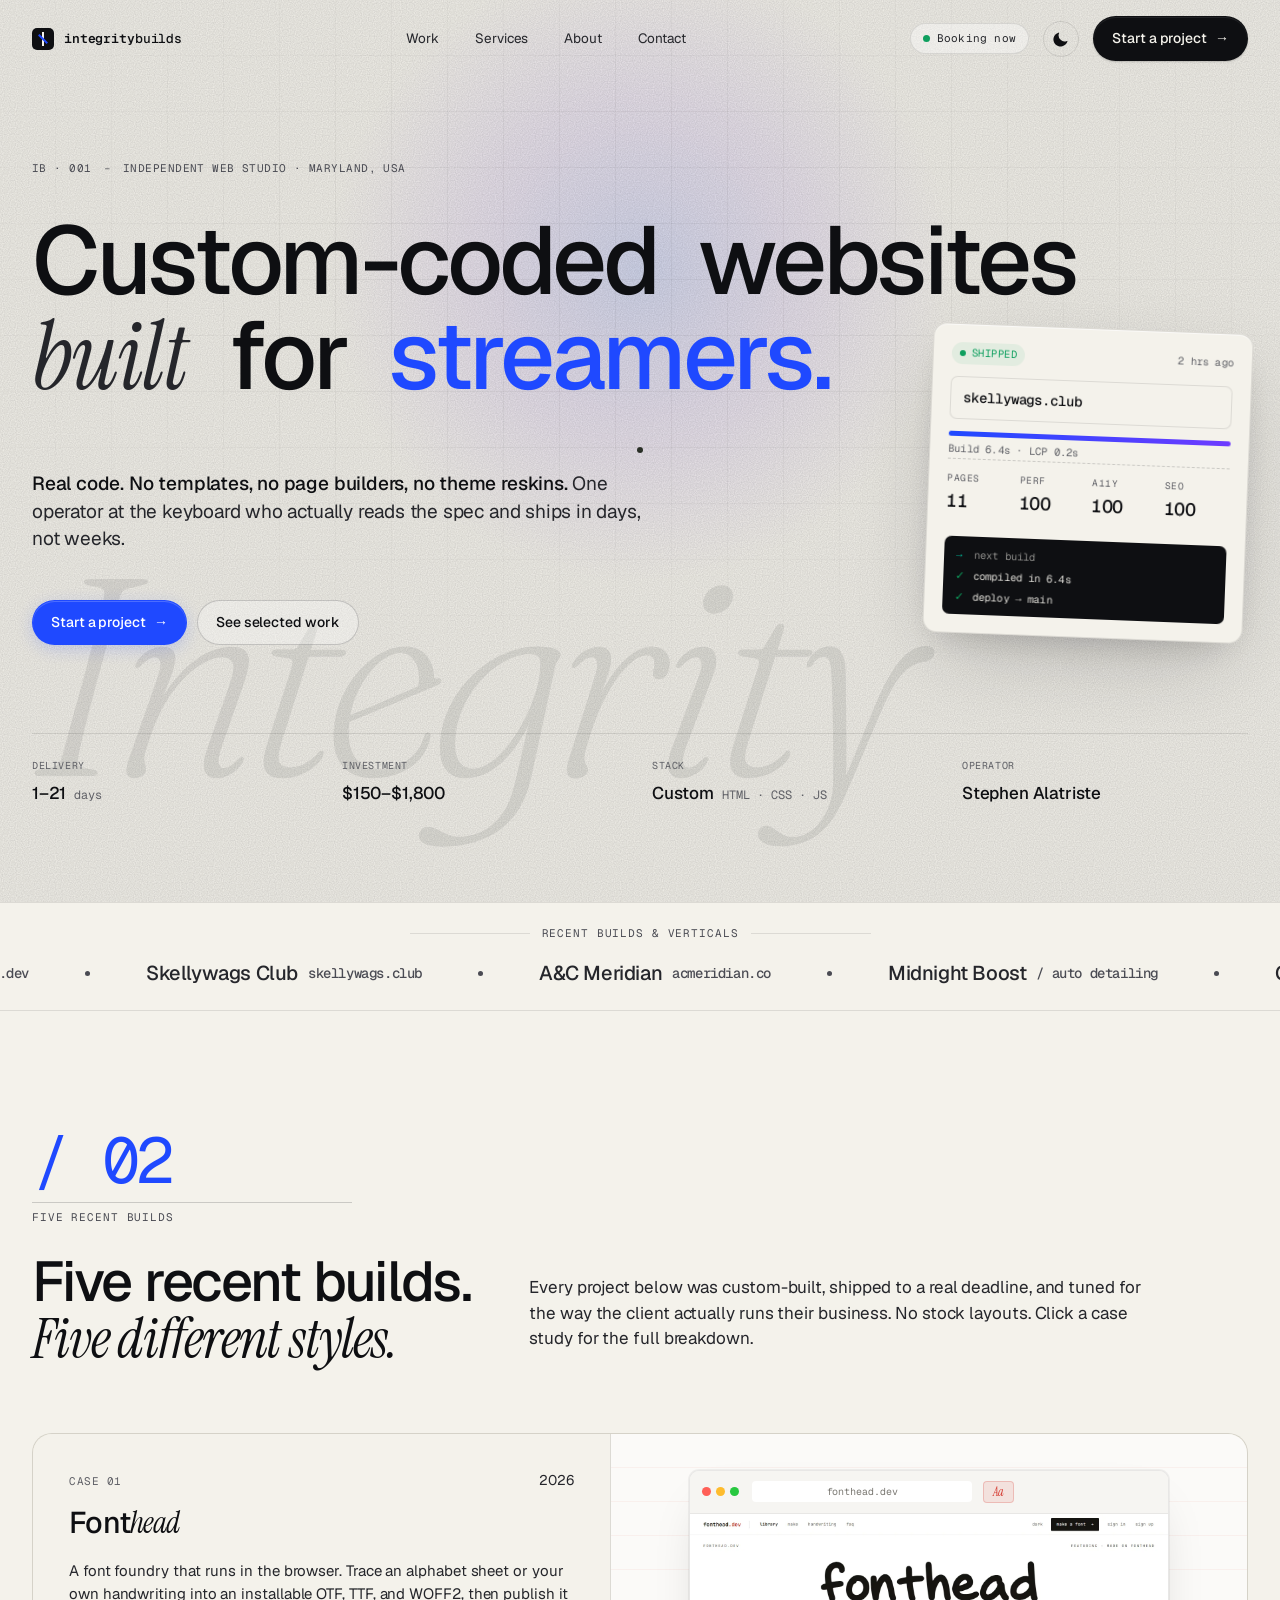
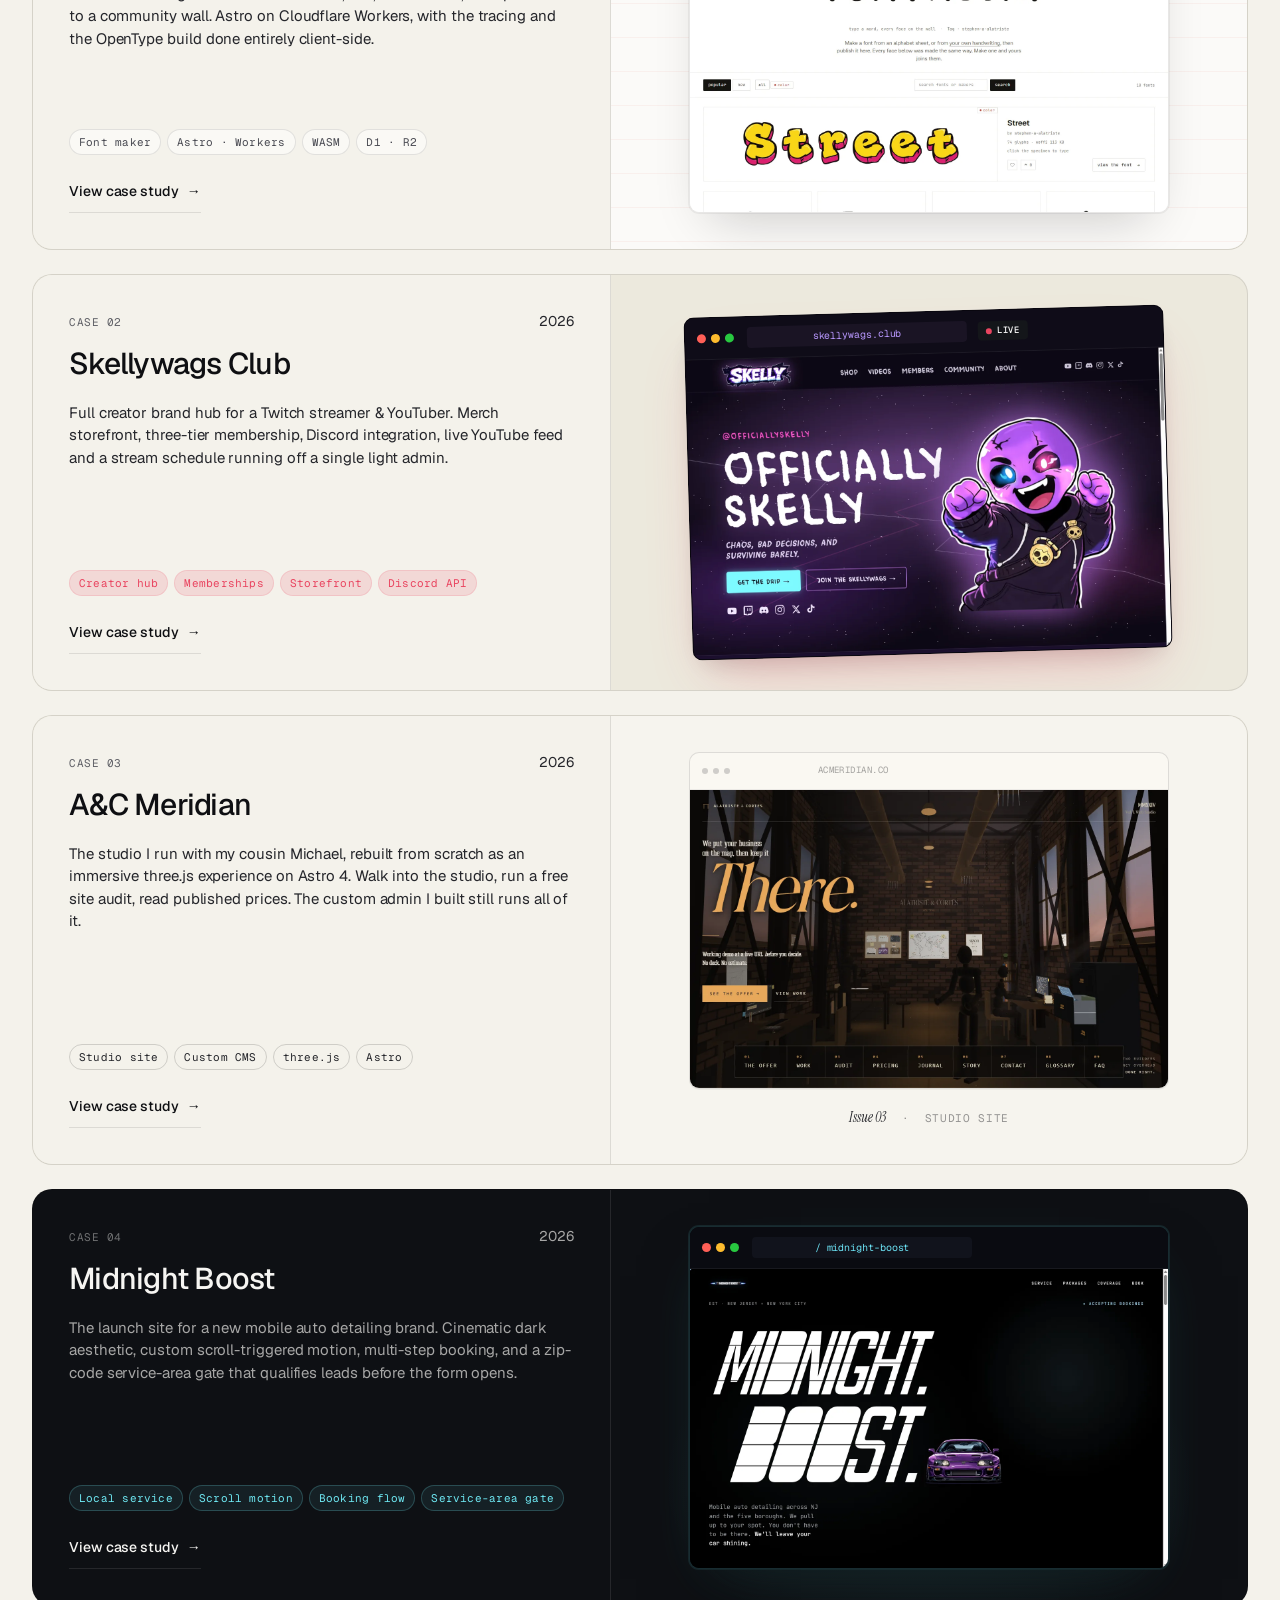
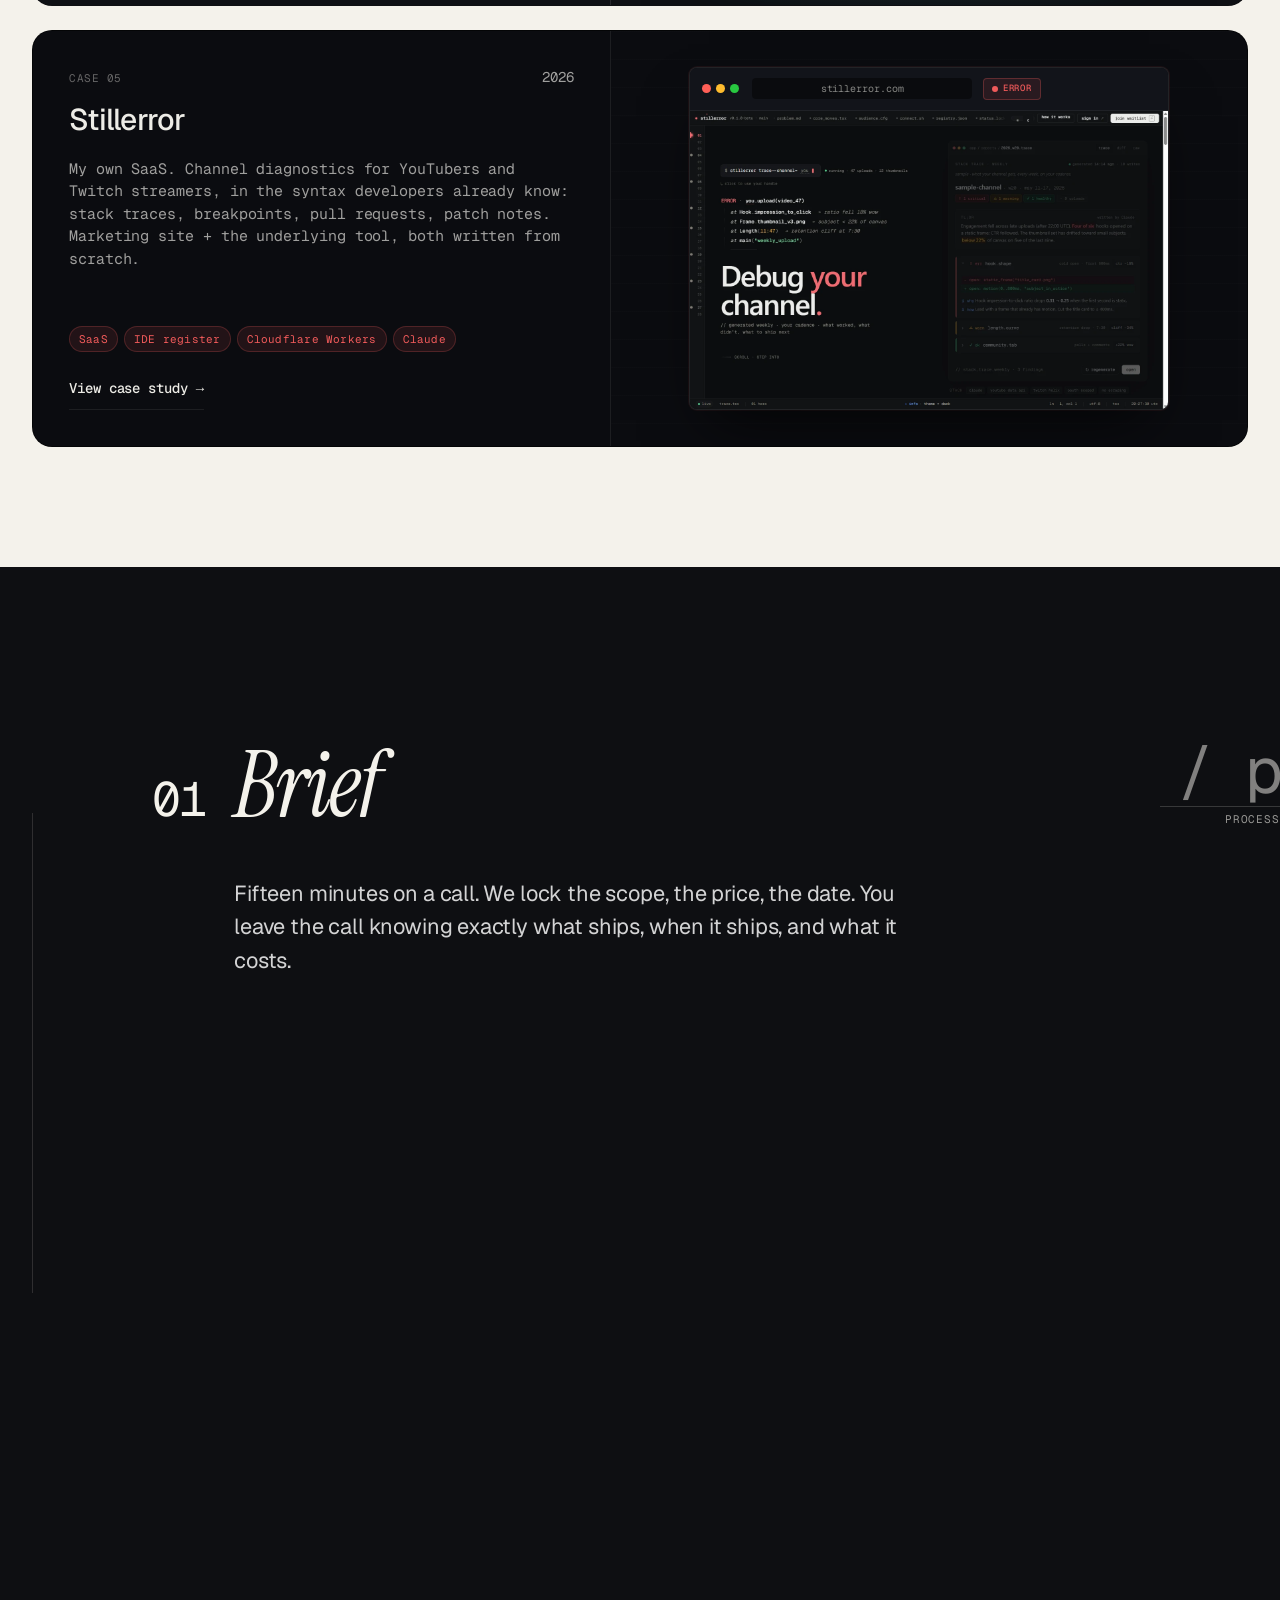
<file: index.html>
<!doctype html>
<html lang="en">
<head>
  <meta charset="utf-8" />
  <meta name="viewport" content="width=device-width, initial-scale=1" />
  <script src="theme-init.js"></script>
  <link rel="icon" href="favicon.svg" type="image/svg+xml" />
  <link rel="icon" href="favicon.ico" sizes="any" />
  <link rel="apple-touch-icon" href="favicon-64.png" />
  <meta name="description" content="Stephen Alatriste. Maryland. Custom-coded websites for content creators and small businesses. No templates. Live in days, not weeks." />
  <link rel="canonical" href="https://integritybuilds.dev/" />
  <meta property="og:type" content="website" />
  <meta property="og:url" content="https://integritybuilds.dev/" />
  <meta property="og:title" content="IntegrityBuilds. Custom-coded websites for creators & small business" />
  <meta property="og:description" content="Stephen Alatriste. Maryland. Custom-coded websites for content creators and small businesses. No templates. Live in days, not weeks." />
  <meta property="og:image" content="https://integritybuilds.dev/images/og/index.jpg" />
  <meta property="og:image:width" content="1200" />
  <meta property="og:image:height" content="630" />
  <meta name="twitter:card" content="summary_large_image" />
  <meta name="twitter:title" content="IntegrityBuilds. Custom-coded websites for creators & small business" />
  <meta name="twitter:description" content="Stephen Alatriste. Maryland. Custom-coded websites for content creators and small businesses. No templates. Live in days, not weeks." />
  <meta name="twitter:image" content="https://integritybuilds.dev/images/og/index.jpg" />
  <title>IntegrityBuilds. Custom-coded websites for creators &amp; small business</title>
  <link rel="preload" as="font" type="font/woff2" crossorigin href="vendor/fonts/geist-latin.woff2" />
  <link rel="stylesheet" href="styles.css?v=__BUILD__" />
  <script src="vendor/lenis-1.1.13.min.js" defer></script>
  <script type="application/ld+json">
  {
    "@context": "https://schema.org",
    "@graph": [
      {
        "@type": "Person",
        "@id": "https://integritybuilds.dev/#stephen",
        "name": "Stephen Alatriste",
        "jobTitle": "Founder, IntegrityBuilds",
        "url": "https://integritybuilds.dev/",
        "email": "stephenalatriste@integritybuilds.dev",
        "address": { "@type": "PostalAddress", "addressRegion": "MD", "addressCountry": "US" },
        "knowsAbout": ["Web development", "HTML", "CSS", "JavaScript", "Custom websites", "Creator economy", "Local business websites"],
        "sameAs": [
          "https://www.fiverr.com/integritybuilds",
          "https://www.upwork.com/freelancers/stephena125"
        ]
      },
      {
        "@type": ["ProfessionalService", "Organization"],
        "@id": "https://integritybuilds.dev/#studio",
        "name": "IntegrityBuilds",
        "url": "https://integritybuilds.dev/",
        "logo": "https://integritybuilds.dev/favicon-64.png",
        "image": "https://integritybuilds.dev/images/og/index.jpg",
        "founder": { "@id": "https://integritybuilds.dev/#stephen" },
        "areaServed": "Worldwide",
        "priceRange": "$150-$1,800",
        "description": "Custom-coded websites for content creators and small businesses. No templates, no page builders.",
        "contactPoint": {
          "@type": "ContactPoint",
          "contactType": "customer service",
          "email": "stephenalatriste@integritybuilds.dev",
          "availableLanguage": ["en"]
        },
        "sameAs": [
          "https://www.fiverr.com/integritybuilds",
          "https://www.upwork.com/freelancers/stephena125"
        ],
        "hasOfferCatalog": {
          "@type": "OfferCatalog",
          "name": "Website services",
          "itemListElement": [
            { "@type": "Offer", "itemOffered": { "@type": "Service", "name": "Landing Page", "serviceType": "Landing page design and development", "provider": { "@id": "https://integritybuilds.dev/#studio" } }, "priceSpecification": { "@type": "PriceSpecification", "minPrice": 150, "maxPrice": 400, "priceCurrency": "USD" } },
            { "@type": "Offer", "itemOffered": { "@type": "Service", "name": "Small Business Site", "serviceType": "Small business website design and development", "provider": { "@id": "https://integritybuilds.dev/#studio" } }, "priceSpecification": { "@type": "PriceSpecification", "minPrice": 400, "maxPrice": 900, "priceCurrency": "USD" } },
            { "@type": "Offer", "itemOffered": { "@type": "Service", "name": "Creator Brand Hub", "serviceType": "Creator brand hub design and development", "provider": { "@id": "https://integritybuilds.dev/#studio" } }, "priceSpecification": { "@type": "PriceSpecification", "minPrice": 900, "maxPrice": 1800, "priceCurrency": "USD" } }
          ]
        }
      }
    ]
  }
  </script>
</head>
<body>

  <a href="#work" class="skip-to-content">Skip to content</a>
  <!-- ================== NAV ================== -->
  <nav class="nav">
    <div class="wrap nav-inner">
      <a class="brand" href="index.html" aria-label="IntegrityBuilds home">
        <span class="brand-mark" aria-hidden="true"></span>
        <span class="brand-name"><b>integrity</b>builds</span>
      </a>
      <div class="nav-links">
        <a href="#work">Work</a>
        <a href="#services">Services</a>
        <a href="#about">About</a>
        <a href="#contact">Contact</a>
      </div>
      <div class="nav-right">
        <span class="status-pill"><span class="status-dot"></span> Booking now</span>
        <button type="button" class="theme-toggle" data-theme-toggle aria-label="Toggle dark mode" title="Toggle dark mode">
          <svg class="theme-icon theme-icon-sun" viewBox="0 0 24 24" width="18" height="18" aria-hidden="true">
            <circle cx="12" cy="12" r="4" fill="currentColor" />
            <g stroke="currentColor" stroke-width="1.6" stroke-linecap="round">
              <line x1="12" y1="2" x2="12" y2="5" />
              <line x1="12" y1="19" x2="12" y2="22" />
              <line x1="2" y1="12" x2="5" y2="12" />
              <line x1="19" y1="12" x2="22" y2="12" />
              <line x1="4.5" y1="4.5" x2="6.6" y2="6.6" />
              <line x1="17.4" y1="17.4" x2="19.5" y2="19.5" />
              <line x1="4.5" y1="19.5" x2="6.6" y2="17.4" />
              <line x1="17.4" y1="6.6" x2="19.5" y2="4.5" />
            </g>
          </svg>
          <svg class="theme-icon theme-icon-moon" viewBox="0 0 24 24" width="18" height="18" aria-hidden="true">
            <path d="M20 14.5A8 8 0 0 1 9.5 4a0.5 0.5 0 0 0-0.8-0.5A9.5 9.5 0 1 0 20.5 15.3a0.5 0.5 0 0 0-0.5-0.8z" fill="currentColor" />
          </svg>
        </button>
        <a href="#contact" class="btn btn-primary">Start a project <span class="arrow">→</span></a>
      </div>
    </div>
  </nav>

  <main>

  <!-- ================== HERO ================== -->
  <header class="hero">
    <div class="hero-grid" aria-hidden="true"></div>
    <div class="hero-aurora" aria-hidden="true"></div>
    <div class="hero-noise" aria-hidden="true"></div>
    <div class="hero-mark" aria-hidden="true">Integrity</div>

    <div class="wrap hero-inner">
      <div class="hero-top-row">
        <span class="mono">IB · 001</span>
        <span class="mono" style="color:var(--mute)">–</span>
        <span class="mono">Independent web studio · Maryland, USA</span>
      </div>

      <h1 class="hero-h1 kinetic-reveal">
        <span class="kw lede-stress">Custom-coded</span>
        <span class="kw">websites</span>
        <span class="kw"><span class="serif-italic">built</span></span>
        <span class="kw">for</span>
        <span class="kw word-cycle" aria-live="polite">
          <span class="cycle-track">
            <span class="cw">creators.</span>
            <span class="cw">streamers.</span>
            <span class="cw">trades.</span>
            <span class="cw">retailers.</span>
            <span class="cw">founders.</span>
            <span class="cw">shops.</span>
          </span>
        </span>
      </h1>

      <!-- floating product card - Stripe-style hero composition -->
      <aside class="ship-card" aria-hidden="true">
        <div class="ship-card-head">
          <span class="ship-live"><span class="ship-dot"></span> Shipped</span>
          <span class="ship-time">2 hrs ago</span>
        </div>
        <div class="ship-card-url">skellywags.club</div>
        <div class="ship-bar">
          <div class="ship-bar-fill"></div>
          <span class="ship-bar-label">Build 6.4s · LCP 0.2s</span>
        </div>
        <div class="ship-card-foot">
          <div class="ship-stat"><span class="ship-stat-k">Pages</span><span class="ship-stat-v">11</span></div>
          <div class="ship-stat"><span class="ship-stat-k">Perf</span><span class="ship-stat-v">100</span></div>
          <div class="ship-stat"><span class="ship-stat-k">A11y</span><span class="ship-stat-v">100</span></div>
          <div class="ship-stat"><span class="ship-stat-k">SEO</span><span class="ship-stat-v">100</span></div>
        </div>
        <div class="ship-card-log">
          <span class="log-line"><span class="log-tag">→</span> next build</span>
          <span class="log-line ok"><span class="log-tag">✓</span> compiled in 6.4s</span>
          <span class="log-line ok"><span class="log-tag">✓</span> deploy → main</span>
        </div>
      </aside>

      <div class="hero-sub-row">
        <p class="hero-sub">
          <b>Real code. No templates, no page builders, no theme reskins.</b>
          One operator at the keyboard who actually reads the spec and ships in days, not weeks.
        </p>
        <div class="hero-ctas">
          <a class="btn btn-accent" href="#contact">Start a project <span class="arrow">→</span></a>
          <a class="btn btn-ghost" href="#work">See selected work</a>
        </div>
      </div>

      <div class="hero-meta">
        <div class="hero-meta-cell">
          <span class="mono-tiny">Delivery</span>
          <div class="v">1–21 <small>days</small></div>
        </div>
        <div class="hero-meta-cell">
          <span class="mono-tiny">Investment</span>
          <div class="v">$150–$1,800</div>
        </div>
        <div class="hero-meta-cell">
          <span class="mono-tiny">Stack</span>
          <div class="v">Custom <small>HTML · CSS · JS</small></div>
        </div>
        <div class="hero-meta-cell">
          <span class="mono-tiny">Operator</span>
          <div class="v">Stephen Alatriste</div>
        </div>
      </div>
    </div>
  </header>

  <!-- ================== MARQUEE / TRUST ================== -->
  <section class="marquee-section">
    <div class="wrap">
      <div class="label">Recent builds &amp; verticals</div>
    </div>
    <div class="marquee">
      <span class="marquee-item">Fonthead <span class="domain">fonthead.dev</span></span>
      <span class="marquee-item"><span class="dot"></span></span>
      <span class="marquee-item">Skellywags Club <span class="domain">skellywags.club</span></span>
      <span class="marquee-item"><span class="dot"></span></span>
      <span class="marquee-item">A&amp;C Meridian <span class="domain">acmeridian.co</span></span>
      <span class="marquee-item"><span class="dot"></span></span>
      <span class="marquee-item">Midnight Boost <span class="domain">/ auto detailing</span></span>
      <span class="marquee-item"><span class="dot"></span></span>
      <span class="marquee-item">Creator brand hubs</span>
      <span class="marquee-item"><span class="dot"></span></span>
      <span class="marquee-item">SaaS landing pages</span>
      <span class="marquee-item"><span class="dot"></span></span>
      <span class="marquee-item">Local service businesses</span>
      <span class="marquee-item"><span class="dot"></span></span>
      <!-- duplicate for seamless loop -->
      <span class="marquee-item">Fonthead <span class="domain">fonthead.dev</span></span>
      <span class="marquee-item"><span class="dot"></span></span>
      <span class="marquee-item">Skellywags Club <span class="domain">skellywags.club</span></span>
      <span class="marquee-item"><span class="dot"></span></span>
      <span class="marquee-item">A&amp;C Meridian <span class="domain">acmeridian.co</span></span>
      <span class="marquee-item"><span class="dot"></span></span>
      <span class="marquee-item">Midnight Boost <span class="domain">/ auto detailing</span></span>
      <span class="marquee-item"><span class="dot"></span></span>
      <span class="marquee-item">Creator brand hubs</span>
      <span class="marquee-item"><span class="dot"></span></span>
      <span class="marquee-item">SaaS landing pages</span>
      <span class="marquee-item"><span class="dot"></span></span>
      <span class="marquee-item">Local service businesses</span>
      <span class="marquee-item"><span class="dot"></span></span>
    </div>
  </section>

  <!-- ================== SELECTED WORK ================== -->
  <section class="section" id="work">
    <div class="wrap">
      <div class="section-head reveal">
        <div>
          <div class="section-eyebrow">
            <span class="num">/ 02</span>
            <span class="lbl">Five recent builds</span>
          </div>
          <h2>Five recent builds. <span class="serif-italic">Five different styles.</span></h2>
        </div>
        <p class="section-desc">
          Every project below was custom-built, shipped to a real deadline, and tuned for the way the
          client actually runs their business. No stock layouts. Click a case study for the full breakdown.
        </p>
      </div>

      <div class="work-grid">
        <!-- Fonthead -->
        <a href="work/fonthead.html" class="work-card work-card-fonthead reveal">
          <div class="work-card-meta">
            <div class="work-card-row">
              <span class="k">Case 01</span>
              <span class="v">2026</span>
            </div>
            <h3 class="work-card-title">Font<span class="serif-italic">head</span></h3>
            <p class="work-card-summary">
              A font foundry that runs in the browser. Trace an alphabet sheet or your own
              handwriting into an installable OTF, TTF, and WOFF2, then publish it to a
              community wall. Astro on Cloudflare Workers, with the tracing and the OpenType
              build done entirely client-side.
            </p>
            <div class="work-tags">
              <span class="work-tag">Font maker</span>
              <span class="work-tag">Astro · Workers</span>
              <span class="work-tag">WASM</span>
              <span class="work-tag">D1 · R2</span>
            </div>
            <span class="work-card-link">View case study <span class="arrow">→</span></span>
          </div>
          <div class="work-card-preview">
            <div class="preview-window preview-fonthead has-image">
              <div class="preview-chrome">
                <span class="dot"></span><span class="dot"></span><span class="dot"></span>
                <span class="url">fonthead.dev</span>
                <span class="chrome-pill chrome-pill-spec">Aa</span>
              </div>
              <div class="preview-body">
                <img src="images/work/fonthead.webp" alt="Fonthead community font library home page" loading="eager" decoding="async" fetchpriority="high" width="1440" height="900" />
              </div>
            </div>
          </div>
        </a>

        <!-- Skellywags -->
        <a href="work/skellywags.html" class="work-card work-card-skelly reveal">
          <div class="work-card-meta">
            <div class="work-card-row">
              <span class="k">Case 02</span>
              <span class="v">2026</span>
            </div>
            <h3 class="work-card-title">Skellywags Club</h3>
            <p class="work-card-summary">
              Full creator brand hub for a Twitch streamer &amp; YouTuber. Merch storefront,
              three-tier membership, Discord integration, live YouTube feed and a stream
              schedule running off a single light admin.
            </p>
            <div class="work-tags">
              <span class="work-tag">Creator hub</span>
              <span class="work-tag">Memberships</span>
              <span class="work-tag">Storefront</span>
              <span class="work-tag">Discord API</span>
            </div>
            <span class="work-card-link">View case study <span class="arrow">→</span></span>
          </div>
          <div class="work-card-preview">
            <div class="preview-window preview-skelly has-image">
              <div class="preview-chrome">
                <span class="dot"></span><span class="dot"></span><span class="dot"></span>
                <span class="url">skellywags.club</span>
                <span class="chrome-pill chrome-pill-live"><span class="chrome-pill-dot"></span>LIVE</span>
              </div>
              <div class="preview-body">
                <img src="images/work/skellywags.webp" alt="Skellywags Club home page" loading="lazy" decoding="async" width="1440" height="900" />
              </div>
            </div>
          </div>
        </a>

        <!-- A&C Meridian -->
        <a href="work/acmeridian.html" class="work-card work-card-meridian reveal">
          <div class="work-card-meta">
            <div class="work-card-row">
              <span class="k">Case 03</span>
              <span class="v">2026</span>
            </div>
            <h3 class="work-card-title">A&amp;C Meridian</h3>
            <p class="work-card-summary">
              The studio I run with my cousin Michael, rebuilt from scratch as an immersive
              three.js experience on Astro 4. Walk into the studio, run a free site audit, read
              published prices. The custom admin I built still runs all of it.
            </p>
            <div class="work-tags">
              <span class="work-tag">Studio site</span>
              <span class="work-tag">Custom CMS</span>
              <span class="work-tag">three.js</span>
              <span class="work-tag">Astro</span>
            </div>
            <span class="work-card-link">View case study <span class="arrow">→</span></span>
          </div>
          <div class="work-card-preview">
            <div class="preview-window preview-meridian has-image">
              <div class="preview-chrome">
                <span class="dot"></span><span class="dot"></span><span class="dot"></span>
                <span class="url">acmeridian.co</span>
              </div>
              <div class="preview-body">
                <img src="images/work/acmeridian.webp" alt="A&amp;C Meridian home page" loading="lazy" decoding="async" width="1440" height="900" />
              </div>
            </div>
            <p class="preview-caption"><span class="serif-italic">Issue 03</span> &nbsp;·&nbsp; Studio site</p>
          </div>
        </a>

        <!-- Midnight Boost -->
        <a href="work/midnight-boost.html" class="work-card work-card-midnight reveal">
          <div class="work-card-meta">
            <div class="work-card-row">
              <span class="k">Case 04</span>
              <span class="v">2026</span>
            </div>
            <h3 class="work-card-title">Midnight Boost</h3>
            <p class="work-card-summary">
              The launch site for a new mobile auto detailing brand. Cinematic dark
              aesthetic, custom scroll-triggered motion, multi-step booking, and a
              zip-code service-area gate that qualifies leads before the form opens.
            </p>
            <div class="work-tags">
              <span class="work-tag">Local service</span>
              <span class="work-tag">Scroll motion</span>
              <span class="work-tag">Booking flow</span>
              <span class="work-tag">Service-area gate</span>
            </div>
            <span class="work-card-link">View case study <span class="arrow">→</span></span>
          </div>
          <div class="work-card-preview">
            <div class="preview-window preview-midnight has-image">
              <div class="preview-chrome">
                <span class="dot"></span><span class="dot"></span><span class="dot"></span>
                <span class="url">/ midnight-boost</span>
              </div>
              <div class="preview-body">
                <img src="images/work/midnight-boost.webp" alt="Midnight Boost mobile auto detailing home page" loading="lazy" decoding="async" width="1440" height="900" />
              </div>
            </div>
          </div>
        </a>

        <!-- Stillerror -->
        <a href="work/stillerror.html" class="work-card work-card-stillerror reveal">
          <div class="work-card-meta">
            <div class="work-card-row">
              <span class="k">Case 05</span>
              <span class="v">2026</span>
            </div>
            <h3 class="work-card-title">Stillerror</h3>
            <p class="work-card-summary">
              My own SaaS. Channel diagnostics for YouTubers and Twitch streamers, in the
              syntax developers already know: stack traces, breakpoints, pull requests,
              patch notes. Marketing site + the underlying tool, both written from scratch.
            </p>
            <div class="work-tags">
              <span class="work-tag">SaaS</span>
              <span class="work-tag">IDE register</span>
              <span class="work-tag">Cloudflare Workers</span>
              <span class="work-tag">Claude</span>
            </div>
            <span class="work-card-link">View case study <span class="arrow">→</span></span>
          </div>
          <div class="work-card-preview">
            <div class="preview-window preview-stillerror has-image">
              <div class="preview-chrome">
                <span class="dot"></span><span class="dot"></span><span class="dot"></span>
                <span class="url">stillerror.com</span>
                <span class="chrome-pill chrome-pill-error"><span class="chrome-pill-dot"></span>ERROR</span>
              </div>
              <div class="preview-body">
                <img src="images/work/stillerror.webp" alt="Stillerror marketing site home page" loading="lazy" decoding="async" width="1440" height="900" />
              </div>
            </div>
          </div>
        </a>
      </div>
    </div>
  </section>

  <!-- ================== PROCESS (scroll-pinned interstitial) ================== -->
  <section class="process" id="process" aria-label="How a project moves from brief to ship">
    <div class="process-pin">
      <div class="wrap process-stage">
        <div class="process-rail" aria-hidden="true">
          <div class="process-rail-thumb"></div>
        </div>
        <div class="process-eyebrow">
          <span class="process-eyebrow-num">/ p</span>
          <span class="process-eyebrow-lbl">Process</span>
        </div>
        <ol class="process-steps">
          <li class="process-step" data-step="1">
            <span class="process-step-num">01</span>
            <h3 class="process-step-label">Brief</h3>
            <p class="process-step-text">Fifteen minutes on a call. We lock the scope, the price, the date. You leave the call knowing exactly what ships, when it ships, and what it costs.</p>
          </li>
          <li class="process-step" data-step="2">
            <span class="process-step-num">02</span>
            <h3 class="process-step-label">Build</h3>
            <p class="process-step-text">One operator at the keyboard. Every line of HTML, CSS, and JavaScript read and written by hand. No delegation, no template reskin, no pattern-matched output.</p>
          </li>
          <li class="process-step" data-step="3">
            <span class="process-step-num">03</span>
            <h3 class="process-step-label">Ship</h3>
            <p class="process-step-text">Days, not weeks. On your domain, in your hosting account, with the source code handed off. You own everything. I'm here when you need me, gone when you don't.</p>
          </li>
        </ol>
      </div>
    </div>
  </section>

  <!-- ================== SERVICES & PRICING ================== -->
  <section class="section" id="services" style="padding-top: 40px;">
    <div class="wrap">
      <div class="section-head reveal">
        <div>
          <div class="section-eyebrow">
            <span class="num">/ 03</span>
            <span class="lbl">Services &amp; pricing</span>
          </div>
          <h2>Three tiers. Fixed scope. Predictable delivery.</h2>
        </div>
        <p class="section-desc">
          Pick the tier closest to your project and we'll lock the scope on a 15-minute call.
          Pricing is flat once we agree. No hourly creep, no surprise invoices. Payment is split 50/50:
          half on kickoff, half on launch.
        </p>
      </div>

      <div class="services-grid">
        <!-- Landing -->
        <div class="service-card reveal">
          <div class="service-head">
            <span class="mono-tiny">Tier I</span>
            <div class="service-name">Landing Page</div>
            <div class="service-sub">One-page conversion site for a single product, launch, or campaign.</div>
          </div>
          <div class="price-row">
            <div class="price-amount">$150</div>
            <div class="price-range">– $400</div>
          </div>
          <div class="service-divider"></div>
          <ul class="service-feat">
            <li>Single-page custom build, mobile-first</li>
            <li>Hero, features, social proof, CTA</li>
            <li>Email capture wired to your tool</li>
            <li>Analytics &amp; basic SEO meta</li>
            <li>2 revision rounds included</li>
          </ul>
          <div class="service-foot">
            <span class="service-deliver">↳ 5-day delivery</span>
            <a href="#contact" class="btn btn-ghost">Brief me <span class="arrow">→</span></a>
          </div>
        </div>

        <!-- Small business - featured -->
        <div class="service-card featured reveal" style="--reveal-delay: 80ms">
          <span class="featured-badge">Most booked</span>
          <div class="service-head">
            <span class="mono-tiny">Tier II</span>
            <div class="service-name">Small Business Site</div>
            <div class="service-sub">Multi-page site for service businesses, retailers, contractors.</div>
          </div>
          <div class="price-row">
            <div class="price-amount">$400</div>
            <div class="price-range">– $900</div>
          </div>
          <div class="service-divider"></div>
          <ul class="service-feat">
            <li>3–6 pages, custom design + code</li>
            <li>Contact / booking / quote forms</li>
            <li>Local SEO setup + Google Business sync</li>
            <li>Editable copy blocks (no CMS overhead)</li>
            <li>3 revision rounds included</li>
          </ul>
          <div class="service-foot">
            <span class="service-deliver">↳ 7–14 day delivery</span>
            <a href="#contact" class="btn btn-primary" style="background:var(--paper); color:var(--ink);">Brief me <span class="arrow">→</span></a>
          </div>
        </div>

        <!-- Creator brand hub -->
        <div class="service-card reveal" style="--reveal-delay: 160ms">
          <div class="service-head">
            <span class="mono-tiny">Tier III</span>
            <div class="service-name">Creator Brand Hub</div>
            <div class="service-sub">Full creator ecosystem: merch, members, integrations.</div>
          </div>
          <div class="price-row">
            <div class="price-amount">$900</div>
            <div class="price-range">– $1,800</div>
          </div>
          <div class="service-divider"></div>
          <ul class="service-feat">
            <li>Multi-page custom site with brand system</li>
            <li>Merch storefront + checkout</li>
            <li>Membership tiers + gated content</li>
            <li>Platform integrations (YouTube, Discord, Twitch)</li>
            <li>Unlimited revisions during build window</li>
          </ul>
          <div class="service-foot">
            <span class="service-deliver">↳ 14–21 day delivery</span>
            <a href="#contact" class="btn btn-ghost">Brief me <span class="arrow">→</span></a>
          </div>
        </div>
      </div>
    </div>
  </section>

  <!-- ================== ABOUT ================== -->
  <section class="section" id="about" style="padding-top: 40px;">
    <div class="wrap">
      <div class="section-head reveal">
        <div>
          <div class="section-eyebrow">
            <span class="num">/ 04</span>
            <span class="lbl">About the operator</span>
          </div>
          <h2>One person. Eight years on the web. Zero outsourcing.</h2>
        </div>
        <p class="section-desc">
          When you hire IntegrityBuilds you're not hiring an agency that subcontracts to someone
          in another time zone. You're hiring me, directly. The same person reads your brief, writes
          the code, and answers your messages.
        </p>
      </div>

      <div class="about">
        <div class="about-prose reveal">
          <p>
            I'm Stephen. Based in Maryland, USAF veteran, former intelligence analyst.
            Building websites started as a kid's hobby. <em>I started with templates and
            outgrew them.</em>
          </p>
          <p>
            The intel work taught me to read a brief carefully, ask the right questions, and
            deliver something that actually answers them. Eight years of building on my own taught
            me the rest: how to make a site load fast, how to balance how it looks with how it
            works, and how to handle the unglamorous parts like security, SEO, and deploys without
            breaking anything.
          </p>
          <p>
            <strong>IntegrityBuilds is the studio version of that.</strong> Every site is custom-coded
            for the client. No themes, no page builders, no template reskins. If it ships under my
            name, I wrote it.
          </p>
        </div>

        <aside class="about-card reveal" style="--reveal-delay: 100ms">
          <div class="about-card-head">
            <div class="about-avatar">SA</div>
            <div>
              <div class="about-card-name">Stephen Alatriste</div>
              <div class="about-card-role">Founder · IntegrityBuilds</div>
            </div>
          </div>
          <div class="about-card-rows">
            <div class="about-card-row">
              <span class="k">Based</span>
              <span class="v">Maryland, USA</span>
            </div>
            <div class="about-card-row">
              <span class="k">Experience</span>
              <span class="v accent">8 years on the web</span>
            </div>
            <div class="about-card-row">
              <span class="k">Background</span>
              <span class="v">USAF veteran · intel analyst</span>
            </div>
            <div class="about-card-row">
              <span class="k">Stack</span>
              <span class="v">HTML, CSS, JavaScript</span>
            </div>
            <div class="about-card-row">
              <span class="k">Booking</span>
              <span class="v">Direct &amp; via Fiverr</span>
            </div>
            <div class="about-card-row">
              <span class="k">Status</span>
              <span class="v"><span class="signal">● Booking <span data-current-month>May</span></span></span>
            </div>
          </div>
        </aside>
      </div>
    </div>
  </section>

  <!-- ================== CTA ================== -->
  <section class="cta-section" id="contact">
    <div class="wrap">
      <div class="cta-card reveal">
        <span class="mono">/ 05 · Let's build it</span>
        <h2>Idea? <span class="serif-italic">Let's build it.</span></h2>

        <form class="intake-form" id="intake-form" novalidate>
          <div class="intake-row">
            <label class="intake-field">
              <span class="intake-label">Your name</span>
              <input type="text" name="name" required autocomplete="name" placeholder="First and last" />
            </label>
            <label class="intake-field">
              <span class="intake-label">Email</span>
              <input type="email" name="email" required autocomplete="email" placeholder="you@yourdomain.com" />
            </label>
          </div>

          <label class="intake-field">
            <span class="intake-label">Project type</span>
            <select name="project_type">
              <option value="">Pick the closest match (optional)</option>
              <option value="landing">Tier I · Landing page</option>
              <option value="small-business">Tier II · Small business site</option>
              <option value="creator-hub">Tier III · Creator brand hub</option>
              <option value="other">Something else</option>
            </select>
          </label>

          <label class="intake-field">
            <span class="intake-label">Tell me about the project</span>
            <textarea name="project_brief" required rows="5" placeholder="What is it, who's it for, when do you need it live, anything that would help me read the brief."></textarea>
          </label>

          <div class="intake-row">
            <label class="intake-field">
              <span class="intake-label">First preferred time</span>
              <input type="datetime-local" name="slot_1" required />
            </label>
            <label class="intake-field">
              <span class="intake-label">Second preferred time <small>(optional)</small></span>
              <input type="datetime-local" name="slot_2" />
            </label>
          </div>

          <input type="hidden" name="timezone" id="intake-timezone" />
          <input type="hidden" name="referrer" id="intake-referrer" />

          <!-- Honeypot. Hidden from real users (off-screen + aria-hidden +
               tabindex=-1 + autocomplete off). Bots fill every input they
               find; the server silently drops any submission where this
               field has a value. Replaces Turnstile to keep the console
               clean for visitors who open devtools. -->
          <div class="intake-honeypot" aria-hidden="true">
            <label>
              Website
              <input type="text" name="website" tabindex="-1" autocomplete="off" />
            </label>
          </div>

          <div class="intake-footer">
            <p class="intake-note">
              Submit and I'll reply within 24 hours with a calendar invite for whichever
              slot still works on my end. Direct, one operator, no SaaS scheduling middleman.
            </p>
            <button type="submit" class="btn btn-accent intake-submit">
              <span class="intake-submit-label">Send brief</span>
              <span class="arrow">→</span>
            </button>
          </div>
        </form>

        <div class="intake-success" id="intake-success" hidden>
          <span class="mono">/ Received</span>
          <h3>Got it. <span class="serif-italic">I'll reply within 24 hours.</span></h3>
          <p>
            Your brief landed in my inbox. I'll write back from <b>stephenalatriste@integritybuilds.dev</b>
            with confirmation of one of your preferred times. If you don't see anything within a
            day, check spam, then email me directly.
          </p>
        </div>

        <div class="intake-fallback">
          <span class="l">Or reach out direct</span>
          <a href="mailto:stephenalatriste@integritybuilds.dev">stephenalatriste@integritybuilds.dev</a>
          <span class="l">Or via Fiverr</span>
          <a href="https://www.fiverr.com/integritybuilds" target="_blank" rel="noopener">fiverr.com/integritybuilds</a>
        </div>
      </div>
    </div>
  </section>

  <!-- ================== FOOTER ================== -->
  </main>
  <footer class="footer">
    <div class="wrap">
      <div class="footer-grid">
        <div class="footer-col footer-brand-row">
          <a class="brand" href="index.html" aria-label="IntegrityBuilds home" style="margin-bottom: 8px;">
            <span class="brand-mark" aria-hidden="true"></span>
            <span class="brand-name"><b>integrity</b>builds</span>
          </a>
          <p>Custom-coded websites for content creators and small businesses. Built one at a time, in Maryland.</p>
        </div>
        <div class="footer-col">
          <h3>Studio</h3>
          <a href="#work">Selected work</a>
          <a href="#services">Services</a>
          <a href="#about">About</a>
        </div>
        <div class="footer-col">
          <h3>Case studies</h3>
          <a href="work/fonthead.html">Fonthead</a>
          <a href="work/skellywags.html">Skellywags Club</a>
          <a href="work/acmeridian.html">A&amp;C Meridian</a>
          <a href="work/midnight-boost.html">Midnight Boost</a>
          <a href="work/stillerror.html">Stillerror</a>
        </div>
        <div class="footer-col">
          <h3>Contact</h3>
          <a href="mailto:stephenalatriste@integritybuilds.dev">stephenalatriste@integritybuilds.dev</a>
          <a href="https://www.fiverr.com/integritybuilds" target="_blank" rel="noopener">Fiverr profile ↗</a>
          <a href="/privacy">Privacy</a>
          <span style="color:var(--mute)">Maryland, USA</span>
        </div>
      </div>
      <div class="footer-bottom">
        <span class="mono-tiny">© <span data-year>2026</span> IntegrityBuilds · Stephen Alatriste · All rights reserved</span>
        <span class="mono-tiny">v 1.0 · custom · no templates</span>
      </div>
    </div>
  </footer>

  <script src="main.js?v=__BUILD__"></script>
</body>
</html>
</file>
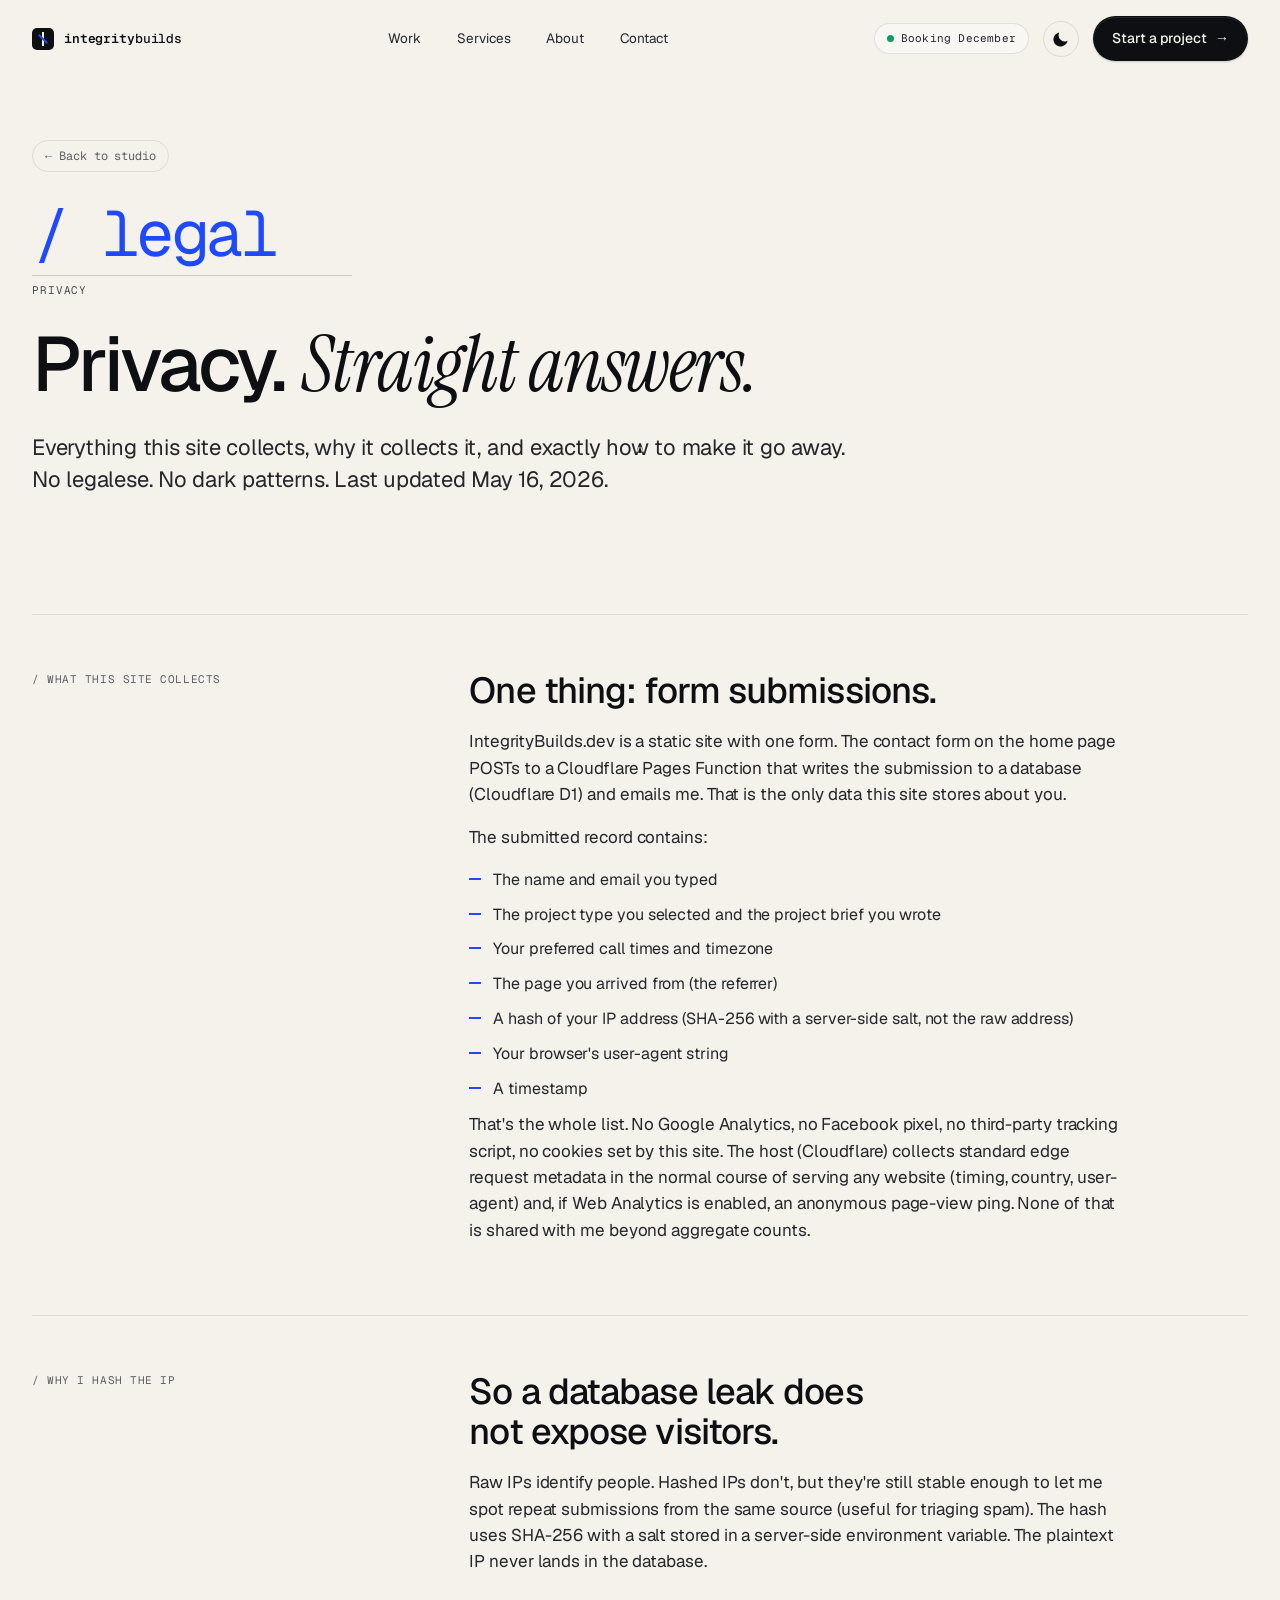
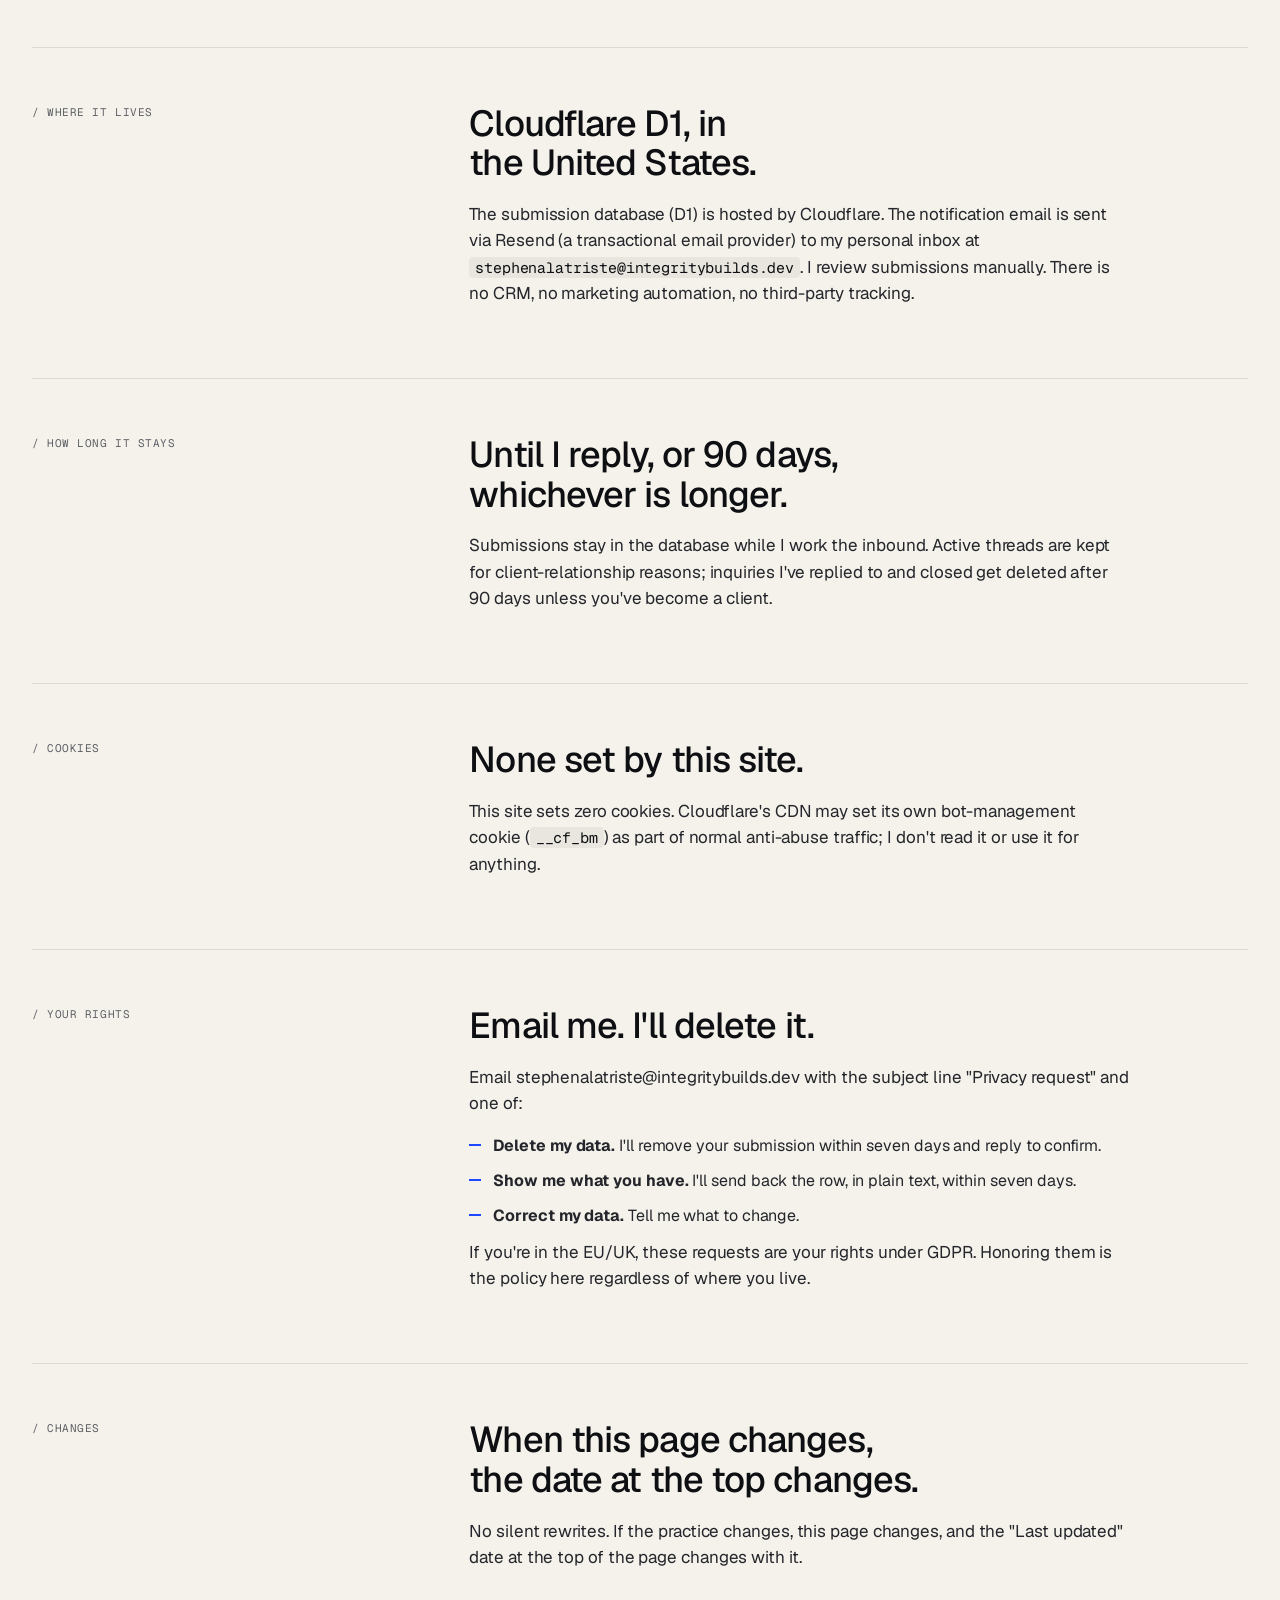
<file: privacy.html>
<!doctype html>
<html lang="en">
<head>
  <meta charset="utf-8" />
  <meta name="viewport" content="width=device-width, initial-scale=1" />
  <script src="theme-init.js"></script>
  <link rel="icon" href="/favicon.svg" type="image/svg+xml" />
  <link rel="icon" href="/favicon.ico" sizes="any" />
  <link rel="apple-touch-icon" href="/favicon-64.png" />
  <title>Privacy · IntegrityBuilds</title>
  <meta name="description" content="What IntegrityBuilds.dev collects when you submit the intake form, why, and how to ask for it to be deleted." />
  <meta name="robots" content="index, follow" />
  <link rel="canonical" href="https://integritybuilds.dev/privacy" />
  <link rel="preload" as="font" type="font/woff2" crossorigin href="/vendor/fonts/geist-latin.woff2" />
  <link rel="stylesheet" href="/styles.css?v=__BUILD__" />
</head>
<body>

  <a href="#privacy-body" class="skip-to-content">Skip to content</a>

  <nav class="nav">
    <div class="wrap nav-inner">
      <a class="brand" href="/" aria-label="IntegrityBuilds home">
        <span class="brand-mark" aria-hidden="true"></span>
        <span class="brand-name"><b>integrity</b>builds</span>
      </a>
      <div class="nav-links">
        <a href="/#work">Work</a>
        <a href="/#services">Services</a>
        <a href="/#about">About</a>
        <a href="/#contact">Contact</a>
      </div>
      <div class="nav-right">
        <span class="status-pill"><span class="status-dot"></span> Booking <span data-current-month>May</span></span>
        <button type="button" class="theme-toggle" data-theme-toggle aria-label="Toggle dark mode" title="Toggle dark mode">
          <svg class="theme-icon theme-icon-sun" viewBox="0 0 24 24" width="18" height="18" aria-hidden="true">
            <circle cx="12" cy="12" r="4" fill="currentColor" />
            <g stroke="currentColor" stroke-width="1.6" stroke-linecap="round">
              <line x1="12" y1="2" x2="12" y2="5" />
              <line x1="12" y1="19" x2="12" y2="22" />
              <line x1="2" y1="12" x2="5" y2="12" />
              <line x1="19" y1="12" x2="22" y2="12" />
              <line x1="4.5" y1="4.5" x2="6.6" y2="6.6" />
              <line x1="17.4" y1="17.4" x2="19.5" y2="19.5" />
              <line x1="4.5" y1="19.5" x2="6.6" y2="17.4" />
              <line x1="17.4" y1="6.6" x2="19.5" y2="4.5" />
            </g>
          </svg>
          <svg class="theme-icon theme-icon-moon" viewBox="0 0 24 24" width="18" height="18" aria-hidden="true">
            <path d="M20 14.5A8 8 0 0 1 9.5 4a0.5 0.5 0 0 0-0.8-0.5A9.5 9.5 0 1 0 20.5 15.3a0.5 0.5 0 0 0-0.5-0.8z" fill="currentColor" />
          </svg>
        </button>
        <a href="/#contact" class="btn btn-primary">Start a project <span class="arrow">→</span></a>
      </div>
    </div>
  </nav>

  <main>

  <header class="cs-hero">
    <div class="wrap">
      <a href="/" class="cs-back">← Back to studio</a>

      <div class="section-eyebrow reveal">
        <span class="num">/ legal</span>
        <span class="lbl">Privacy</span>
      </div>

      <h1 class="cs-h1 reveal" style="--reveal-delay: 60ms">
        Privacy. <span class="serif-italic">Straight answers.</span>
      </h1>
      <p class="cs-lede reveal" style="--reveal-delay: 120ms">
        Everything this site collects, why it collects it, and exactly how to make it go away.
        No legalese. No dark patterns. Last updated <span data-privacy-updated>May 16, 2026</span>.
      </p>
    </div>
  </header>

  <section class="cs-body" id="privacy-body">
    <div class="wrap">

      <div class="cs-block reveal">
        <span class="cs-block-label">/ What this site collects</span>
        <div>
          <h3>One thing: form submissions.</h3>
          <p>
            IntegrityBuilds.dev is a static site with one form. The contact form on the home page
            POSTs to a Cloudflare Pages Function that writes the submission to a database (Cloudflare D1)
            and emails me. That is the only data this site stores about you.
          </p>
          <p>The submitted record contains:</p>
          <ul>
            <li>The name and email you typed</li>
            <li>The project type you selected and the project brief you wrote</li>
            <li>Your preferred call times and timezone</li>
            <li>The page you arrived from (the referrer)</li>
            <li>A hash of your IP address (SHA-256 with a server-side salt, not the raw address)</li>
            <li>Your browser's user-agent string</li>
            <li>A timestamp</li>
          </ul>
          <p>
            That's the whole list. No Google Analytics, no Facebook pixel, no third-party
            tracking script, no cookies set by this site. The host (Cloudflare) collects standard
            edge request metadata in the normal course of serving any website (timing, country,
            user-agent) and, if Web Analytics is enabled, an anonymous page-view ping. None of
            that is shared with me beyond aggregate counts.
          </p>
        </div>
      </div>

      <div class="cs-block reveal">
        <span class="cs-block-label">/ Why I hash the IP</span>
        <div>
          <h3>So a database leak does not expose visitors.</h3>
          <p>
            Raw IPs identify people. Hashed IPs don't, but they're still stable enough to let me
            spot repeat submissions from the same source (useful for triaging spam). The hash uses
            SHA-256 with a salt stored in a server-side environment variable. The plaintext IP
            never lands in the database.
          </p>
        </div>
      </div>

      <div class="cs-block reveal">
        <span class="cs-block-label">/ Where it lives</span>
        <div>
          <h3>Cloudflare D1, in the United States.</h3>
          <p>
            The submission database (D1) is hosted by Cloudflare. The notification email is sent
            via Resend (a transactional email provider) to my personal inbox at
            <code>stephenalatriste@integritybuilds.dev</code>. I review submissions manually. There is no
            CRM, no marketing automation, no third-party tracking.
          </p>
        </div>
      </div>

      <div class="cs-block reveal">
        <span class="cs-block-label">/ How long it stays</span>
        <div>
          <h3>Until I reply, or 90 days, whichever is longer.</h3>
          <p>
            Submissions stay in the database while I work the inbound. Active threads are kept for
            client-relationship reasons; inquiries I've replied to and closed get deleted after 90
            days unless you've become a client.
          </p>
        </div>
      </div>

      <div class="cs-block reveal">
        <span class="cs-block-label">/ Cookies</span>
        <div>
          <h3>None set by this site.</h3>
          <p>
            This site sets zero cookies. Cloudflare's CDN may set its own bot-management cookie
            (<code>__cf_bm</code>) as part of normal anti-abuse traffic; I don't read it or use it
            for anything.
          </p>
        </div>
      </div>

      <div class="cs-block reveal">
        <span class="cs-block-label">/ Your rights</span>
        <div>
          <h3>Email me. I'll delete it.</h3>
          <p>
            Email <a href="mailto:stephenalatriste@integritybuilds.dev?subject=Privacy%20request">stephenalatriste@integritybuilds.dev</a>
            with the subject line "Privacy request" and one of:
          </p>
          <ul>
            <li><b>Delete my data.</b> I'll remove your submission within seven days and reply to confirm.</li>
            <li><b>Show me what you have.</b> I'll send back the row, in plain text, within seven days.</li>
            <li><b>Correct my data.</b> Tell me what to change.</li>
          </ul>
          <p>
            If you're in the EU/UK, these requests are your rights under GDPR. Honoring them is
            the policy here regardless of where you live.
          </p>
        </div>
      </div>

      <div class="cs-block reveal">
        <span class="cs-block-label">/ Changes</span>
        <div>
          <h3>When this page changes, the date at the top changes.</h3>
          <p>
            No silent rewrites. If the practice changes, this page changes, and the
            "Last updated" date at the top of the page changes with it.
          </p>
        </div>
      </div>

    </div>
  </section>

  </main>
  <footer class="footer">
    <div class="wrap">
      <div class="footer-grid">
        <div class="footer-col footer-brand-row">
          <a class="brand" href="/" style="margin-bottom: 8px;">
            <span class="brand-mark" aria-hidden="true"></span>
            <span class="brand-name"><b>integrity</b>builds</span>
          </a>
          <p>Custom-coded websites for content creators and small businesses. Built one at a time, in Maryland.</p>
        </div>
        <div class="footer-col">
          <h3>Studio</h3>
          <a href="/#work">Selected work</a>
          <a href="/#services">Services</a>
          <a href="/#about">About</a>
        </div>
        <div class="footer-col">
          <h3>Case studies</h3>
          <a href="/work/skellywags.html">Skellywags Club</a>
          <a href="/work/acmeridian.html">A&amp;C Meridian</a>
          <a href="/work/midnight-boost.html">Midnight Boost</a>
          <a href="/work/stillerror.html">Stillerror</a>
        </div>
        <div class="footer-col">
          <h3>Contact</h3>
          <a href="mailto:stephenalatriste@integritybuilds.dev">stephenalatriste@integritybuilds.dev</a>
          <a href="https://www.fiverr.com/integritybuilds" target="_blank" rel="noopener">Fiverr profile ↗</a>
          <a href="/privacy">Privacy</a>
          <span style="color:var(--mute)">Maryland, USA</span>
        </div>
      </div>
      <div class="footer-bottom">
        <span class="mono-tiny">© <span data-year>2026</span> IntegrityBuilds · Stephen Alatriste · All rights reserved</span>
        <span class="mono-tiny">v 1.0 · custom · no templates</span>
      </div>
    </div>
  </footer>

  <script src="/main.js?v=__BUILD__"></script>
</body>
</html>
</file>
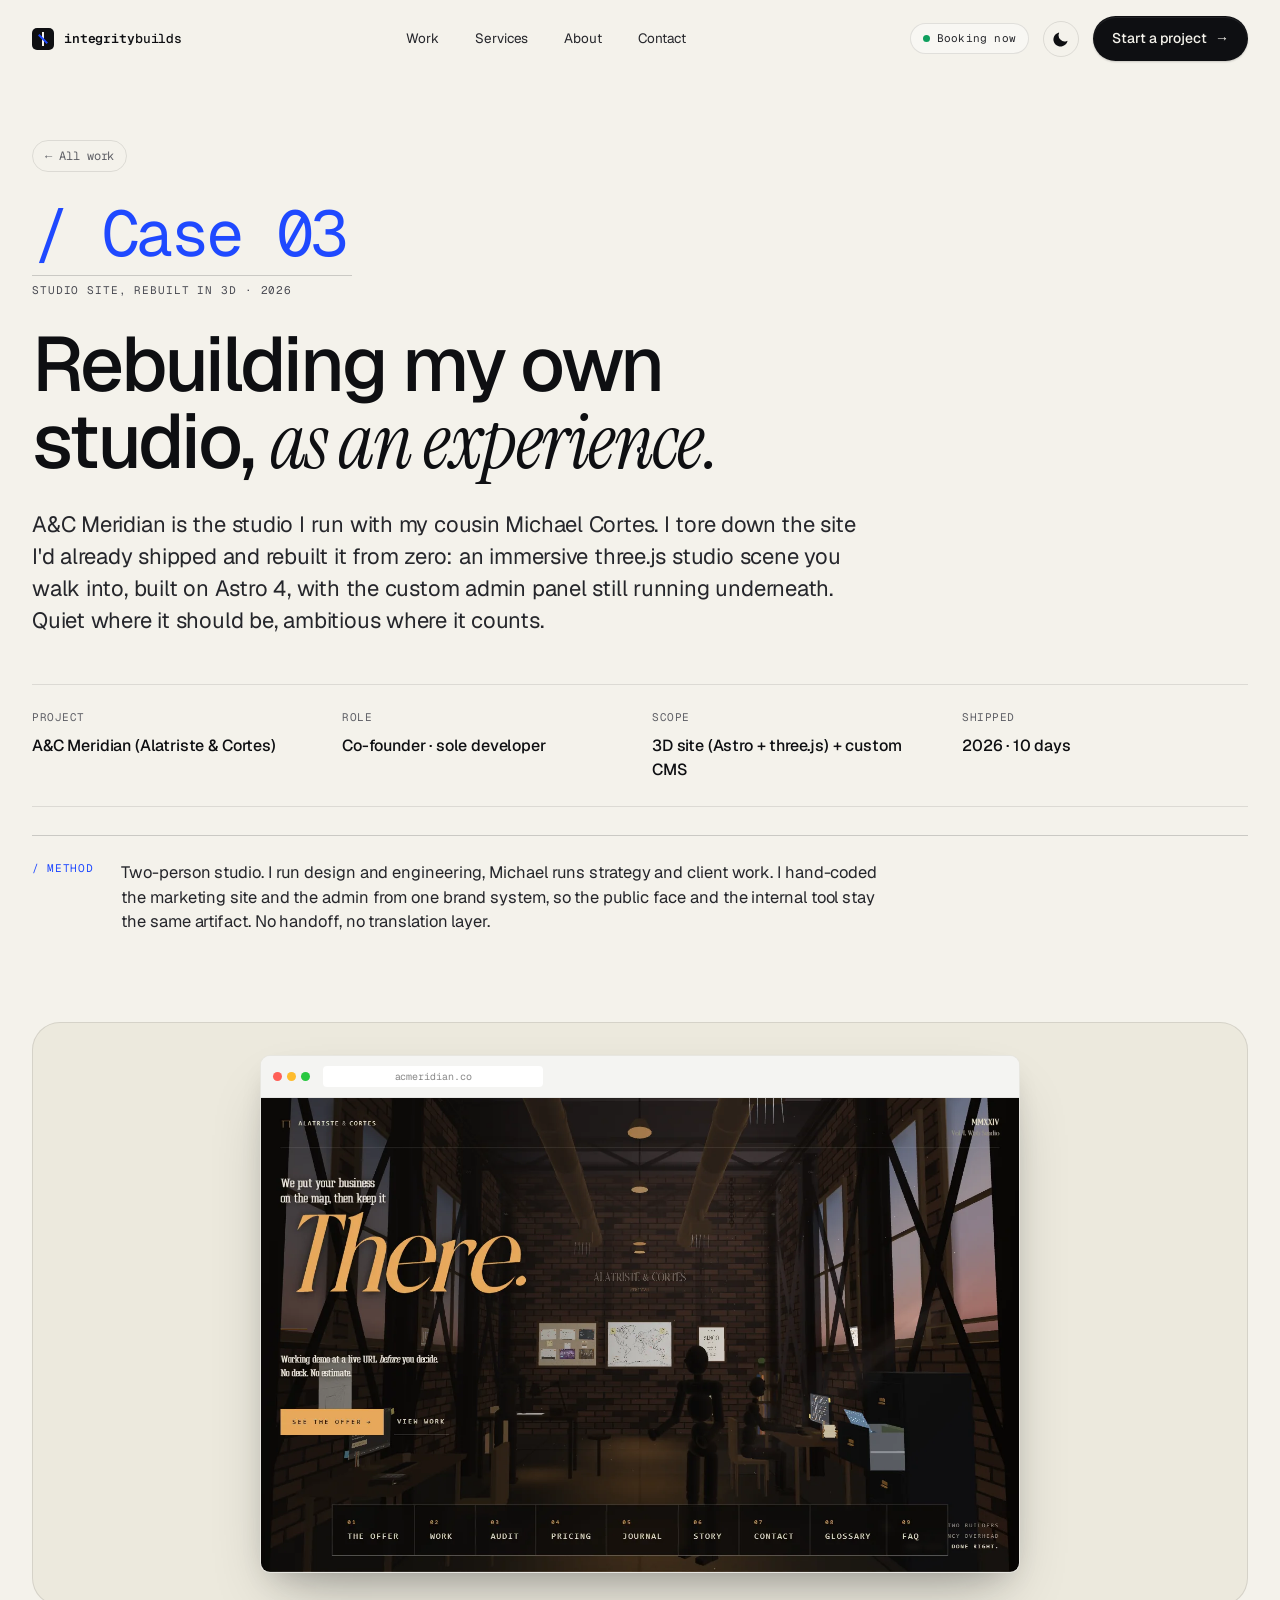
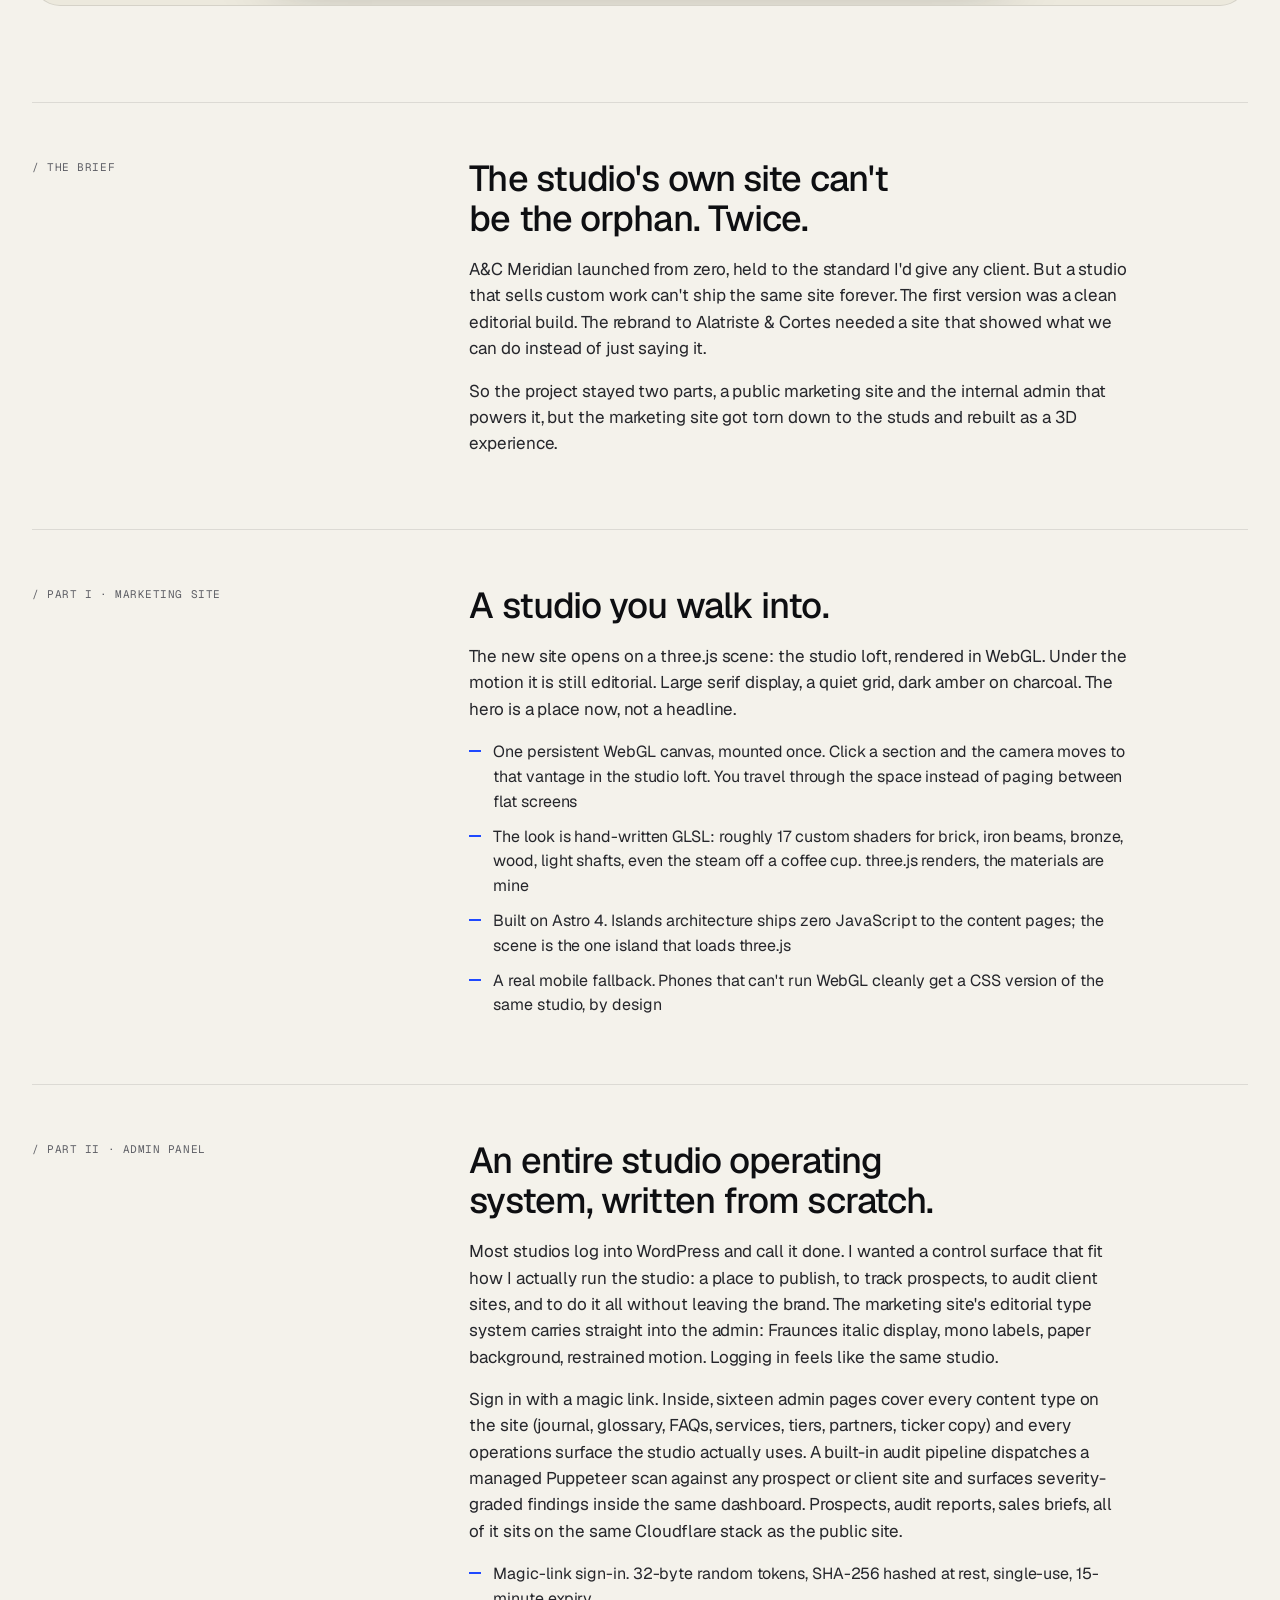
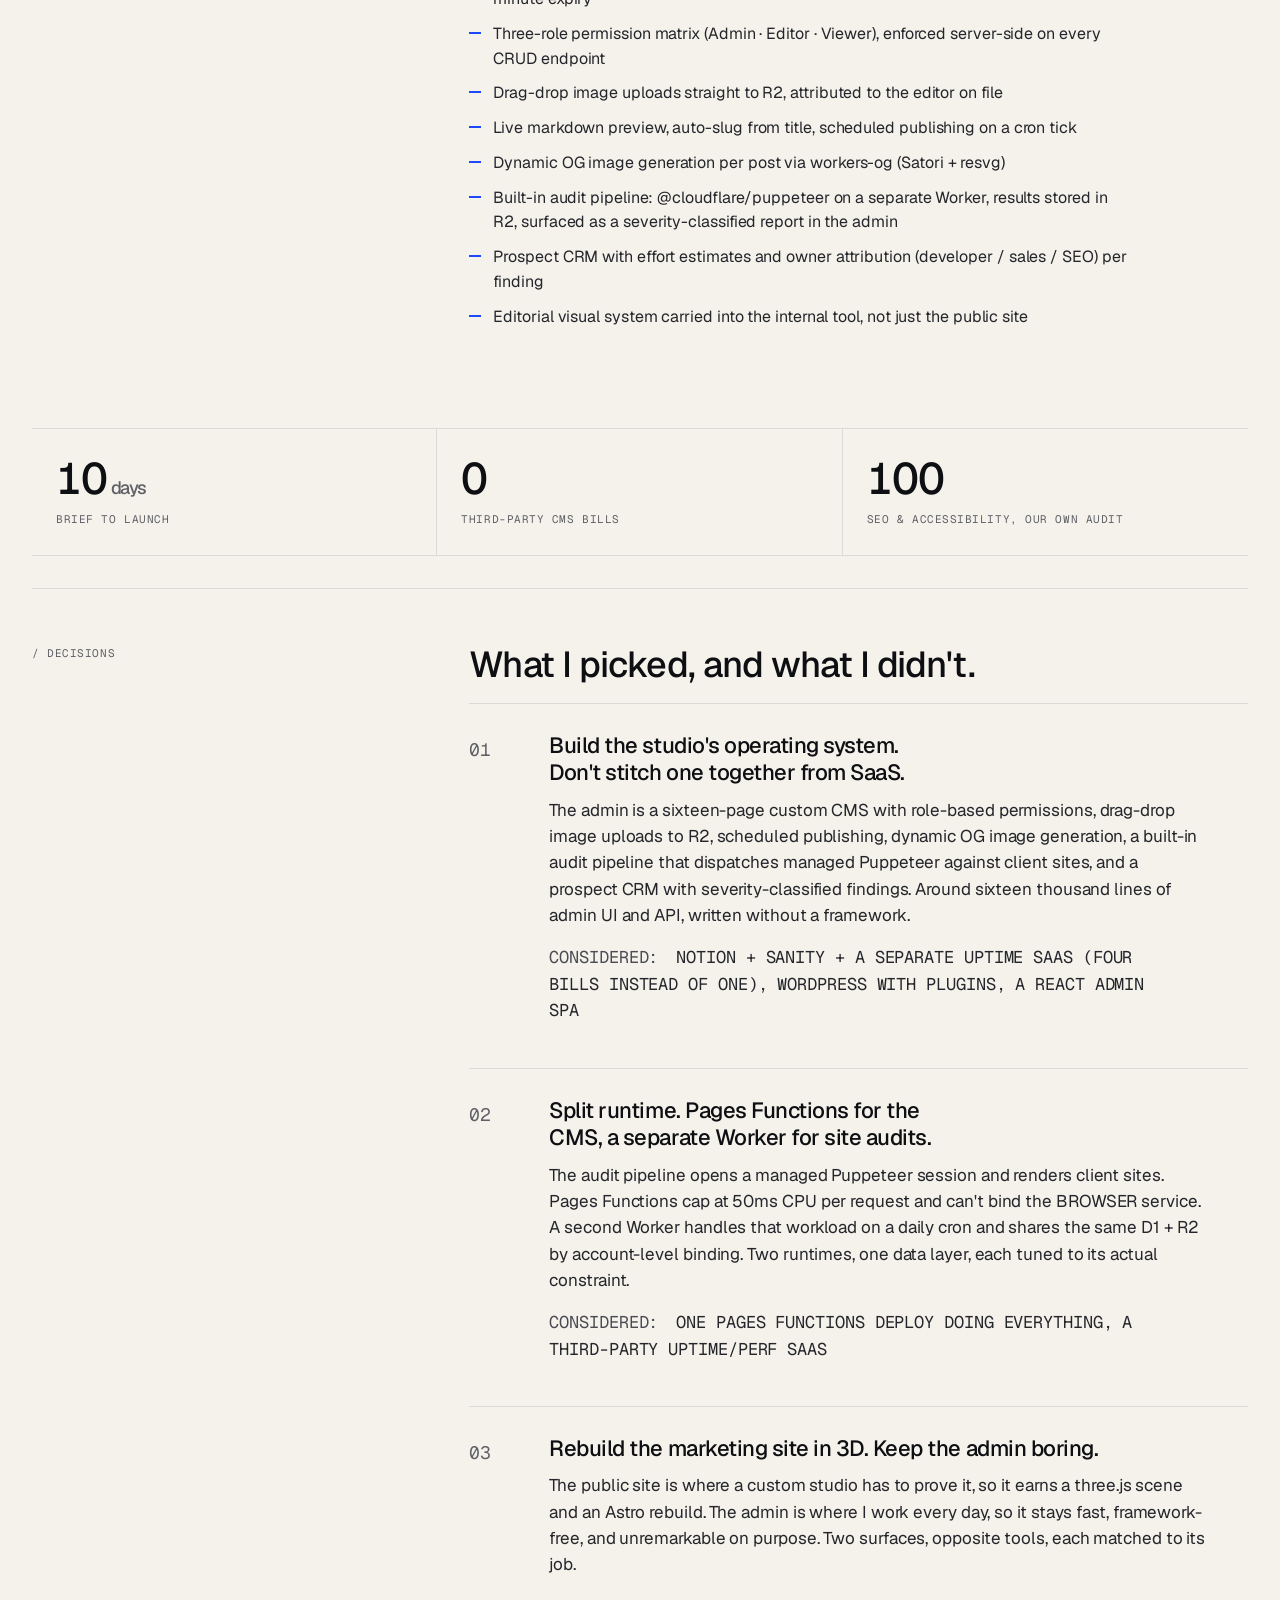
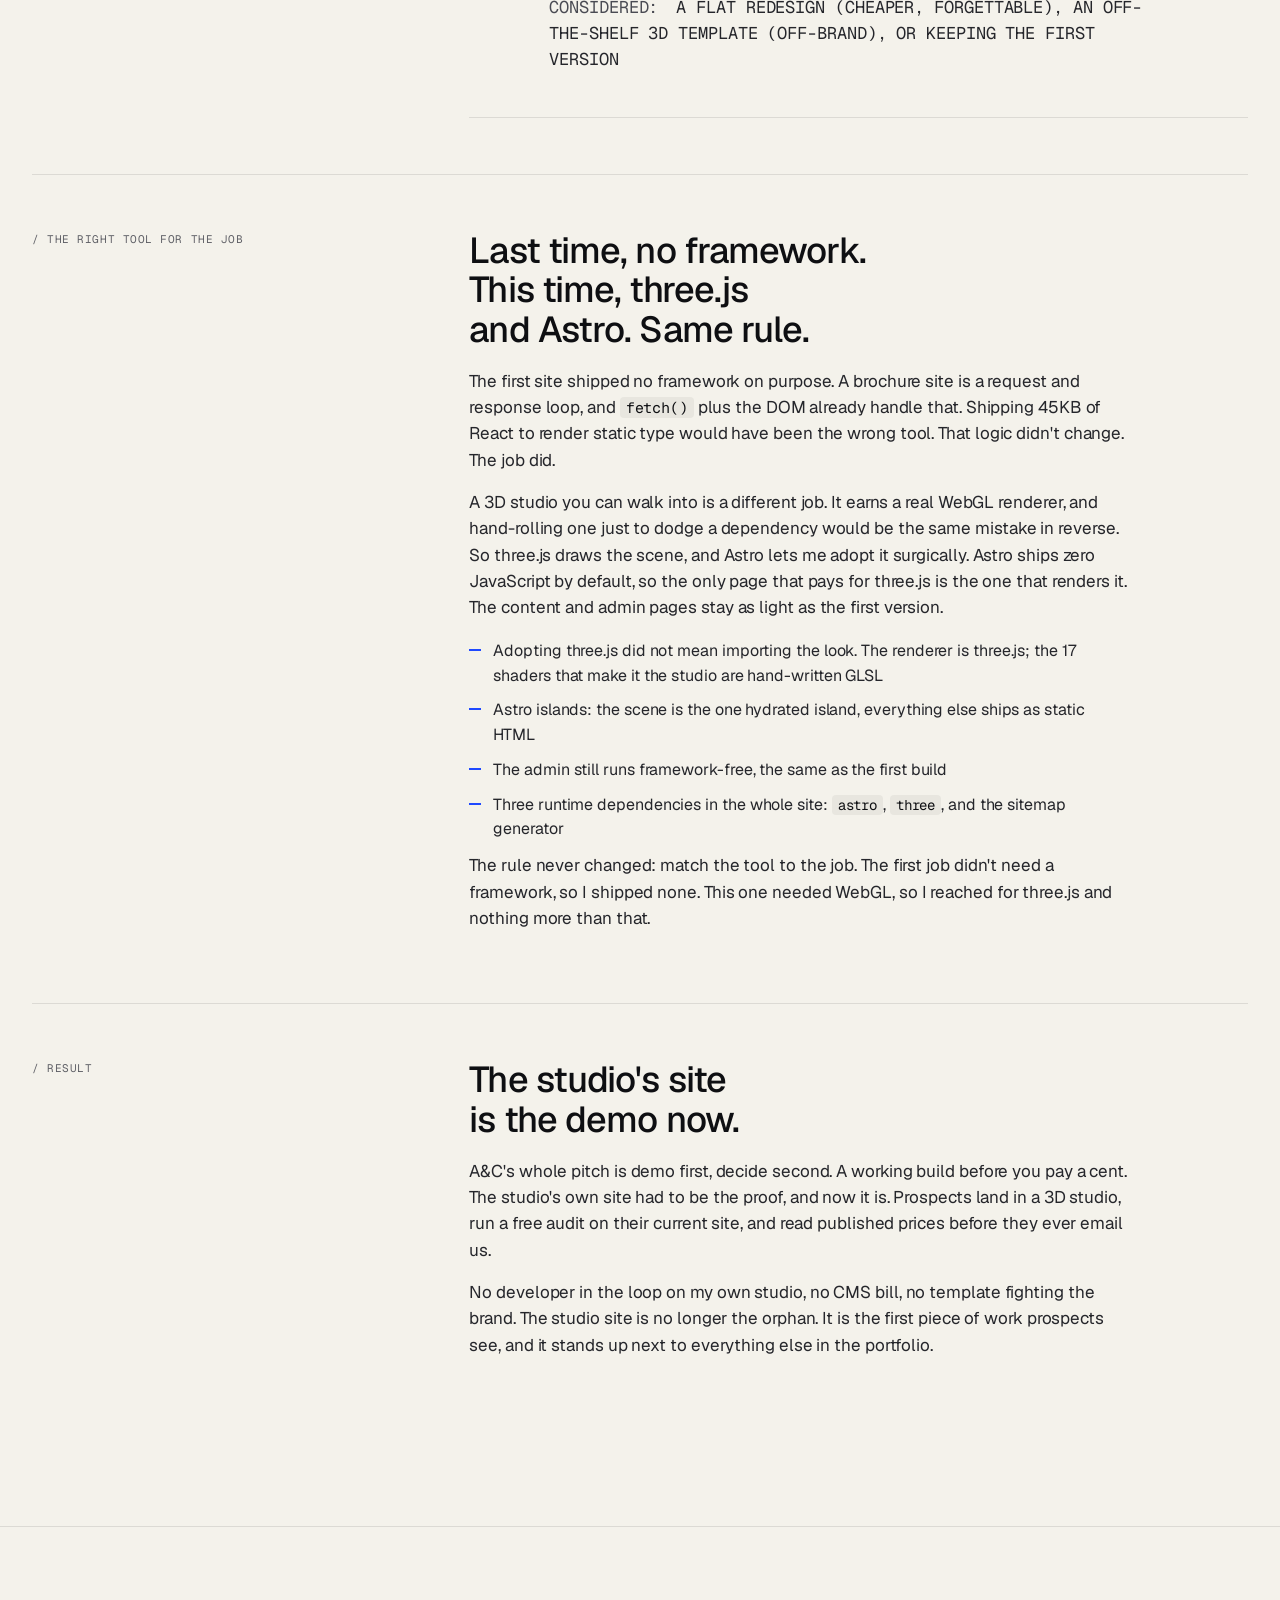
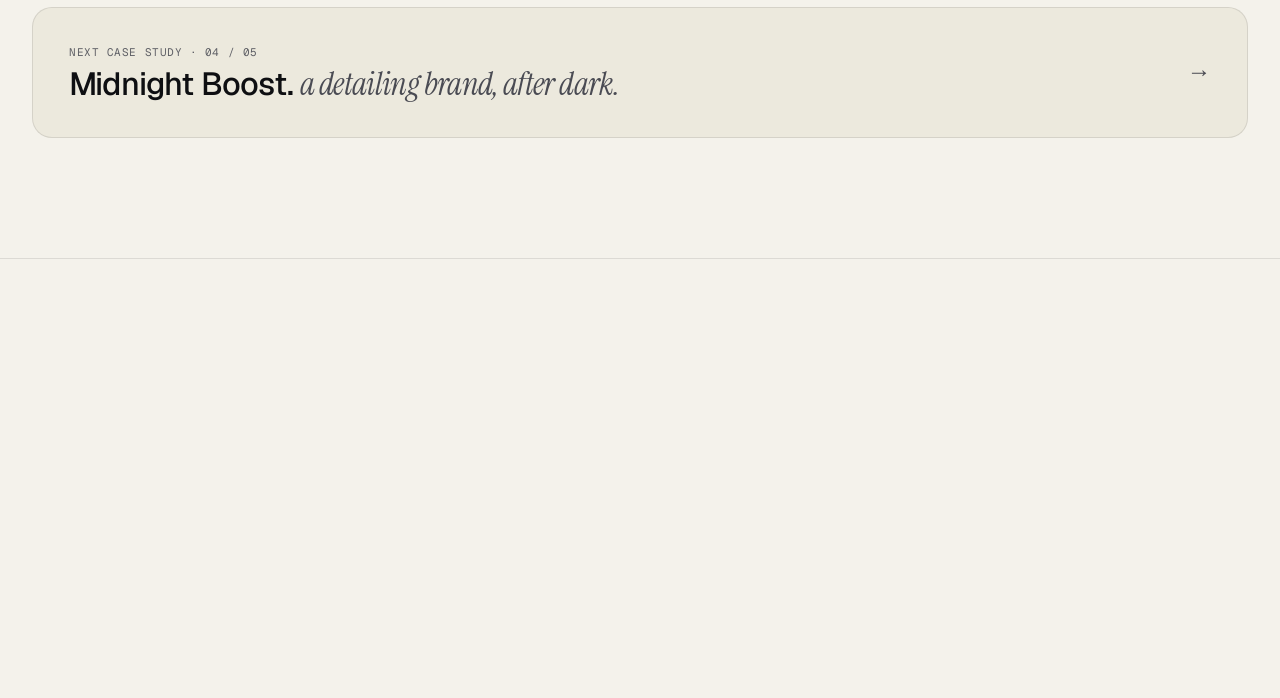
<file: work/acmeridian.html>
<!doctype html>
<html lang="en">
<head>
  <meta charset="utf-8" />
  <meta name="viewport" content="width=device-width, initial-scale=1" />
  <script src="../theme-init.js"></script>
  <link rel="icon" href="../favicon.svg" type="image/svg+xml" />
  <link rel="icon" href="../favicon.ico" sizes="any" />
  <link rel="apple-touch-icon" href="../favicon-64.png" />
  <title>A&amp;C Meridian · Case Study · IntegrityBuilds</title>
  <meta name="description" content="A full rebuild of my own studio's site. An immersive three.js scene on Astro 4, plus the custom admin panel that still runs it. I matched the tool to the job: no framework where none was needed, WebGL where it earned its keep." />
  <link rel="canonical" href="https://integritybuilds.dev/work/acmeridian" />
  <meta property="og:type" content="website" />
  <meta property="og:url" content="https://integritybuilds.dev/work/acmeridian" />
  <meta property="og:title" content="A&C Meridian · Case Study · IntegrityBuilds" />
  <meta property="og:description" content="A full rebuild of my own studio's site. An immersive three.js scene on Astro 4, plus the custom admin panel that still runs it. I matched the tool to the job: no framework where none was needed, WebGL where it earned its keep." />
  <meta property="og:image" content="https://integritybuilds.dev/images/og/acmeridian.jpg" />
  <meta property="og:image:width" content="1200" />
  <meta property="og:image:height" content="630" />
  <meta name="twitter:card" content="summary_large_image" />
  <meta name="twitter:title" content="A&C Meridian · Case Study · IntegrityBuilds" />
  <meta name="twitter:description" content="A full rebuild of my own studio's site. An immersive three.js scene on Astro 4, plus the custom admin panel that still runs it. I matched the tool to the job: no framework where none was needed, WebGL where it earned its keep." />
  <meta name="twitter:image" content="https://integritybuilds.dev/images/og/acmeridian.jpg" />
  <link rel="preload" as="font" type="font/woff2" crossorigin href="../vendor/fonts/geist-latin.woff2" />
  <link rel="stylesheet" href="../styles.css?v=__BUILD__" />
  <script src="../vendor/lenis-1.1.13.min.js" defer></script>
  <script type="application/ld+json">
  {
    "@context": "https://schema.org",
    "@graph": [
      {
        "@type": "BreadcrumbList",
        "itemListElement": [
          { "@type": "ListItem", "position": 1, "name": "Home", "item": "https://integritybuilds.dev/" },
          { "@type": "ListItem", "position": 2, "name": "Work", "item": "https://integritybuilds.dev/#work" },
          { "@type": "ListItem", "position": 3, "name": "A&C Meridian", "item": "https://integritybuilds.dev/work/acmeridian" }
        ]
      },
      {
        "@type": "CreativeWork",
        "name": "A&C Meridian case study",
        "headline": "Rebuilding my own studio, as an experience",
        "url": "https://integritybuilds.dev/work/acmeridian",
        "image": "https://integritybuilds.dev/images/og/acmeridian.jpg",
        "about": "A web studio's own site, rebuilt as an immersive three.js experience on Astro with a custom admin panel running underneath.",
        "creator": { "@type": "Person", "name": "Stephen Alatriste", "url": "https://integritybuilds.dev/" },
        "isPartOf": { "@type": "WebSite", "name": "IntegrityBuilds", "url": "https://integritybuilds.dev/" }
      }
    ]
  }
  </script>
</head>
<body>

  <a href="#cs-body" class="skip-to-content">Skip to content</a>
  <nav class="nav">
    <div class="wrap nav-inner">
      <a class="brand" href="../index.html" aria-label="IntegrityBuilds home">
        <span class="brand-mark" aria-hidden="true"></span>
        <span class="brand-name"><b>integrity</b>builds</span>
      </a>
      <div class="nav-links">
        <a href="../index.html#work">Work</a>
        <a href="../index.html#services">Services</a>
        <a href="../index.html#about">About</a>
        <a href="../index.html#contact">Contact</a>
      </div>
      <div class="nav-right">
        <span class="status-pill"><span class="status-dot"></span> Booking now</span>
        <button type="button" class="theme-toggle" data-theme-toggle aria-label="Toggle dark mode" title="Toggle dark mode">
          <svg class="theme-icon theme-icon-sun" viewBox="0 0 24 24" width="18" height="18" aria-hidden="true">
            <circle cx="12" cy="12" r="4" fill="currentColor" />
            <g stroke="currentColor" stroke-width="1.6" stroke-linecap="round">
              <line x1="12" y1="2" x2="12" y2="5" />
              <line x1="12" y1="19" x2="12" y2="22" />
              <line x1="2" y1="12" x2="5" y2="12" />
              <line x1="19" y1="12" x2="22" y2="12" />
              <line x1="4.5" y1="4.5" x2="6.6" y2="6.6" />
              <line x1="17.4" y1="17.4" x2="19.5" y2="19.5" />
              <line x1="4.5" y1="19.5" x2="6.6" y2="17.4" />
              <line x1="17.4" y1="6.6" x2="19.5" y2="4.5" />
            </g>
          </svg>
          <svg class="theme-icon theme-icon-moon" viewBox="0 0 24 24" width="18" height="18" aria-hidden="true">
            <path d="M20 14.5A8 8 0 0 1 9.5 4a0.5 0.5 0 0 0-0.8-0.5A9.5 9.5 0 1 0 20.5 15.3a0.5 0.5 0 0 0-0.5-0.8z" fill="currentColor" />
          </svg>
        </button>
        <a href="../index.html#contact" class="btn btn-primary">Start a project <span class="arrow">→</span></a>
      </div>
    </div>
  </nav>

  <main>

  <header class="cs-hero">
    <div class="wrap">
      <a href="../index.html#work" class="cs-back">← All work</a>

      <div class="section-eyebrow reveal">
        <span class="num">/ Case 03</span>
        <span class="lbl">Studio site, rebuilt in 3D · 2026</span>
      </div>

      <h1 class="cs-h1 reveal" style="--reveal-delay: 60ms">
        Rebuilding my own studio, <span class="serif-italic">as an experience.</span>
      </h1>
      <p class="cs-lede reveal" style="--reveal-delay: 120ms">
        A&amp;C Meridian is the studio I run with my cousin Michael Cortes. I tore down the site
        I'd already shipped and rebuilt it from zero: an immersive three.js studio scene you walk
        into, built on Astro 4, with the custom admin panel still running underneath. Quiet where
        it should be, ambitious where it counts.
      </p>

      <div class="cs-meta-row reveal" style="--reveal-delay: 180ms">
        <div class="cs-meta-cell"><span class="k">Project</span><span class="v">A&amp;C Meridian (Alatriste &amp; Cortes)</span></div>
        <div class="cs-meta-cell"><span class="k">Role</span><span class="v">Co-founder · sole developer</span></div>
        <div class="cs-meta-cell"><span class="k">Scope</span><span class="v">3D site (Astro + three.js) + custom CMS</span></div>
        <div class="cs-meta-cell"><span class="k">Shipped</span><span class="v">2026 · 10 days</span></div>
      </div>

      <aside class="cs-method-callout reveal" style="--reveal-delay: 240ms">
        <span class="cs-method-label">/ Method</span>
        <p>
          Two-person studio. I run design and engineering, Michael runs strategy and client
          work. I hand-coded the marketing site and the admin from one brand system, so the
          public face and the internal tool stay the same artifact. No handoff, no translation layer.
        </p>
      </aside>
    </div>
  </header>

  <section class="cs-preview-section">
    <div class="wrap">
      <div class="cs-preview-frame reveal">
        <div class="preview-window preview-meridian has-image" style="max-width: 760px;">
          <div class="preview-chrome">
            <span class="dot"></span><span class="dot"></span><span class="dot"></span>
            <span class="url">acmeridian.co</span>
          </div>
          <div class="preview-body">
            <img src="../images/work/acmeridian.webp" alt="A&amp;C Meridian home page" loading="lazy" decoding="async" width="1440" height="900" />
          </div>
        </div>
      </div>
    </div>
  </section>

  <section class="cs-body" id="cs-body">
    <div class="wrap">
      <h2 class="sr-only">Project breakdown</h2>

      <div class="cs-block reveal">
        <span class="cs-block-label">/ The brief</span>
        <div>
          <h3>The studio's own site can't be the orphan. Twice.</h3>
          <p>
            A&amp;C Meridian launched from zero, held to the standard I'd give any client. But a
            studio that sells custom work can't ship the same site forever. The first version was
            a clean editorial build. The rebrand to Alatriste &amp; Cortes needed a site that
            showed what we can do instead of just saying it.
          </p>
          <p>
            So the project stayed two parts, a public marketing site and the internal admin that
            powers it, but the marketing site got torn down to the studs and rebuilt as a 3D
            experience.
          </p>
        </div>
      </div>

      <div class="cs-block reveal">
        <span class="cs-block-label">/ Part I · Marketing site</span>
        <div>
          <h3>A studio you walk into.</h3>
          <p>
            The new site opens on a three.js scene: the studio loft, rendered in WebGL. Under the
            motion it is still editorial. Large serif display, a quiet grid, dark amber on charcoal.
            The hero is a place now, not a headline.
          </p>
          <ul>
            <li>One persistent WebGL canvas, mounted once. Click a section and the camera moves to that vantage in the studio loft. You travel through the space instead of paging between flat screens</li>
            <li>The look is hand-written GLSL: roughly 17 custom shaders for brick, iron beams, bronze, wood, light shafts, even the steam off a coffee cup. three.js renders, the materials are mine</li>
            <li>Built on Astro 4. Islands architecture ships zero JavaScript to the content pages; the scene is the one island that loads three.js</li>
            <li>A real mobile fallback. Phones that can't run WebGL cleanly get a CSS version of the same studio, by design</li>
          </ul>
        </div>
      </div>

      <div class="cs-block reveal">
        <span class="cs-block-label">/ Part II · Admin panel</span>
        <div>
          <h3>An entire studio operating system, written from scratch.</h3>
          <p>
            Most studios log into WordPress and call it done. I wanted a control surface that fit
            how I actually run the studio: a place to publish, to track prospects, to audit client
            sites, and to do it all without leaving the brand. The marketing site's editorial type
            system carries straight into the admin: Fraunces italic display, mono labels, paper
            background, restrained motion. Logging in feels like the same studio.
          </p>
          <p>
            Sign in with a magic link. Inside, sixteen admin pages cover every content type on the
            site (journal, glossary, FAQs, services, tiers, partners, ticker copy) and every
            operations surface the studio actually uses. A built-in audit pipeline dispatches a
            managed Puppeteer scan against any prospect or client site and surfaces severity-graded
            findings inside the same dashboard. Prospects, audit reports, sales briefs, all of it
            sits on the same Cloudflare stack as the public site.
          </p>
          <ul>
            <li>Magic-link sign-in. 32-byte random tokens, SHA-256 hashed at rest, single-use, 15-minute expiry</li>
            <li>Three-role permission matrix (Admin · Editor · Viewer), enforced server-side on every CRUD endpoint</li>
            <li>Drag-drop image uploads straight to R2, attributed to the editor on file</li>
            <li>Live markdown preview, auto-slug from title, scheduled publishing on a cron tick</li>
            <li>Dynamic OG image generation per post via workers-og (Satori + resvg)</li>
            <li>Built-in audit pipeline: @cloudflare/puppeteer on a separate Worker, results stored in R2, surfaced as a severity-classified report in the admin</li>
            <li>Prospect CRM with effort estimates and owner attribution (developer / sales / SEO) per finding</li>
            <li>Editorial visual system carried into the internal tool, not just the public site</li>
          </ul>
        </div>
      </div>

      <div class="cs-stat-row reveal">
        <div class="cs-stat"><div class="v">10<small style="font-size:18px; color:var(--mute); margin-left:4px;">days</small></div><span class="k">Brief to launch</span></div>
        <div class="cs-stat"><div class="v">0</div><span class="k">Third-party CMS bills</span></div>
        <div class="cs-stat"><div class="v">100</div><span class="k">SEO &amp; accessibility, our own audit</span></div>
      </div>

      <div class="cs-block reveal">
        <span class="cs-block-label">/ Decisions</span>
        <div>
          <h3>What I picked, and what I didn't.</h3>
          <ol class="cs-decision-list">
            <li class="cs-decision">
              <span class="cs-decision-num">01</span>
              <div>
                <h4 class="cs-decision-pick">Build the studio's operating system. Don't stitch one together from SaaS.</h4>
                <p class="cs-decision-why">The admin is a sixteen-page custom CMS with role-based permissions, drag-drop image uploads to R2, scheduled publishing, dynamic OG image generation, a built-in audit pipeline that dispatches managed Puppeteer against client sites, and a prospect CRM with severity-classified findings. Around sixteen thousand lines of admin UI and API, written without a framework.</p>
                <p class="cs-decision-rejected"><span class="k">Considered:</span> Notion + Sanity + a separate uptime SaaS (four bills instead of one), WordPress with plugins, a React admin SPA</p>
              </div>
            </li>
            <li class="cs-decision">
              <span class="cs-decision-num">02</span>
              <div>
                <h4 class="cs-decision-pick">Split runtime. Pages Functions for the CMS, a separate Worker for site audits.</h4>
                <p class="cs-decision-why">The audit pipeline opens a managed Puppeteer session and renders client sites. Pages Functions cap at 50ms CPU per request and can't bind the BROWSER service. A second Worker handles that workload on a daily cron and shares the same D1 + R2 by account-level binding. Two runtimes, one data layer, each tuned to its actual constraint.</p>
                <p class="cs-decision-rejected"><span class="k">Considered:</span> One Pages Functions deploy doing everything, a third-party uptime/perf SaaS</p>
              </div>
            </li>
            <li class="cs-decision">
              <span class="cs-decision-num">03</span>
              <div>
                <h4 class="cs-decision-pick">Rebuild the marketing site in 3D. Keep the admin boring.</h4>
                <p class="cs-decision-why">The public site is where a custom studio has to prove it, so it earns a three.js scene and an Astro rebuild. The admin is where I work every day, so it stays fast, framework-free, and unremarkable on purpose. Two surfaces, opposite tools, each matched to its job.</p>
                <p class="cs-decision-rejected"><span class="k">Considered:</span> a flat redesign (cheaper, forgettable), an off-the-shelf 3D template (off-brand), or keeping the first version</p>
              </div>
            </li>
          </ol>
        </div>
      </div>

      <div class="cs-block reveal">
        <span class="cs-block-label">/ The right tool for the job</span>
        <div>
          <h3>Last time, no framework. This time, three.js and Astro. Same rule.</h3>
          <p>
            The first site shipped no framework on purpose. A brochure site is a request and
            response loop, and <code>fetch()</code> plus the DOM already handle that. Shipping
            45KB of React to render static type would have been the wrong tool. That logic
            didn't change. The job did.
          </p>
          <p>
            A 3D studio you can walk into is a different job. It earns a real WebGL renderer,
            and hand-rolling one just to dodge a dependency would be the same mistake in reverse.
            So three.js draws the scene, and Astro lets me adopt it surgically. Astro ships zero
            JavaScript by default, so the only page that pays for three.js is the one that renders
            it. The content and admin pages stay as light as the first version.
          </p>
          <ul>
            <li>Adopting three.js did not mean importing the look. The renderer is three.js; the 17 shaders that make it the studio are hand-written GLSL</li>
            <li>Astro islands: the scene is the one hydrated island, everything else ships as static HTML</li>
            <li>The admin still runs framework-free, the same as the first build</li>
            <li>Three runtime dependencies in the whole site: <code>astro</code>, <code>three</code>, and the sitemap generator</li>
          </ul>
          <p>
            The rule never changed: match the tool to the job. The first job didn't need a
            framework, so I shipped none. This one needed WebGL, so I reached for three.js and
            nothing more than that.
          </p>
        </div>
      </div>

      <div class="cs-block reveal">
        <span class="cs-block-label">/ Result</span>
        <div>
          <h3>The studio's site is the demo now.</h3>
          <p>
            A&amp;C's whole pitch is demo first, decide second. A working build before you pay a
            cent. The studio's own site had to be the proof, and now it is. Prospects land in a 3D
            studio, run a free audit on their current site, and read published prices before they
            ever email us.
          </p>
          <p>
            No developer in the loop on my own studio, no CMS bill, no template fighting the brand.
            The studio site is no longer the orphan. It is the first piece of work prospects see,
            and it stands up next to everything else in the portfolio.
          </p>
        </div>
      </div>

    </div>
  </section>

  <section class="cs-next">
    <div class="wrap">
      <a href="midnight-boost.html" class="cs-next-card">
        <div>
          <span class="l">Next case study · 04 / 05</span>
          <h3>Midnight Boost. <span class="serif-italic" style="color:var(--ink-3)">a detailing brand, after dark.</span></h3>
        </div>
        <span class="arrow">→</span>
      </a>
    </div>
  </section>

  </main>
  <footer class="footer">
    <div class="wrap">
      <div class="footer-grid">
        <div class="footer-col footer-brand-row">
          <a class="brand" href="../index.html" style="margin-bottom: 8px;">
            <span class="brand-mark" aria-hidden="true"></span>
            <span class="brand-name"><b>integrity</b>builds</span>
          </a>
          <p>Custom-coded websites for content creators and small businesses. Built one at a time, in Maryland.</p>
        </div>
        <div class="footer-col">
          <h3>Studio</h3>
          <a href="../index.html#work">Selected work</a>
          <a href="../index.html#services">Services</a>
          <a href="../index.html#about">About</a>
        </div>
        <div class="footer-col">
          <h3>Case studies</h3>
          <a href="fonthead.html">Fonthead</a>
          <a href="skellywags.html">Skellywags Club</a>
          <a href="acmeridian.html">A&amp;C Meridian</a>
          <a href="midnight-boost.html">Midnight Boost</a>
          <a href="stillerror.html">Stillerror</a>
        </div>
        <div class="footer-col">
          <h3>Contact</h3>
          <a href="mailto:stephenalatriste@integritybuilds.dev">stephenalatriste@integritybuilds.dev</a>
          <a href="https://www.fiverr.com/integritybuilds" target="_blank" rel="noopener">Fiverr profile ↗</a>
          <span style="color:var(--mute)">Maryland, USA</span>
        </div>
      </div>
      <div class="footer-bottom">
        <span class="mono-tiny">© <span data-year>2026</span> IntegrityBuilds · Stephen Alatriste · All rights reserved</span>
        <span class="mono-tiny">v 1.0 · custom · no templates</span>
      </div>
    </div>
  </footer>

  <script src="../main.js?v=__BUILD__"></script>
</body>
</html>
</file>
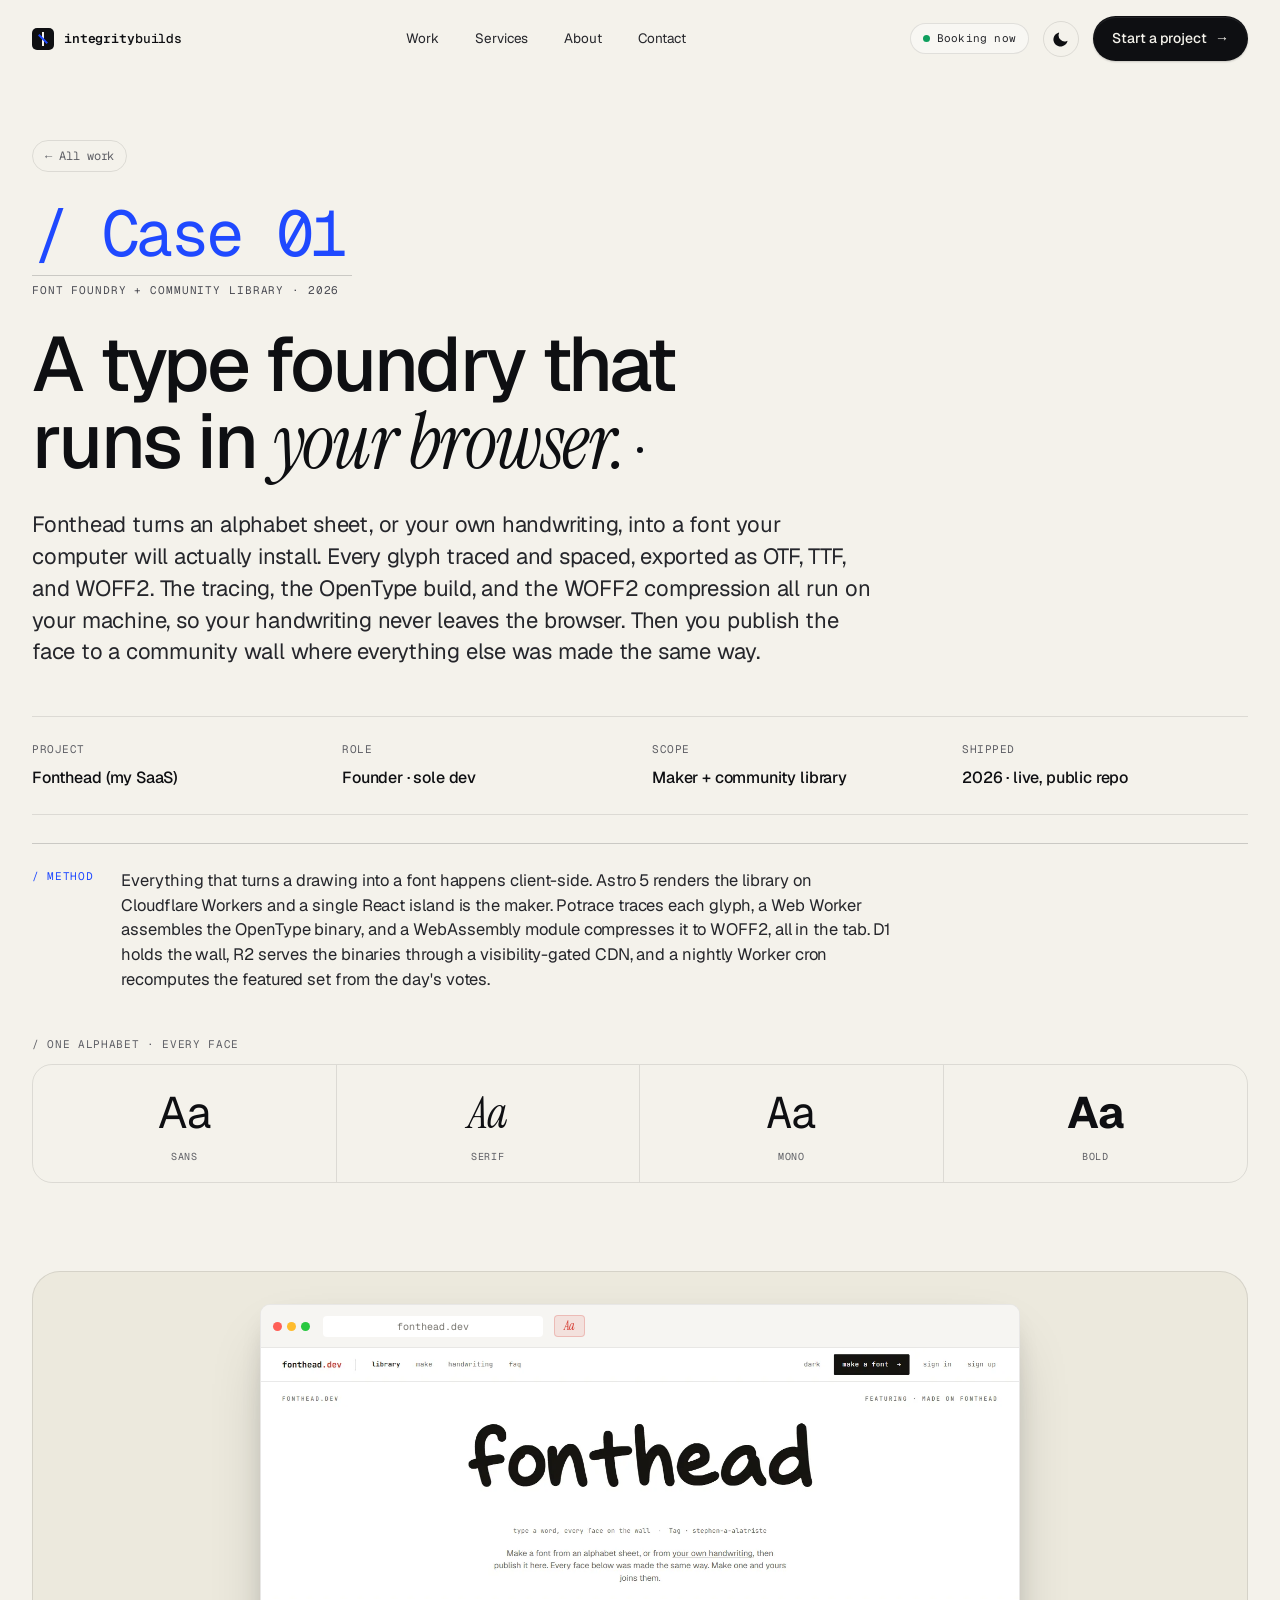
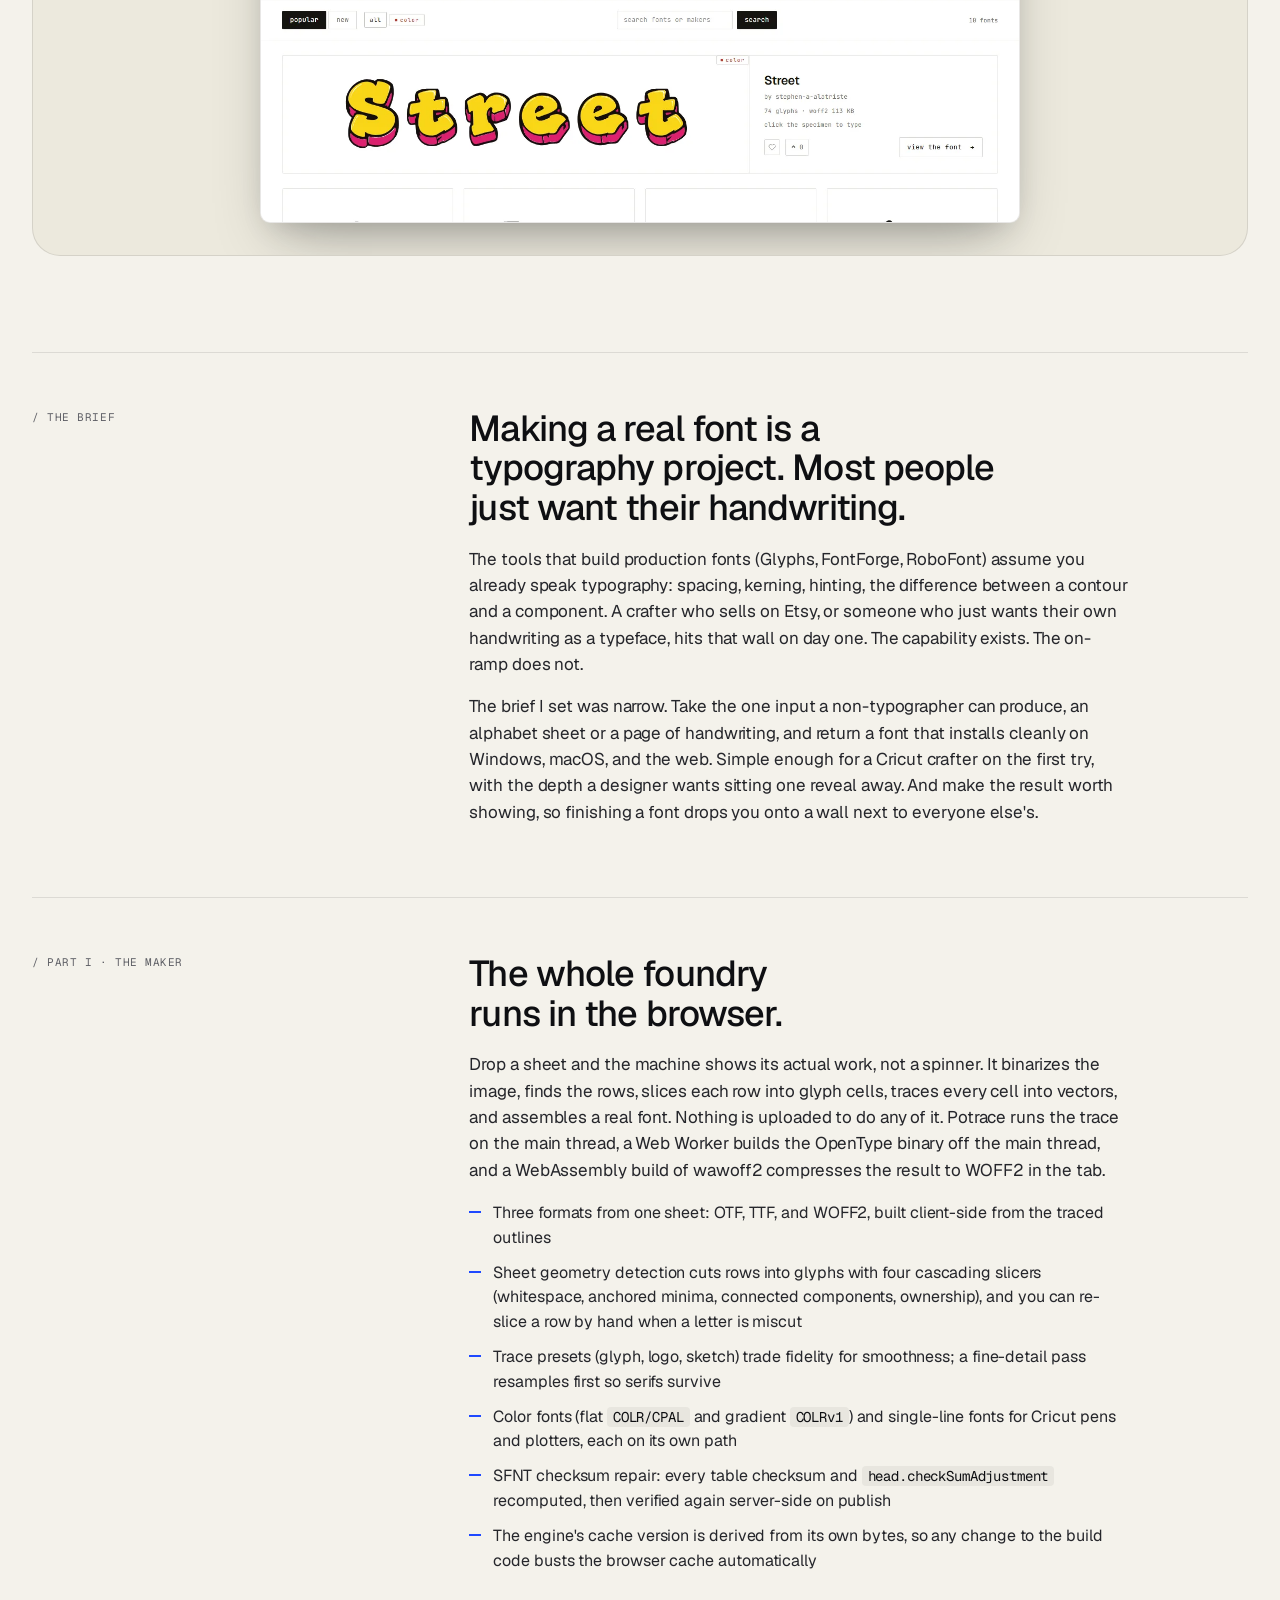
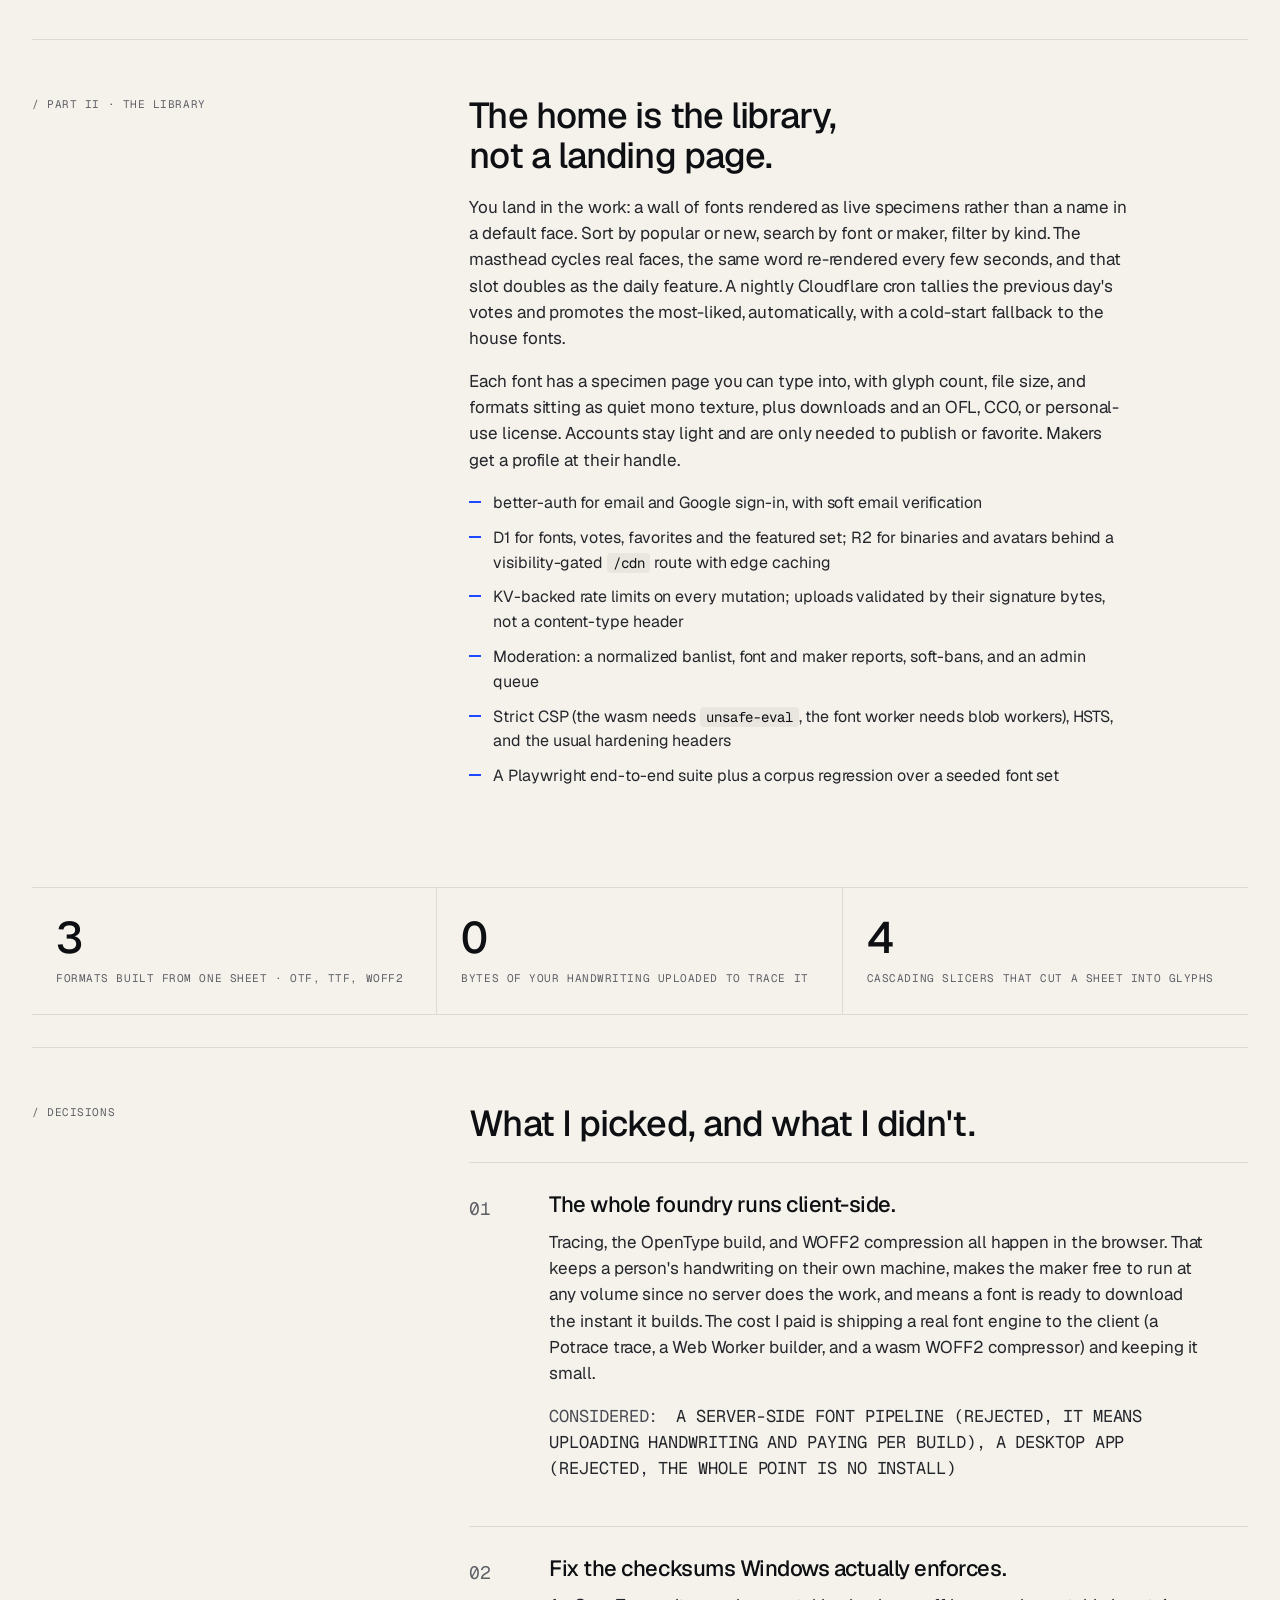
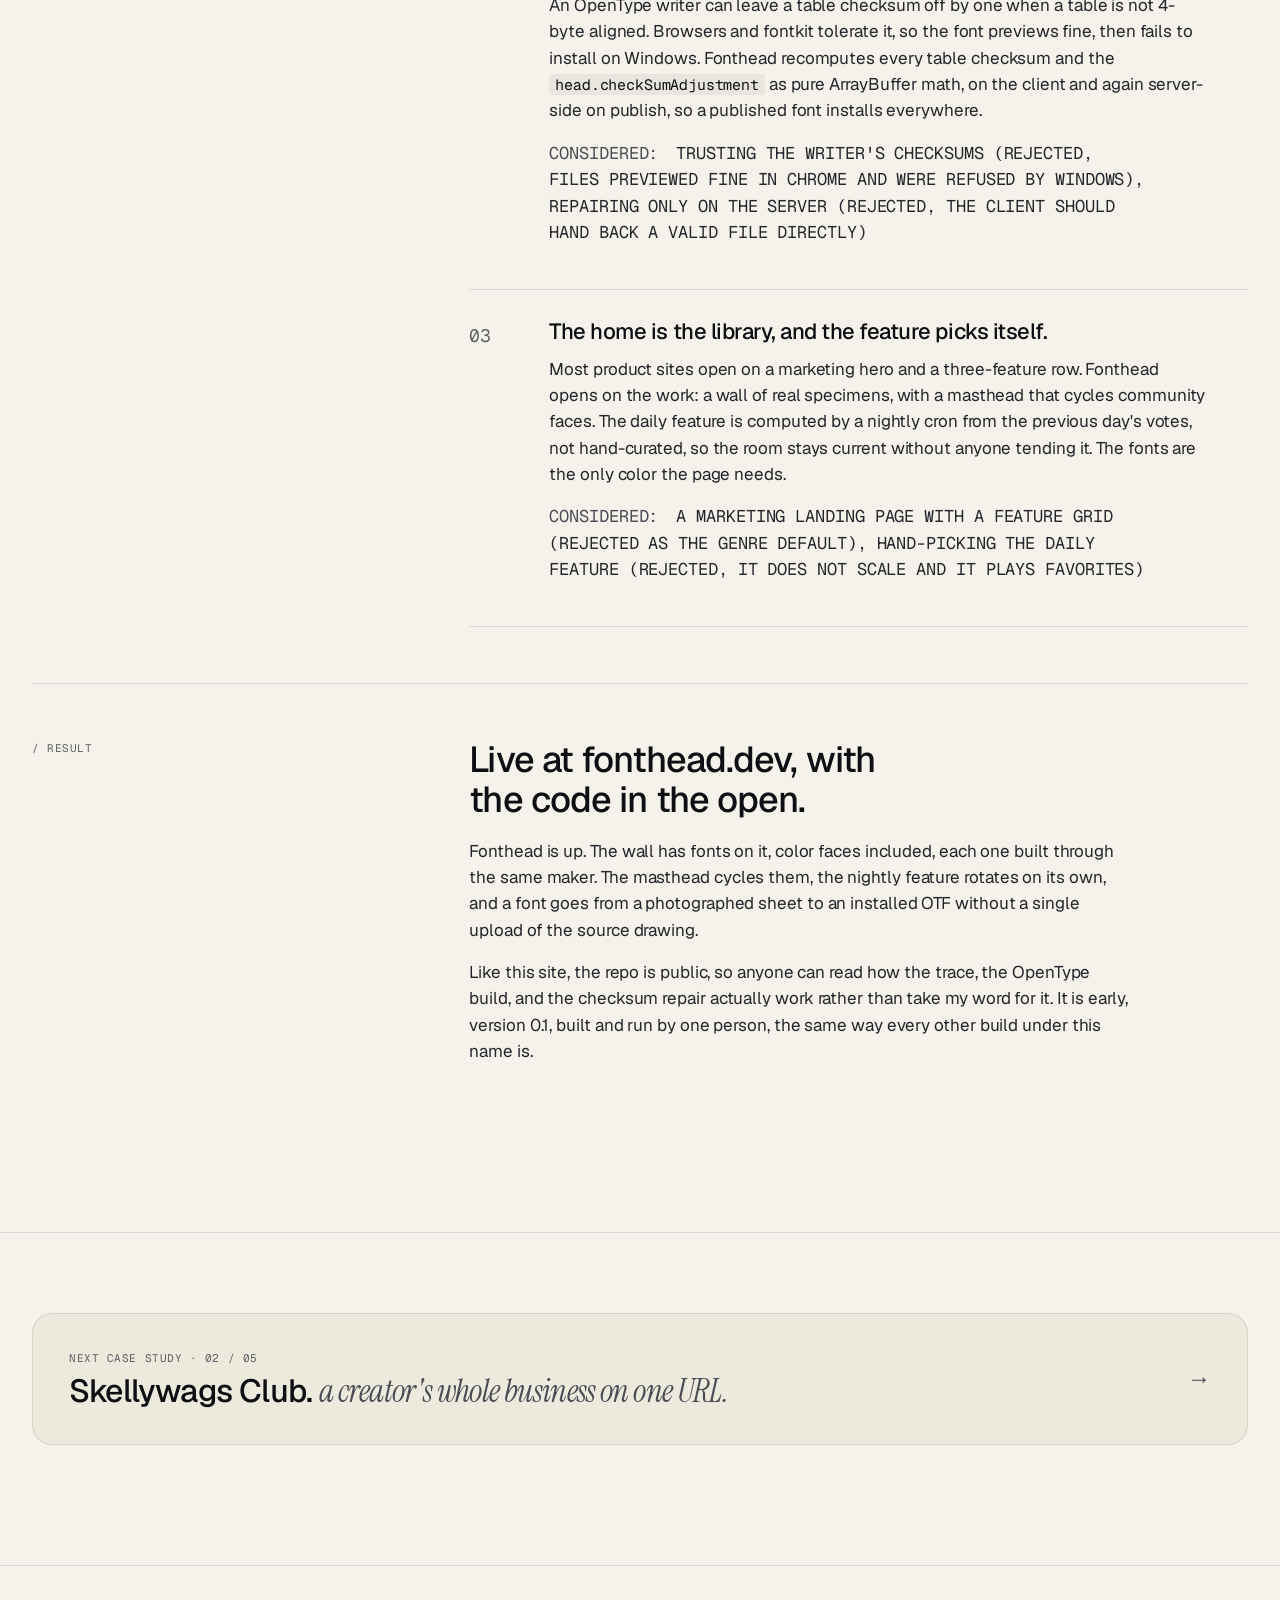
<file: work/fonthead.html>
<!doctype html>
<html lang="en">
<head>
  <meta charset="utf-8" />
  <meta name="viewport" content="width=device-width, initial-scale=1" />
  <script src="../theme-init.js"></script>
  <link rel="icon" href="../favicon.svg" type="image/svg+xml" />
  <link rel="icon" href="../favicon.ico" sizes="any" />
  <link rel="apple-touch-icon" href="../favicon-64.png" />
  <title>Fonthead · Case Study · IntegrityBuilds</title>
  <meta name="description" content="An in-browser font foundry: trace an alphabet sheet or your handwriting into an installable OTF, TTF, and WOFF2, then publish it to a community wall. Astro 5 on Cloudflare Workers, a React maker island, D1 + R2 + KV, with client-side tracing and SFNT checksum repair." />
  <link rel="canonical" href="https://integritybuilds.dev/work/fonthead" />
  <meta property="og:type" content="website" />
  <meta property="og:url" content="https://integritybuilds.dev/work/fonthead" />
  <meta property="og:title" content="Fonthead · Case Study · IntegrityBuilds" />
  <meta property="og:description" content="An in-browser font foundry: trace an alphabet sheet or your handwriting into an installable OTF, TTF, and WOFF2, then publish it to a community wall. Astro 5 on Cloudflare Workers, client-side tracing, SFNT checksum repair." />
  <meta property="og:image" content="https://integritybuilds.dev/images/og/fonthead.jpg" />
  <meta property="og:image:width" content="1200" />
  <meta property="og:image:height" content="630" />
  <meta name="twitter:card" content="summary_large_image" />
  <meta name="twitter:title" content="Fonthead · Case Study · IntegrityBuilds" />
  <meta name="twitter:description" content="An in-browser font foundry: trace an alphabet sheet or your handwriting into an installable OTF, TTF, and WOFF2, then publish it to a community wall. Astro 5 on Cloudflare Workers, client-side tracing, SFNT checksum repair." />
  <meta name="twitter:image" content="https://integritybuilds.dev/images/og/fonthead.jpg" />
  <link rel="preload" as="font" type="font/woff2" crossorigin href="../vendor/fonts/geist-latin.woff2" />
  <link rel="stylesheet" href="../styles.css?v=__BUILD__" />
  <script src="../vendor/lenis-1.1.13.min.js" defer></script>
  <script type="application/ld+json">
  {
    "@context": "https://schema.org",
    "@graph": [
      {
        "@type": "BreadcrumbList",
        "itemListElement": [
          { "@type": "ListItem", "position": 1, "name": "Home", "item": "https://integritybuilds.dev/" },
          { "@type": "ListItem", "position": 2, "name": "Work", "item": "https://integritybuilds.dev/#work" },
          { "@type": "ListItem", "position": 3, "name": "Fonthead", "item": "https://integritybuilds.dev/work/fonthead" }
        ]
      },
      {
        "@type": "CreativeWork",
        "name": "Fonthead case study",
        "headline": "A type foundry that runs in your browser",
        "url": "https://integritybuilds.dev/work/fonthead",
        "image": "https://integritybuilds.dev/images/og/fonthead.jpg",
        "about": "An in-browser font foundry that traces an alphabet sheet or handwriting into an installable OTF, TTF, and WOFF2, then publishes it to a community library.",
        "creator": { "@type": "Person", "name": "Stephen Alatriste", "url": "https://integritybuilds.dev/" },
        "isPartOf": { "@type": "WebSite", "name": "IntegrityBuilds", "url": "https://integritybuilds.dev/" }
      }
    ]
  }
  </script>
</head>
<body>

  <a href="#cs-body" class="skip-to-content">Skip to content</a>
  <nav class="nav">
    <div class="wrap nav-inner">
      <a class="brand" href="../index.html" aria-label="IntegrityBuilds home">
        <span class="brand-mark" aria-hidden="true"></span>
        <span class="brand-name"><b>integrity</b>builds</span>
      </a>
      <div class="nav-links">
        <a href="../index.html#work">Work</a>
        <a href="../index.html#services">Services</a>
        <a href="../index.html#about">About</a>
        <a href="../index.html#contact">Contact</a>
      </div>
      <div class="nav-right">
        <span class="status-pill"><span class="status-dot"></span> Booking now</span>
        <button type="button" class="theme-toggle" data-theme-toggle aria-label="Toggle dark mode" title="Toggle dark mode">
          <svg class="theme-icon theme-icon-sun" viewBox="0 0 24 24" width="18" height="18" aria-hidden="true">
            <circle cx="12" cy="12" r="4" fill="currentColor" />
            <g stroke="currentColor" stroke-width="1.6" stroke-linecap="round">
              <line x1="12" y1="2" x2="12" y2="5" />
              <line x1="12" y1="19" x2="12" y2="22" />
              <line x1="2" y1="12" x2="5" y2="12" />
              <line x1="19" y1="12" x2="22" y2="12" />
              <line x1="4.5" y1="4.5" x2="6.6" y2="6.6" />
              <line x1="17.4" y1="17.4" x2="19.5" y2="19.5" />
              <line x1="4.5" y1="19.5" x2="6.6" y2="17.4" />
              <line x1="17.4" y1="6.6" x2="19.5" y2="4.5" />
            </g>
          </svg>
          <svg class="theme-icon theme-icon-moon" viewBox="0 0 24 24" width="18" height="18" aria-hidden="true">
            <path d="M20 14.5A8 8 0 0 1 9.5 4a0.5 0.5 0 0 0-0.8-0.5A9.5 9.5 0 1 0 20.5 15.3a0.5 0.5 0 0 0-0.5-0.8z" fill="currentColor" />
          </svg>
        </button>
        <a href="../index.html#contact" class="btn btn-primary">Start a project <span class="arrow">→</span></a>
      </div>
    </div>
  </nav>

  <main>

  <header class="cs-hero">
    <div class="wrap">
      <a href="../index.html#work" class="cs-back">← All work</a>

      <div class="section-eyebrow reveal">
        <span class="num">/ Case 01</span>
        <span class="lbl">Font foundry + community library · 2026</span>
      </div>

      <h1 class="cs-h1 reveal" style="--reveal-delay: 60ms">
        A type foundry that runs in <span class="serif-italic">your browser.</span>
      </h1>
      <p class="cs-lede reveal" style="--reveal-delay: 120ms">
        Fonthead turns an alphabet sheet, or your own handwriting, into a font your
        computer will actually install. Every glyph traced and spaced, exported as OTF,
        TTF, and WOFF2. The tracing, the OpenType build, and the WOFF2 compression all run
        on your machine, so your handwriting never leaves the browser. Then you publish the
        face to a community wall where everything else was made the same way.
      </p>

      <div class="cs-meta-row reveal" style="--reveal-delay: 180ms">
        <div class="cs-meta-cell"><span class="k">Project</span><span class="v">Fonthead (my SaaS)</span></div>
        <div class="cs-meta-cell"><span class="k">Role</span><span class="v">Founder · sole dev</span></div>
        <div class="cs-meta-cell"><span class="k">Scope</span><span class="v">Maker + community library</span></div>
        <div class="cs-meta-cell"><span class="k">Shipped</span><span class="v">2026 · live, public repo</span></div>
      </div>

      <aside class="cs-method-callout reveal" style="--reveal-delay: 240ms">
        <span class="cs-method-label">/ Method</span>
        <p>
          Everything that turns a drawing into a font happens client-side. Astro 5 renders
          the library on Cloudflare Workers and a single React island is the maker. Potrace
          traces each glyph, a Web Worker assembles the OpenType binary, and a WebAssembly
          module compresses it to WOFF2, all in the tab. D1 holds the wall, R2 serves the
          binaries through a visibility-gated CDN, and a nightly Worker cron recomputes the
          featured set from the day's votes.
        </p>
      </aside>

      <p class="cs-specimen-cap reveal" style="--reveal-delay: 300ms">/ one alphabet · every face</p>
      <div class="cs-specimen reveal" style="--reveal-delay: 320ms" aria-hidden="true">
        <div class="cs-specimen-cell"><span class="cs-specimen-glyph">Aa</span><span class="lbl">sans</span></div>
        <div class="cs-specimen-cell"><span class="cs-specimen-glyph serif-italic">Aa</span><span class="lbl">serif</span></div>
        <div class="cs-specimen-cell"><span class="cs-specimen-glyph" style="font-family:var(--font-mono);">Aa</span><span class="lbl">mono</span></div>
        <div class="cs-specimen-cell"><span class="cs-specimen-glyph" style="font-weight:700;">Aa</span><span class="lbl">bold</span></div>
      </div>
    </div>
  </header>

  <section class="cs-preview-section">
    <div class="wrap">
      <div class="cs-preview-frame reveal">
        <div class="preview-window preview-fonthead has-image" style="max-width: 760px;">
          <div class="preview-chrome">
            <span class="dot"></span><span class="dot"></span><span class="dot"></span>
            <span class="url">fonthead.dev</span>
            <span class="chrome-pill chrome-pill-spec">Aa</span>
          </div>
          <div class="preview-body">
            <img src="../images/work/fonthead.webp" alt="Fonthead community font library home page, a wall of community-made font specimens" loading="lazy" decoding="async" width="1440" height="900" />
          </div>
        </div>
      </div>
    </div>
  </section>

  <section class="cs-body" id="cs-body">
    <div class="wrap">
      <h2 class="sr-only">Project breakdown</h2>

      <div class="cs-block reveal">
        <span class="cs-block-label">/ The brief</span>
        <div>
          <h3>Making a real font is a typography project. Most people just want their handwriting.</h3>
          <p>
            The tools that build production fonts (Glyphs, FontForge, RoboFont) assume you
            already speak typography: spacing, kerning, hinting, the difference between a
            contour and a component. A crafter who sells on Etsy, or someone who just wants
            their own handwriting as a typeface, hits that wall on day one. The capability
            exists. The on-ramp does not.
          </p>
          <p>
            The brief I set was narrow. Take the one input a non-typographer can produce, an
            alphabet sheet or a page of handwriting, and return a font that installs cleanly
            on Windows, macOS, and the web. Simple enough for a Cricut crafter on the first
            try, with the depth a designer wants sitting one reveal away. And make the result
            worth showing, so finishing a font drops you onto a wall next to everyone else's.
          </p>
        </div>
      </div>

      <div class="cs-block reveal">
        <span class="cs-block-label">/ Part I · The maker</span>
        <div>
          <h3>The whole foundry runs in the browser.</h3>
          <p>
            Drop a sheet and the machine shows its actual work, not a spinner. It binarizes
            the image, finds the rows, slices each row into glyph cells, traces every cell
            into vectors, and assembles a real font. Nothing is uploaded to do any of it.
            Potrace runs the trace on the main thread, a Web Worker builds the OpenType binary
            off the main thread, and a WebAssembly build of wawoff2 compresses the result to
            WOFF2 in the tab.
          </p>
          <ul>
            <li>Three formats from one sheet: OTF, TTF, and WOFF2, built client-side from the traced outlines</li>
            <li>Sheet geometry detection cuts rows into glyphs with four cascading slicers (whitespace, anchored minima, connected components, ownership), and you can re-slice a row by hand when a letter is miscut</li>
            <li>Trace presets (glyph, logo, sketch) trade fidelity for smoothness; a fine-detail pass resamples first so serifs survive</li>
            <li>Color fonts (flat <code>COLR/CPAL</code> and gradient <code>COLRv1</code>) and single-line fonts for Cricut pens and plotters, each on its own path</li>
            <li>SFNT checksum repair: every table checksum and <code>head.checkSumAdjustment</code> recomputed, then verified again server-side on publish</li>
            <li>The engine's cache version is derived from its own bytes, so any change to the build code busts the browser cache automatically</li>
          </ul>
        </div>
      </div>

      <div class="cs-block reveal">
        <span class="cs-block-label">/ Part II · The library</span>
        <div>
          <h3>The home is the library, not a landing page.</h3>
          <p>
            You land in the work: a wall of fonts rendered as live specimens rather than a
            name in a default face. Sort by popular or new, search by font or maker, filter
            by kind. The masthead cycles real faces, the same word re-rendered every few
            seconds, and that slot doubles as the daily feature. A nightly Cloudflare cron
            tallies the previous day's votes and promotes the most-liked, automatically, with
            a cold-start fallback to the house fonts.
          </p>
          <p>
            Each font has a specimen page you can type into, with glyph count, file size, and
            formats sitting as quiet mono texture, plus downloads and an OFL, CC0, or
            personal-use license. Accounts stay light and are only needed to publish or
            favorite. Makers get a profile at their handle.
          </p>
          <ul>
            <li>better-auth for email and Google sign-in, with soft email verification</li>
            <li>D1 for fonts, votes, favorites and the featured set; R2 for binaries and avatars behind a visibility-gated <code>/cdn</code> route with edge caching</li>
            <li>KV-backed rate limits on every mutation; uploads validated by their signature bytes, not a content-type header</li>
            <li>Moderation: a normalized banlist, font and maker reports, soft-bans, and an admin queue</li>
            <li>Strict CSP (the wasm needs <code>unsafe-eval</code>, the font worker needs blob workers), HSTS, and the usual hardening headers</li>
            <li>A Playwright end-to-end suite plus a corpus regression over a seeded font set</li>
          </ul>
        </div>
      </div>

      <div class="cs-stat-row reveal">
        <div class="cs-stat"><div class="v">3</div><span class="k">Formats built from one sheet · OTF, TTF, WOFF2</span></div>
        <div class="cs-stat"><div class="v">0</div><span class="k">Bytes of your handwriting uploaded to trace it</span></div>
        <div class="cs-stat"><div class="v">4</div><span class="k">Cascading slicers that cut a sheet into glyphs</span></div>
      </div>

      <div class="cs-block reveal">
        <span class="cs-block-label">/ Decisions</span>
        <div>
          <h3>What I picked, and what I didn't.</h3>
          <ol class="cs-decision-list">
            <li class="cs-decision">
              <span class="cs-decision-num">01</span>
              <div>
                <h4 class="cs-decision-pick">The whole foundry runs client-side.</h4>
                <p class="cs-decision-why">Tracing, the OpenType build, and WOFF2 compression all happen in the browser. That keeps a person's handwriting on their own machine, makes the maker free to run at any volume since no server does the work, and means a font is ready to download the instant it builds. The cost I paid is shipping a real font engine to the client (a Potrace trace, a Web Worker builder, and a wasm WOFF2 compressor) and keeping it small.</p>
                <p class="cs-decision-rejected"><span class="k">Considered:</span> a server-side font pipeline (rejected, it means uploading handwriting and paying per build), a desktop app (rejected, the whole point is no install)</p>
              </div>
            </li>
            <li class="cs-decision">
              <span class="cs-decision-num">02</span>
              <div>
                <h4 class="cs-decision-pick">Fix the checksums Windows actually enforces.</h4>
                <p class="cs-decision-why">An OpenType writer can leave a table checksum off by one when a table is not 4-byte aligned. Browsers and fontkit tolerate it, so the font previews fine, then fails to install on Windows. Fonthead recomputes every table checksum and the <code>head.checkSumAdjustment</code> as pure ArrayBuffer math, on the client and again server-side on publish, so a published font installs everywhere.</p>
                <p class="cs-decision-rejected"><span class="k">Considered:</span> trusting the writer's checksums (rejected, files previewed fine in Chrome and were refused by Windows), repairing only on the server (rejected, the client should hand back a valid file directly)</p>
              </div>
            </li>
            <li class="cs-decision">
              <span class="cs-decision-num">03</span>
              <div>
                <h4 class="cs-decision-pick">The home is the library, and the feature picks itself.</h4>
                <p class="cs-decision-why">Most product sites open on a marketing hero and a three-feature row. Fonthead opens on the work: a wall of real specimens, with a masthead that cycles community faces. The daily feature is computed by a nightly cron from the previous day's votes, not hand-curated, so the room stays current without anyone tending it. The fonts are the only color the page needs.</p>
                <p class="cs-decision-rejected"><span class="k">Considered:</span> a marketing landing page with a feature grid (rejected as the genre default), hand-picking the daily feature (rejected, it does not scale and it plays favorites)</p>
              </div>
            </li>
          </ol>
        </div>
      </div>

      <div class="cs-block reveal">
        <span class="cs-block-label">/ Result</span>
        <div>
          <h3>Live at fonthead.dev, with the code in the open.</h3>
          <p>
            Fonthead is up. The wall has fonts on it, color faces included, each one built
            through the same maker. The masthead cycles them, the nightly feature rotates on
            its own, and a font goes from a photographed sheet to an installed OTF without a
            single upload of the source drawing.
          </p>
          <p>
            Like this site, the repo is public, so anyone can read how the trace, the
            OpenType build, and the checksum repair actually work rather than take my word
            for it. It is early, version 0.1, built and run by one person, the same way every
            other build under this name is.
          </p>
        </div>
      </div>

    </div>
  </section>

  <section class="cs-next">
    <div class="wrap">
      <a href="skellywags.html" class="cs-next-card">
        <div>
          <span class="l">Next case study · 02 / 05</span>
          <h3>Skellywags Club. <span class="serif-italic" style="color:var(--ink-3)">a creator's whole business on one URL.</span></h3>
        </div>
        <span class="arrow">→</span>
      </a>
    </div>
  </section>

  </main>
  <footer class="footer">
    <div class="wrap">
      <div class="footer-grid">
        <div class="footer-col footer-brand-row">
          <a class="brand" href="../index.html" style="margin-bottom: 8px;">
            <span class="brand-mark" aria-hidden="true"></span>
            <span class="brand-name"><b>integrity</b>builds</span>
          </a>
          <p>Custom-coded websites for content creators and small businesses. Built one at a time, in Maryland.</p>
        </div>
        <div class="footer-col">
          <h3>Studio</h3>
          <a href="../index.html#work">Selected work</a>
          <a href="../index.html#services">Services</a>
          <a href="../index.html#about">About</a>
        </div>
        <div class="footer-col">
          <h3>Case studies</h3>
          <a href="fonthead.html">Fonthead</a>
          <a href="skellywags.html">Skellywags Club</a>
          <a href="acmeridian.html">A&amp;C Meridian</a>
          <a href="midnight-boost.html">Midnight Boost</a>
          <a href="stillerror.html">Stillerror</a>
        </div>
        <div class="footer-col">
          <h3>Contact</h3>
          <a href="mailto:stephenalatriste@integritybuilds.dev">stephenalatriste@integritybuilds.dev</a>
          <a href="https://www.fiverr.com/integritybuilds" target="_blank" rel="noopener">Fiverr profile ↗</a>
          <a href="/privacy">Privacy</a>
          <span style="color:var(--mute)">Maryland, USA</span>
        </div>
      </div>
      <div class="footer-bottom">
        <span class="mono-tiny">© <span data-year>2026</span> IntegrityBuilds · Stephen Alatriste · All rights reserved</span>
        <span class="mono-tiny">v 1.0 · custom · no templates</span>
      </div>
    </div>
  </footer>

  <script src="../main.js?v=__BUILD__"></script>
</body>
</html>
</file>
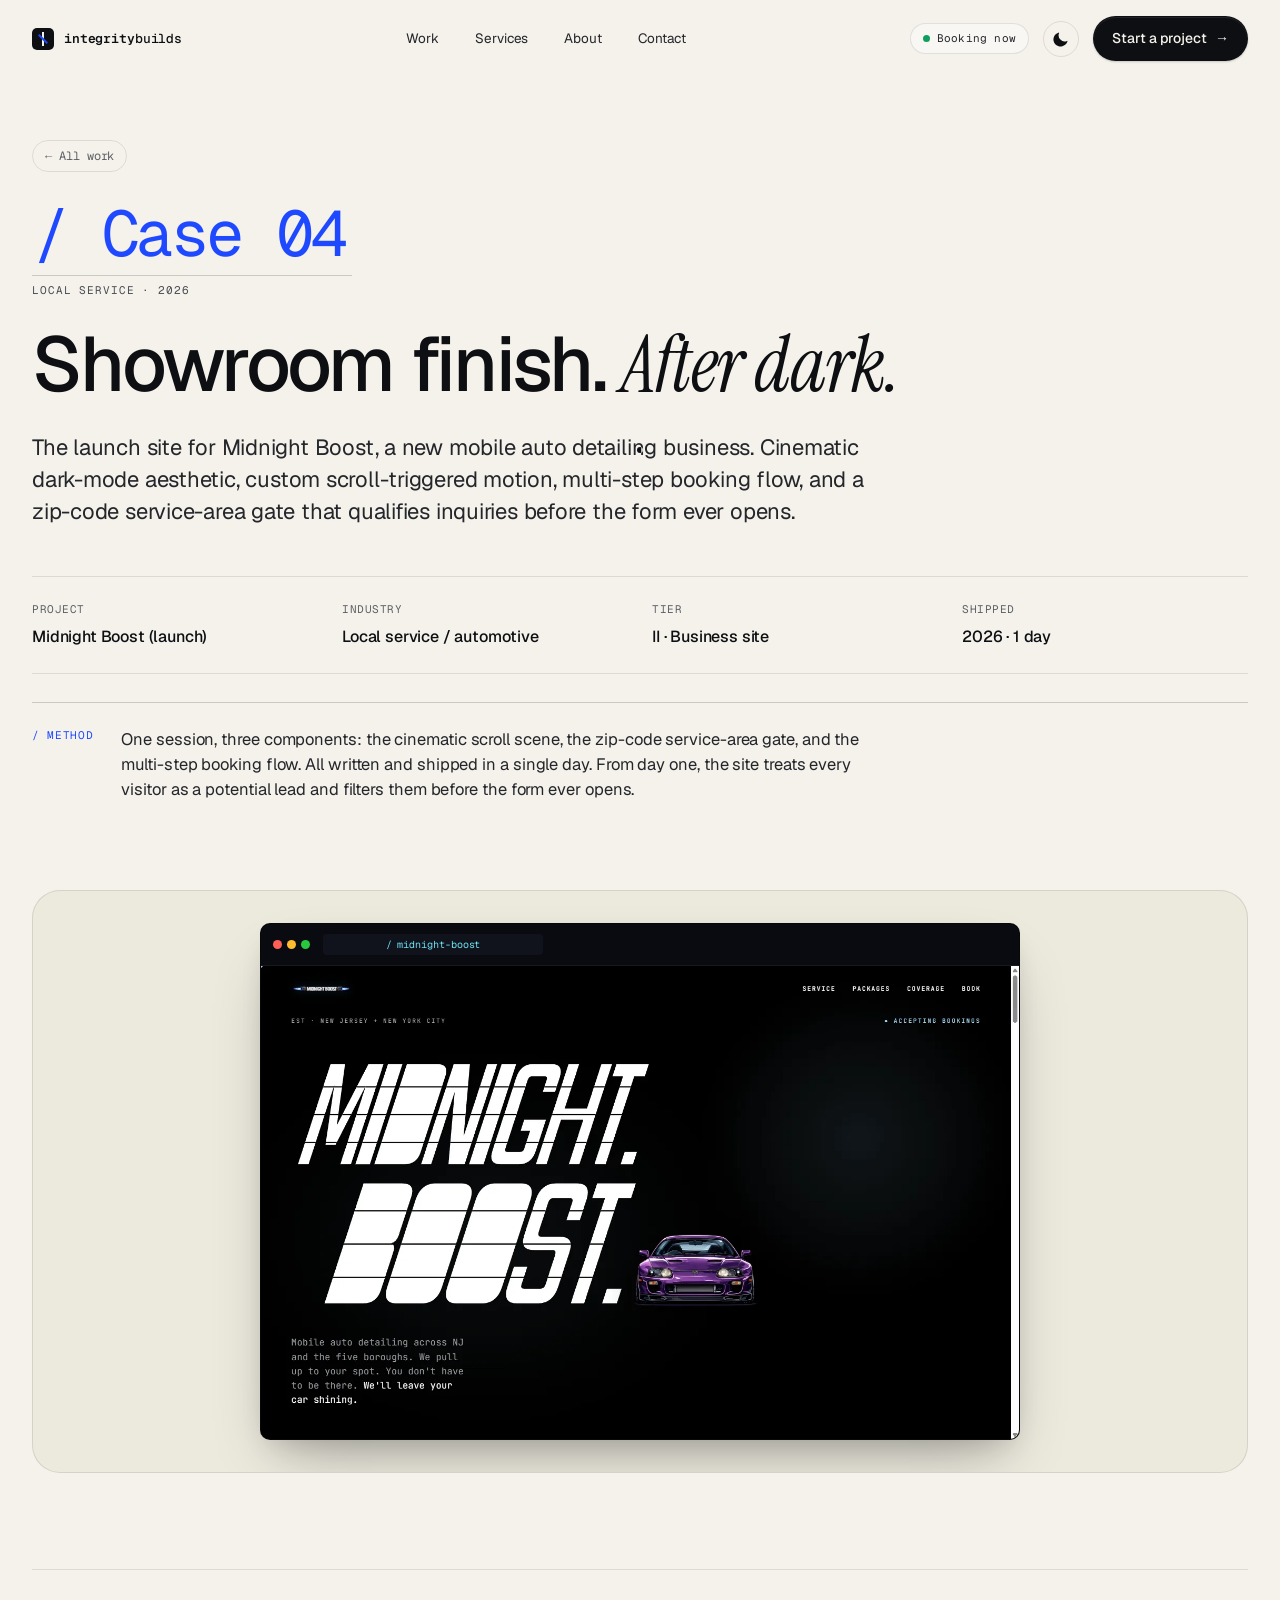
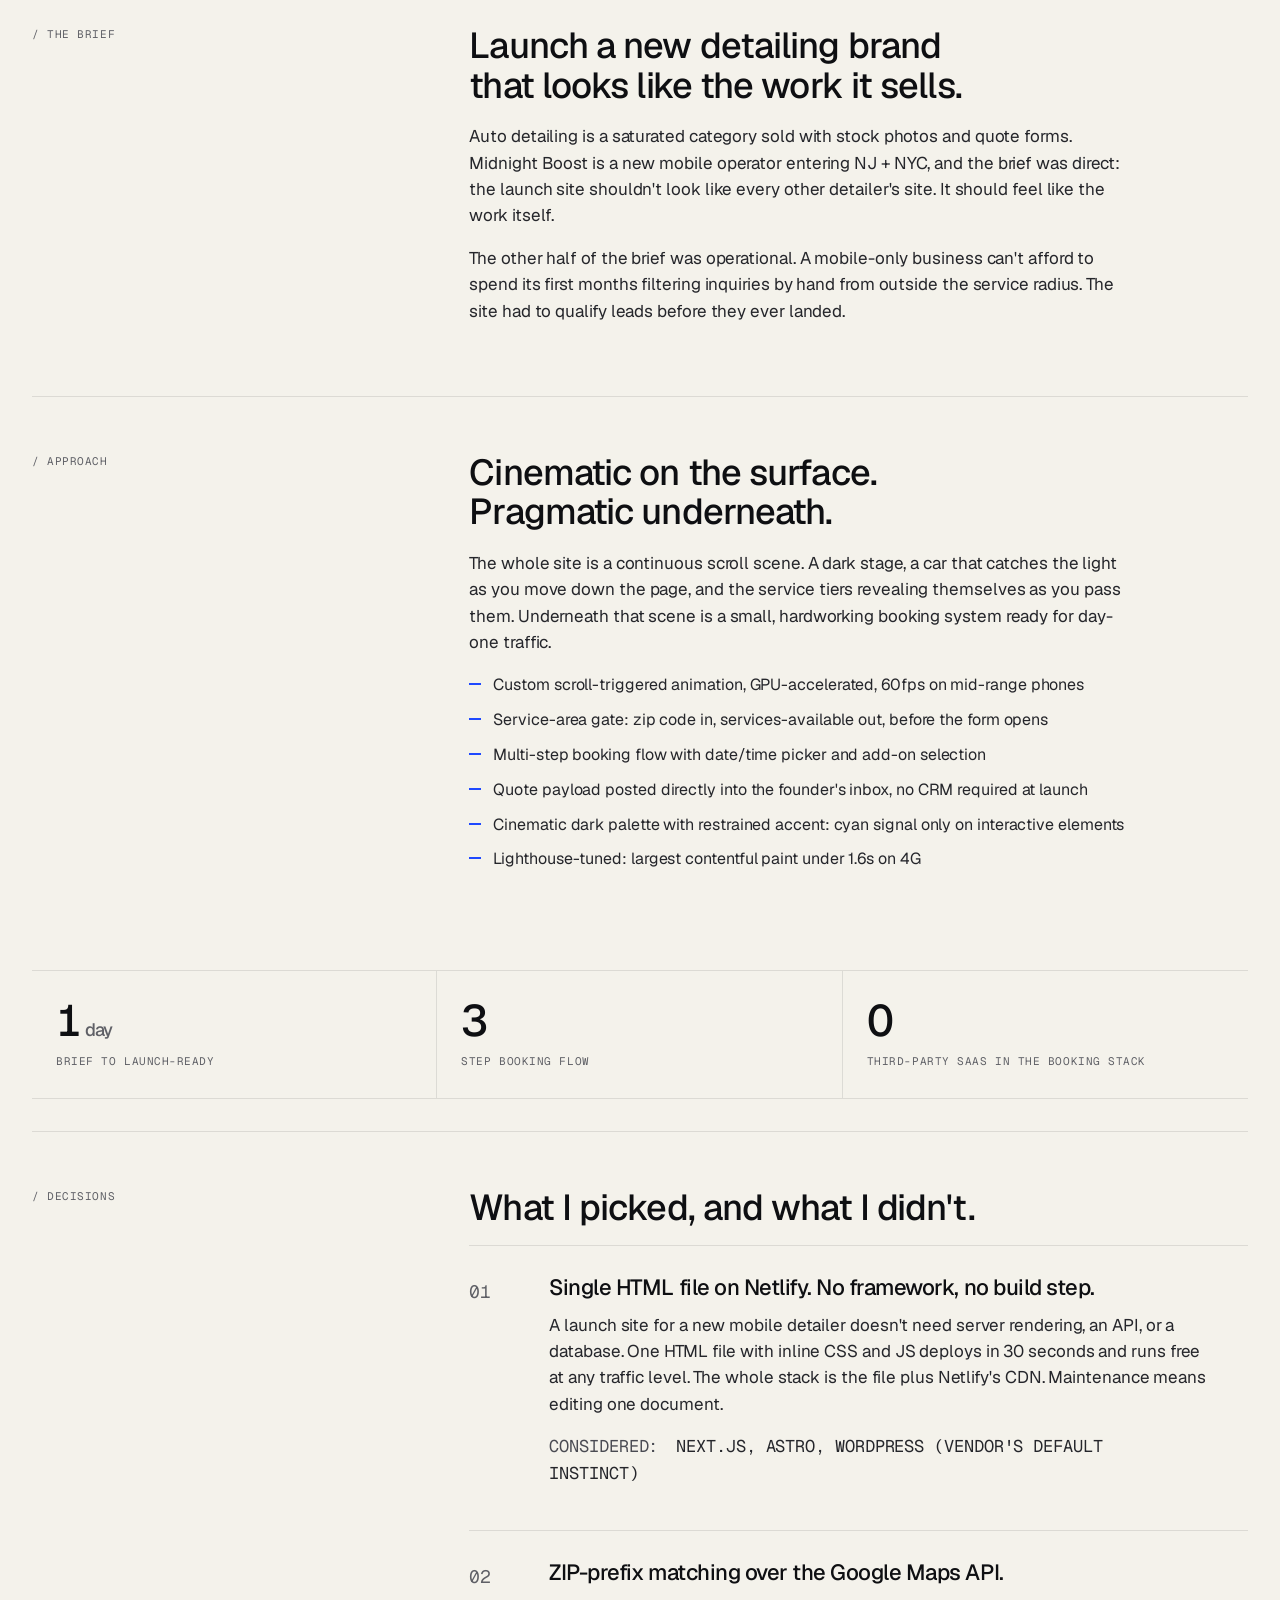
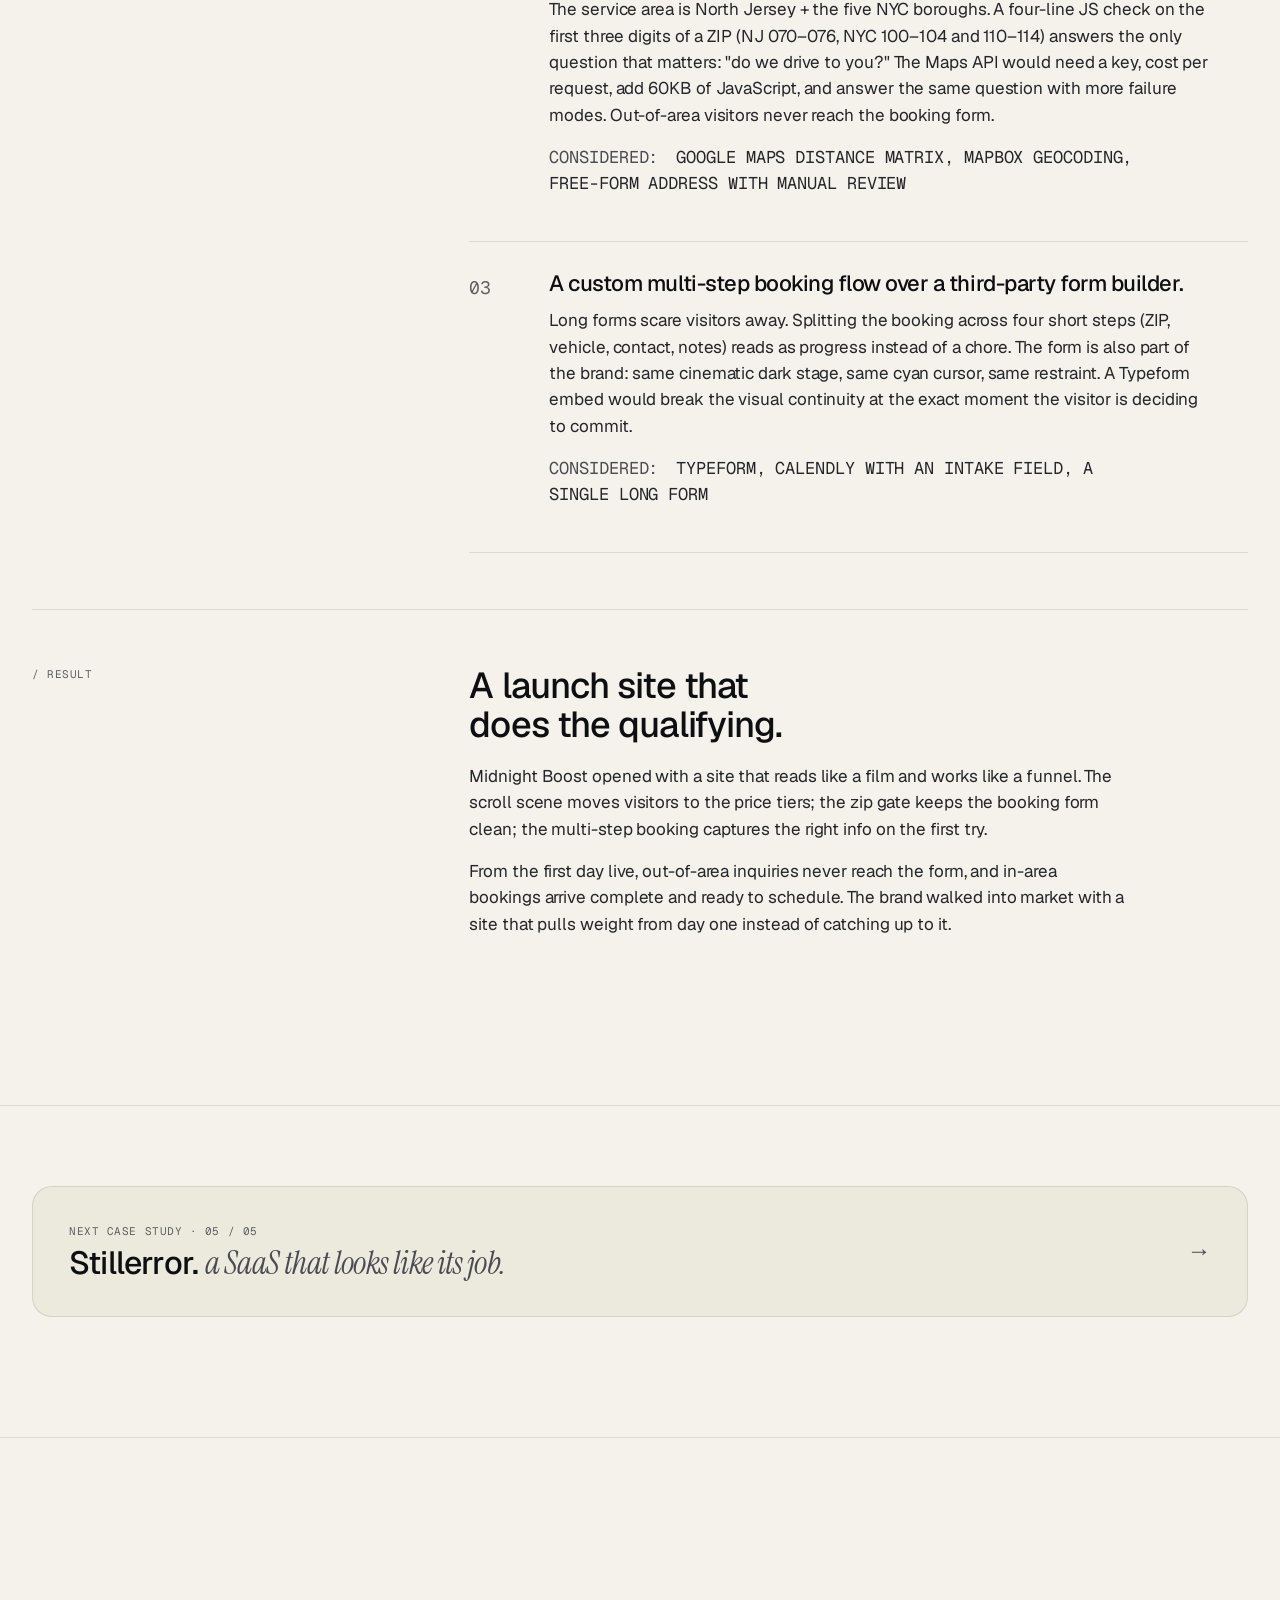
<file: work/midnight-boost.html>
<!doctype html>
<html lang="en">
<head>
  <meta charset="utf-8" />
  <meta name="viewport" content="width=device-width, initial-scale=1" />
  <script src="../theme-init.js"></script>
  <link rel="icon" href="../favicon.svg" type="image/svg+xml" />
  <link rel="icon" href="../favicon.ico" sizes="any" />
  <link rel="apple-touch-icon" href="../favicon-64.png" />
  <title>Midnight Boost · Case Study · IntegrityBuilds</title>
  <meta name="description" content="Cinematic dark-mode site for an auto detailing business. Scroll-driven scene, multi-step booking, zip-code service-area gate. Shipped in one day." />
  <link rel="canonical" href="https://integritybuilds.dev/work/midnight-boost" />
  <meta property="og:type" content="website" />
  <meta property="og:url" content="https://integritybuilds.dev/work/midnight-boost" />
  <meta property="og:title" content="Midnight Boost · Case Study · IntegrityBuilds" />
  <meta property="og:description" content="Cinematic dark-mode site for an auto detailing business. Scroll-driven scene, multi-step booking, zip-code service-area gate. Shipped in one day." />
  <meta property="og:image" content="https://integritybuilds.dev/images/og/midnight-boost.jpg" />
  <meta property="og:image:width" content="1200" />
  <meta property="og:image:height" content="630" />
  <meta name="twitter:card" content="summary_large_image" />
  <meta name="twitter:title" content="Midnight Boost · Case Study · IntegrityBuilds" />
  <meta name="twitter:description" content="Cinematic dark-mode site for an auto detailing business. Scroll-driven scene, multi-step booking, zip-code service-area gate. Shipped in one day." />
  <meta name="twitter:image" content="https://integritybuilds.dev/images/og/midnight-boost.jpg" />
  <link rel="preload" as="font" type="font/woff2" crossorigin href="../vendor/fonts/geist-latin.woff2" />
  <link rel="stylesheet" href="../styles.css?v=__BUILD__" />
  <script src="../vendor/lenis-1.1.13.min.js" defer></script>
  <script type="application/ld+json">
  {
    "@context": "https://schema.org",
    "@graph": [
      {
        "@type": "BreadcrumbList",
        "itemListElement": [
          { "@type": "ListItem", "position": 1, "name": "Home", "item": "https://integritybuilds.dev/" },
          { "@type": "ListItem", "position": 2, "name": "Work", "item": "https://integritybuilds.dev/#work" },
          { "@type": "ListItem", "position": 3, "name": "Midnight Boost", "item": "https://integritybuilds.dev/work/midnight-boost" }
        ]
      },
      {
        "@type": "CreativeWork",
        "name": "Midnight Boost case study",
        "headline": "Showroom finish. After dark.",
        "url": "https://integritybuilds.dev/work/midnight-boost",
        "image": "https://integritybuilds.dev/images/og/midnight-boost.jpg",
        "about": "A cinematic dark launch site for a mobile auto detailing brand, with scroll-triggered motion, a multi-step booking flow, and a zip-code service-area gate.",
        "creator": { "@type": "Person", "name": "Stephen Alatriste", "url": "https://integritybuilds.dev/" },
        "isPartOf": { "@type": "WebSite", "name": "IntegrityBuilds", "url": "https://integritybuilds.dev/" }
      }
    ]
  }
  </script>
</head>
<body>

  <a href="#cs-body" class="skip-to-content">Skip to content</a>
  <nav class="nav">
    <div class="wrap nav-inner">
      <a class="brand" href="../index.html" aria-label="IntegrityBuilds home">
        <span class="brand-mark" aria-hidden="true"></span>
        <span class="brand-name"><b>integrity</b>builds</span>
      </a>
      <div class="nav-links">
        <a href="../index.html#work">Work</a>
        <a href="../index.html#services">Services</a>
        <a href="../index.html#about">About</a>
        <a href="../index.html#contact">Contact</a>
      </div>
      <div class="nav-right">
        <span class="status-pill"><span class="status-dot"></span> Booking now</span>
        <button type="button" class="theme-toggle" data-theme-toggle aria-label="Toggle dark mode" title="Toggle dark mode">
          <svg class="theme-icon theme-icon-sun" viewBox="0 0 24 24" width="18" height="18" aria-hidden="true">
            <circle cx="12" cy="12" r="4" fill="currentColor" />
            <g stroke="currentColor" stroke-width="1.6" stroke-linecap="round">
              <line x1="12" y1="2" x2="12" y2="5" />
              <line x1="12" y1="19" x2="12" y2="22" />
              <line x1="2" y1="12" x2="5" y2="12" />
              <line x1="19" y1="12" x2="22" y2="12" />
              <line x1="4.5" y1="4.5" x2="6.6" y2="6.6" />
              <line x1="17.4" y1="17.4" x2="19.5" y2="19.5" />
              <line x1="4.5" y1="19.5" x2="6.6" y2="17.4" />
              <line x1="17.4" y1="6.6" x2="19.5" y2="4.5" />
            </g>
          </svg>
          <svg class="theme-icon theme-icon-moon" viewBox="0 0 24 24" width="18" height="18" aria-hidden="true">
            <path d="M20 14.5A8 8 0 0 1 9.5 4a0.5 0.5 0 0 0-0.8-0.5A9.5 9.5 0 1 0 20.5 15.3a0.5 0.5 0 0 0-0.5-0.8z" fill="currentColor" />
          </svg>
        </button>
        <a href="../index.html#contact" class="btn btn-primary">Start a project <span class="arrow">→</span></a>
      </div>
    </div>
  </nav>

  <main>

  <header class="cs-hero">
    <div class="wrap">
      <a href="../index.html#work" class="cs-back">← All work</a>

      <div class="section-eyebrow reveal">
        <span class="num">/ Case 04</span>
        <span class="lbl">Local service · 2026</span>
      </div>

      <h1 class="cs-h1 reveal" style="--reveal-delay: 60ms">
        Showroom finish. <span class="serif-italic">After dark.</span>
      </h1>
      <p class="cs-lede reveal" style="--reveal-delay: 120ms">
        The launch site for Midnight Boost, a new mobile auto detailing business. Cinematic
        dark-mode aesthetic, custom scroll-triggered motion, multi-step booking flow, and a
        zip-code service-area gate that qualifies inquiries before the form ever opens.
      </p>

      <div class="cs-meta-row reveal" style="--reveal-delay: 180ms">
        <div class="cs-meta-cell"><span class="k">Project</span><span class="v">Midnight Boost (launch)</span></div>
        <div class="cs-meta-cell"><span class="k">Industry</span><span class="v">Local service / automotive</span></div>
        <div class="cs-meta-cell"><span class="k">Tier</span><span class="v">II · Business site</span></div>
        <div class="cs-meta-cell"><span class="k">Shipped</span><span class="v">2026 · 1 day</span></div>
      </div>

      <aside class="cs-method-callout reveal" style="--reveal-delay: 240ms">
        <span class="cs-method-label">/ Method</span>
        <p>
          One session, three components: the cinematic scroll scene, the zip-code
          service-area gate, and the multi-step booking flow. All written and shipped
          in a single day. From day one, the site treats every visitor as a potential
          lead and filters them before the form ever opens.
        </p>
      </aside>
    </div>
  </header>

  <section class="cs-preview-section">
    <div class="wrap">
      <div class="cs-preview-frame reveal">
        <div class="preview-window preview-midnight has-image" style="max-width: 760px;">
          <div class="preview-chrome">
            <span class="dot"></span><span class="dot"></span><span class="dot"></span>
            <span class="url">/ midnight-boost</span>
          </div>
          <div class="preview-body">
            <img src="../images/work/midnight-boost.webp" alt="Midnight Boost mobile auto detailing home page" loading="lazy" decoding="async" width="1440" height="900" />
          </div>
        </div>
      </div>
    </div>
  </section>

  <section class="cs-body" id="cs-body">
    <div class="wrap">
      <h2 class="sr-only">Project breakdown</h2>

      <div class="cs-block reveal">
        <span class="cs-block-label">/ The brief</span>
        <div>
          <h3>Launch a new detailing brand that looks like the work it sells.</h3>
          <p>
            Auto detailing is a saturated category sold with stock photos and quote forms.
            Midnight Boost is a new mobile operator entering NJ + NYC, and the brief was direct:
            the launch site shouldn't look like every other detailer's site. It should feel like
            the work itself.
          </p>
          <p>
            The other half of the brief was operational. A mobile-only business can't afford to
            spend its first months filtering inquiries by hand from outside the service radius.
            The site had to qualify leads before they ever landed.
          </p>
        </div>
      </div>

      <div class="cs-block reveal">
        <span class="cs-block-label">/ Approach</span>
        <div>
          <h3>Cinematic on the surface. Pragmatic underneath.</h3>
          <p>
            The whole site is a continuous scroll scene. A dark stage, a car that catches the light
            as you move down the page, and the service tiers revealing themselves as you pass them.
            Underneath that scene is a small, hardworking booking system ready for day-one traffic.
          </p>
          <ul>
            <li>Custom scroll-triggered animation, GPU-accelerated, 60fps on mid-range phones</li>
            <li>Service-area gate: zip code in, services-available out, before the form opens</li>
            <li>Multi-step booking flow with date/time picker and add-on selection</li>
            <li>Quote payload posted directly into the founder's inbox, no CRM required at launch</li>
            <li>Cinematic dark palette with restrained accent: cyan signal only on interactive elements</li>
            <li>Lighthouse-tuned: largest contentful paint under 1.6s on 4G</li>
          </ul>
        </div>
      </div>

      <div class="cs-stat-row reveal">
        <div class="cs-stat"><div class="v">1<small style="font-size:18px; color:var(--mute); margin-left:4px;">day</small></div><span class="k">Brief to launch-ready</span></div>
        <div class="cs-stat"><div class="v">3</div><span class="k">Step booking flow</span></div>
        <div class="cs-stat"><div class="v">0</div><span class="k">Third-party SaaS in the booking stack</span></div>
      </div>

      <div class="cs-block reveal">
        <span class="cs-block-label">/ Decisions</span>
        <div>
          <h3>What I picked, and what I didn't.</h3>
          <ol class="cs-decision-list">
            <li class="cs-decision">
              <span class="cs-decision-num">01</span>
              <div>
                <h4 class="cs-decision-pick">Single HTML file on Netlify. No framework, no build step.</h4>
                <p class="cs-decision-why">A launch site for a new mobile detailer doesn't need server rendering, an API, or a database. One HTML file with inline CSS and JS deploys in 30 seconds and runs free at any traffic level. The whole stack is the file plus Netlify's CDN. Maintenance means editing one document.</p>
                <p class="cs-decision-rejected"><span class="k">Considered:</span> Next.js, Astro, WordPress (vendor's default instinct)</p>
              </div>
            </li>
            <li class="cs-decision">
              <span class="cs-decision-num">02</span>
              <div>
                <h4 class="cs-decision-pick">ZIP-prefix matching over the Google Maps API.</h4>
                <p class="cs-decision-why">The service area is North Jersey + the five NYC boroughs. A four-line JS check on the first three digits of a ZIP (NJ 070–076, NYC 100–104 and 110–114) answers the only question that matters: "do we drive to you?" The Maps API would need a key, cost per request, add 60KB of JavaScript, and answer the same question with more failure modes. Out-of-area visitors never reach the booking form.</p>
                <p class="cs-decision-rejected"><span class="k">Considered:</span> Google Maps Distance Matrix, Mapbox geocoding, free-form address with manual review</p>
              </div>
            </li>
            <li class="cs-decision">
              <span class="cs-decision-num">03</span>
              <div>
                <h4 class="cs-decision-pick">A custom multi-step booking flow over a third-party form builder.</h4>
                <p class="cs-decision-why">Long forms scare visitors away. Splitting the booking across four short steps (ZIP, vehicle, contact, notes) reads as progress instead of a chore. The form is also part of the brand: same cinematic dark stage, same cyan cursor, same restraint. A Typeform embed would break the visual continuity at the exact moment the visitor is deciding to commit.</p>
                <p class="cs-decision-rejected"><span class="k">Considered:</span> Typeform, Calendly with an intake field, a single long form</p>
              </div>
            </li>
          </ol>
        </div>
      </div>

      <div class="cs-block reveal">
        <span class="cs-block-label">/ Result</span>
        <div>
          <h3>A launch site that does the qualifying.</h3>
          <p>
            Midnight Boost opened with a site that reads like a film and works like a funnel.
            The scroll scene moves visitors to the price tiers; the zip gate keeps the booking
            form clean; the multi-step booking captures the right info on the first try.
          </p>
          <p>
            From the first day live, out-of-area inquiries never reach the form, and in-area
            bookings arrive complete and ready to schedule. The brand walked into market with a
            site that pulls weight from day one instead of catching up to it.
          </p>
        </div>
      </div>

    </div>
  </section>

  <section class="cs-next">
    <div class="wrap">
      <a href="stillerror.html" class="cs-next-card">
        <div>
          <span class="l">Next case study · 05 / 05</span>
          <h3>Stillerror. <span class="serif-italic" style="color:var(--ink-3)">a SaaS that looks like its job.</span></h3>
        </div>
        <span class="arrow">→</span>
      </a>
    </div>
  </section>

  </main>
  <footer class="footer">
    <div class="wrap">
      <div class="footer-grid">
        <div class="footer-col footer-brand-row">
          <a class="brand" href="../index.html" style="margin-bottom: 8px;">
            <span class="brand-mark" aria-hidden="true"></span>
            <span class="brand-name"><b>integrity</b>builds</span>
          </a>
          <p>Custom-coded websites for content creators and small businesses. Built one at a time, in Maryland.</p>
        </div>
        <div class="footer-col">
          <h3>Studio</h3>
          <a href="../index.html#work">Selected work</a>
          <a href="../index.html#services">Services</a>
          <a href="../index.html#about">About</a>
        </div>
        <div class="footer-col">
          <h3>Case studies</h3>
          <a href="fonthead.html">Fonthead</a>
          <a href="skellywags.html">Skellywags Club</a>
          <a href="acmeridian.html">A&amp;C Meridian</a>
          <a href="midnight-boost.html">Midnight Boost</a>
          <a href="stillerror.html">Stillerror</a>
        </div>
        <div class="footer-col">
          <h3>Contact</h3>
          <a href="mailto:stephenalatriste@integritybuilds.dev">stephenalatriste@integritybuilds.dev</a>
          <a href="https://www.fiverr.com/integritybuilds" target="_blank" rel="noopener">Fiverr profile ↗</a>
          <span style="color:var(--mute)">Maryland, USA</span>
        </div>
      </div>
      <div class="footer-bottom">
        <span class="mono-tiny">© <span data-year>2026</span> IntegrityBuilds · Stephen Alatriste · All rights reserved</span>
        <span class="mono-tiny">v 1.0 · custom · no templates</span>
      </div>
    </div>
  </footer>

  <script src="../main.js?v=__BUILD__"></script>
</body>
</html>
</file>
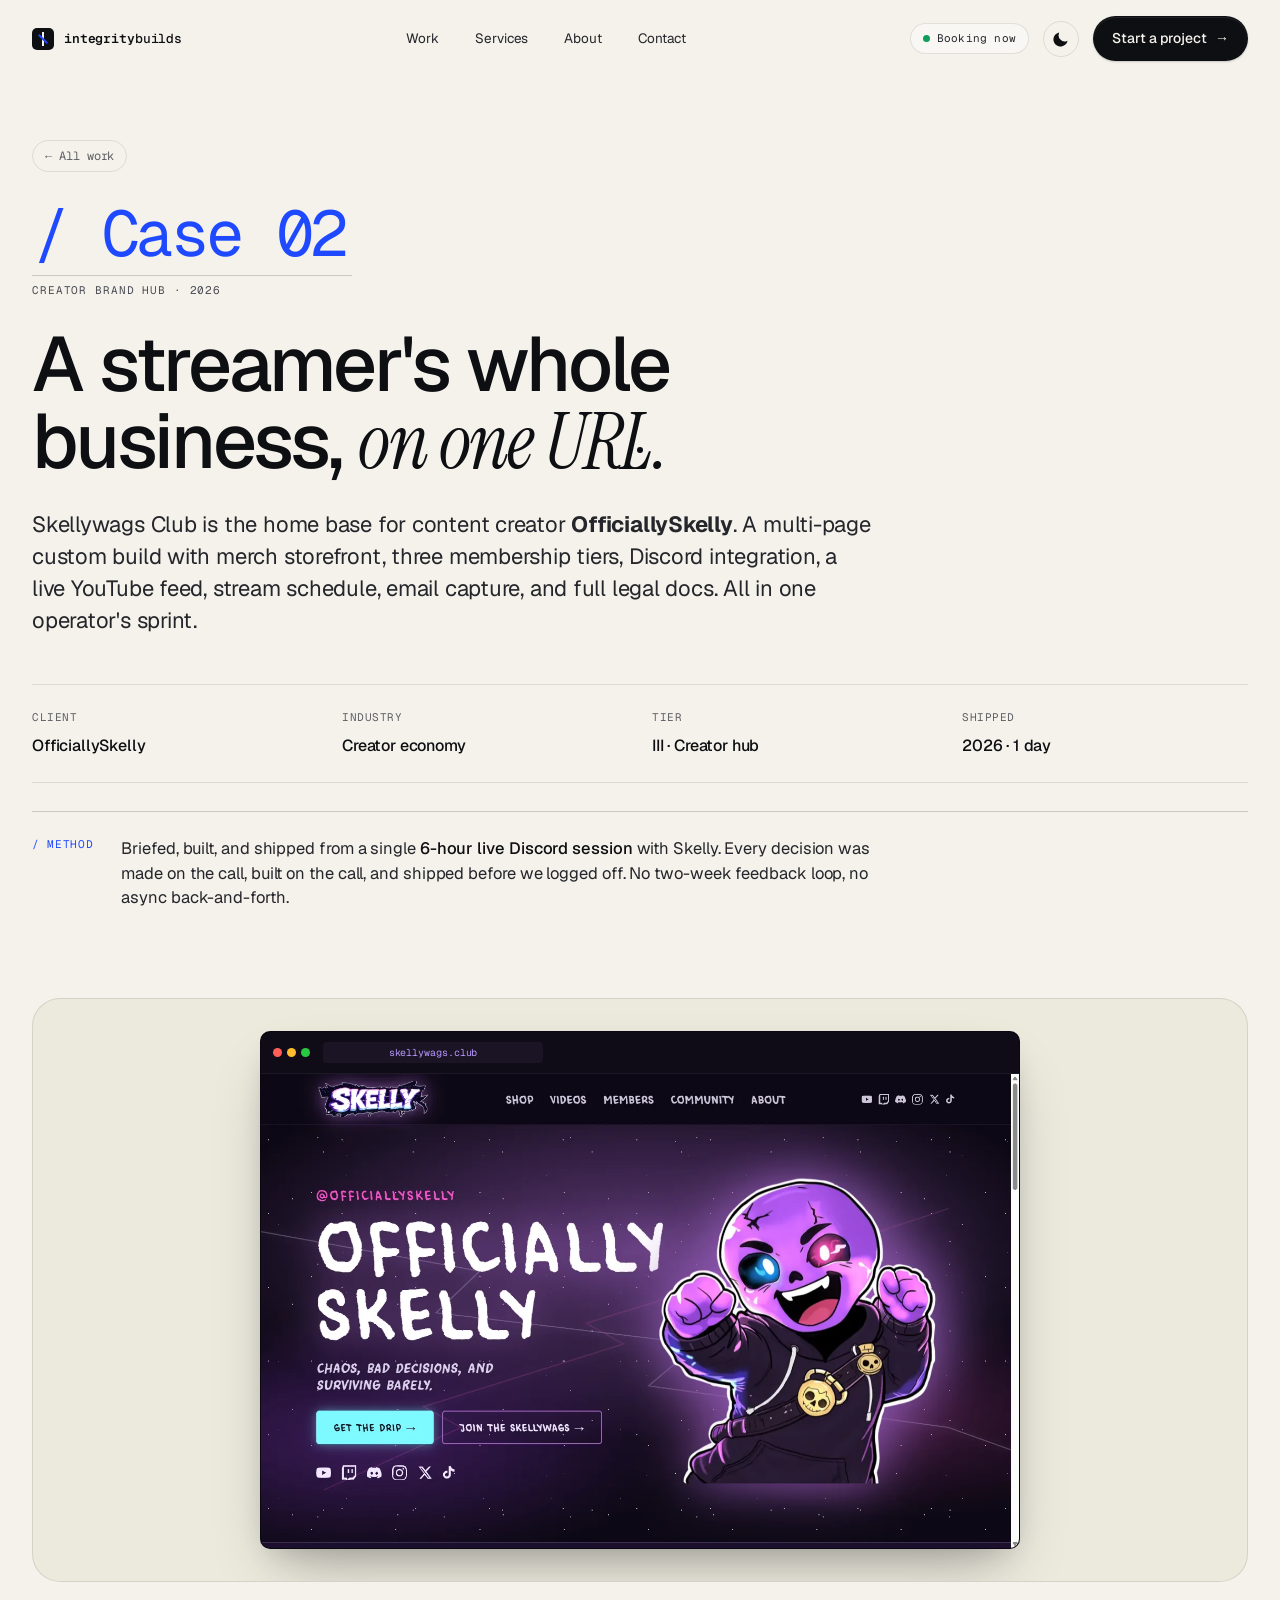
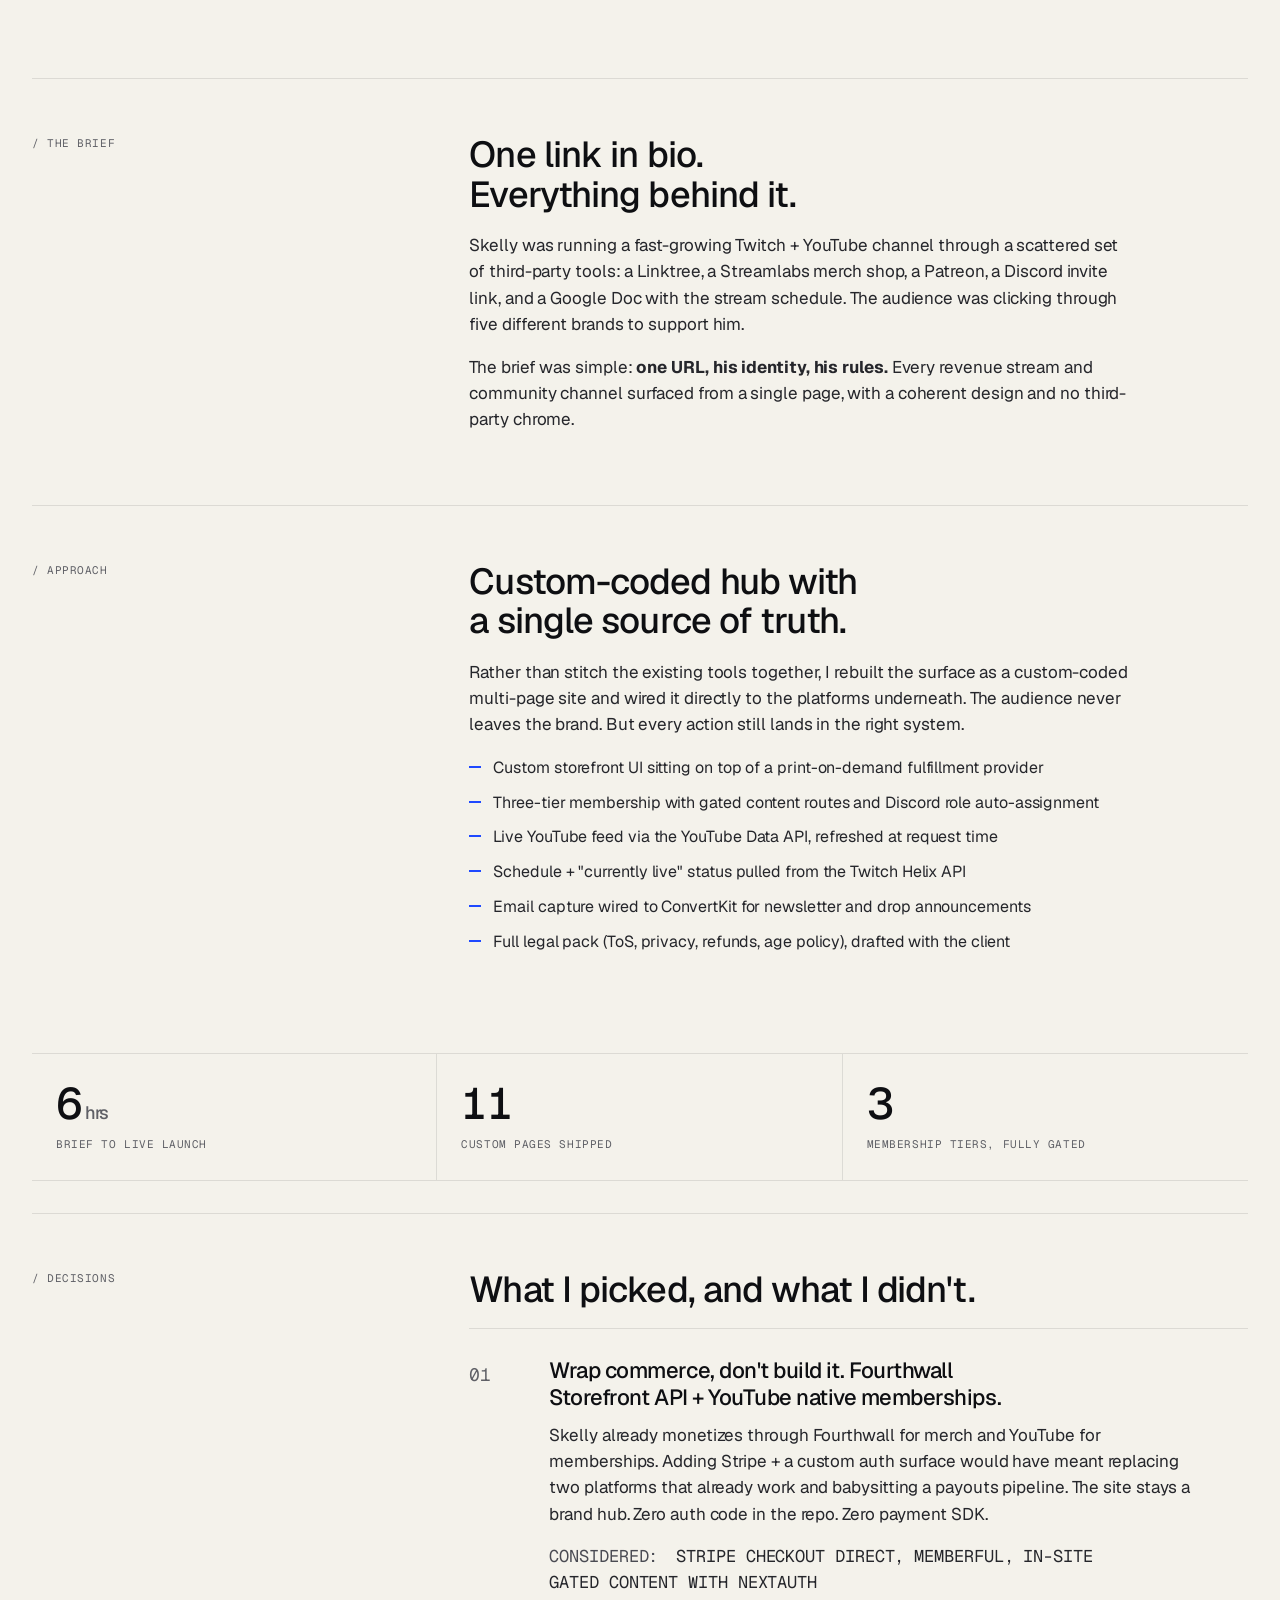
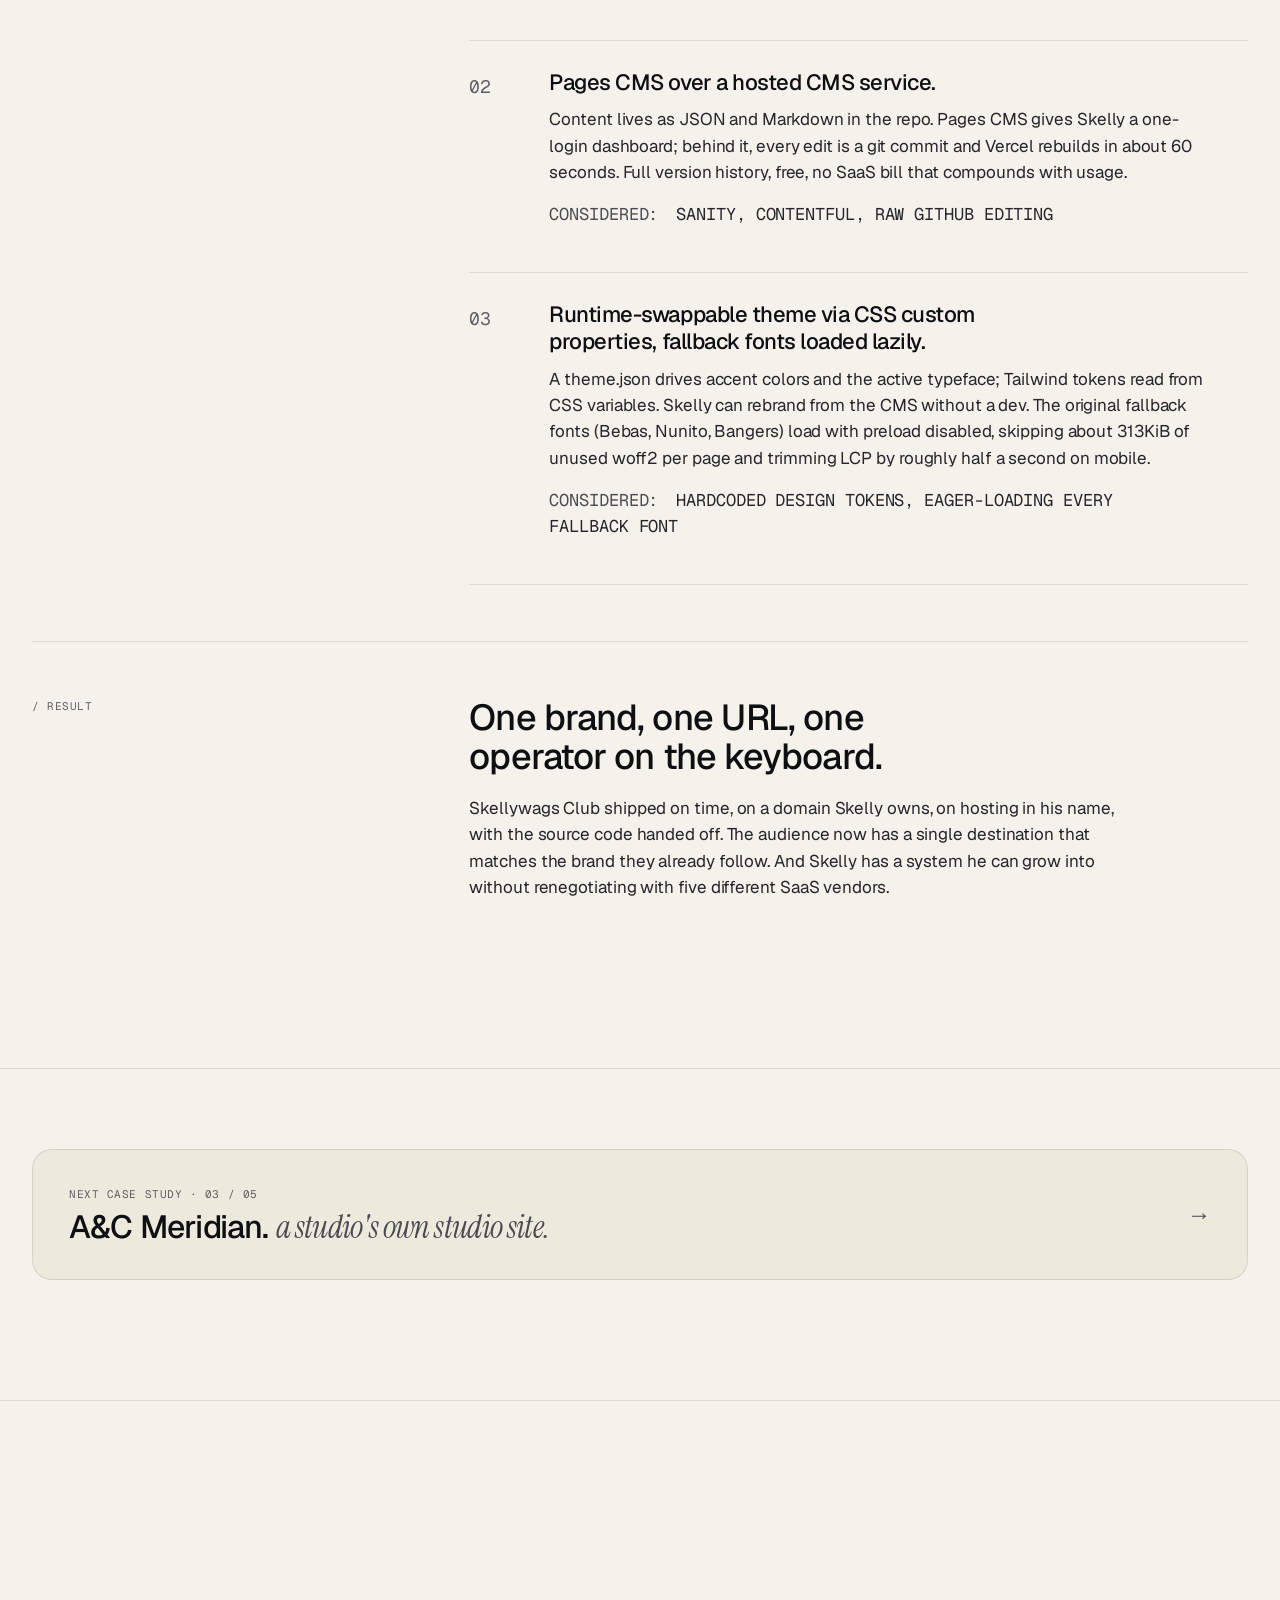
<file: work/skellywags.html>
<!doctype html>
<html lang="en">
<head>
  <meta charset="utf-8" />
  <meta name="viewport" content="width=device-width, initial-scale=1" />
  <script src="../theme-init.js"></script>
  <link rel="icon" href="../favicon.svg" type="image/svg+xml" />
  <link rel="icon" href="../favicon.ico" sizes="any" />
  <link rel="apple-touch-icon" href="../favicon-64.png" />
  <title>Skellywags Club · Case Study · IntegrityBuilds</title>
  <meta name="description" content="A streamer's whole business on one URL: merch storefront, three-tier memberships, Discord + Twitch integration. Briefed, built, and shipped in a 6-hour live session." />
  <link rel="canonical" href="https://integritybuilds.dev/work/skellywags" />
  <meta property="og:type" content="website" />
  <meta property="og:url" content="https://integritybuilds.dev/work/skellywags" />
  <meta property="og:title" content="Skellywags Club · Case Study · IntegrityBuilds" />
  <meta property="og:description" content="A streamer's whole business on one URL: merch storefront, three-tier memberships, Discord + Twitch integration. Briefed, built, and shipped in a 6-hour live session." />
  <meta property="og:image" content="https://integritybuilds.dev/images/og/skellywags.jpg" />
  <meta property="og:image:width" content="1200" />
  <meta property="og:image:height" content="630" />
  <meta name="twitter:card" content="summary_large_image" />
  <meta name="twitter:title" content="Skellywags Club · Case Study · IntegrityBuilds" />
  <meta name="twitter:description" content="A streamer's whole business on one URL: merch storefront, three-tier memberships, Discord + Twitch integration. Briefed, built, and shipped in a 6-hour live session." />
  <meta name="twitter:image" content="https://integritybuilds.dev/images/og/skellywags.jpg" />
  <link rel="preload" as="font" type="font/woff2" crossorigin href="../vendor/fonts/geist-latin.woff2" />
  <link rel="stylesheet" href="../styles.css?v=__BUILD__" />
  <script src="../vendor/lenis-1.1.13.min.js" defer></script>
  <script type="application/ld+json">
  {
    "@context": "https://schema.org",
    "@graph": [
      {
        "@type": "BreadcrumbList",
        "itemListElement": [
          { "@type": "ListItem", "position": 1, "name": "Home", "item": "https://integritybuilds.dev/" },
          { "@type": "ListItem", "position": 2, "name": "Work", "item": "https://integritybuilds.dev/#work" },
          { "@type": "ListItem", "position": 3, "name": "Skellywags Club", "item": "https://integritybuilds.dev/work/skellywags" }
        ]
      },
      {
        "@type": "CreativeWork",
        "name": "Skellywags Club case study",
        "headline": "A streamer's whole business, on one URL",
        "url": "https://integritybuilds.dev/work/skellywags",
        "image": "https://integritybuilds.dev/images/og/skellywags.jpg",
        "about": "A creator brand hub for a Twitch streamer and YouTuber: merch storefront, three-tier memberships, Discord and Twitch integration, all on one custom admin.",
        "creator": { "@type": "Person", "name": "Stephen Alatriste", "url": "https://integritybuilds.dev/" },
        "isPartOf": { "@type": "WebSite", "name": "IntegrityBuilds", "url": "https://integritybuilds.dev/" }
      }
    ]
  }
  </script>
</head>
<body>

  <a href="#cs-body" class="skip-to-content">Skip to content</a>
  <nav class="nav">
    <div class="wrap nav-inner">
      <a class="brand" href="../index.html" aria-label="IntegrityBuilds home">
        <span class="brand-mark" aria-hidden="true"></span>
        <span class="brand-name"><b>integrity</b>builds</span>
      </a>
      <div class="nav-links">
        <a href="../index.html#work">Work</a>
        <a href="../index.html#services">Services</a>
        <a href="../index.html#about">About</a>
        <a href="../index.html#contact">Contact</a>
      </div>
      <div class="nav-right">
        <span class="status-pill"><span class="status-dot"></span> Booking now</span>
        <button type="button" class="theme-toggle" data-theme-toggle aria-label="Toggle dark mode" title="Toggle dark mode">
          <svg class="theme-icon theme-icon-sun" viewBox="0 0 24 24" width="18" height="18" aria-hidden="true">
            <circle cx="12" cy="12" r="4" fill="currentColor" />
            <g stroke="currentColor" stroke-width="1.6" stroke-linecap="round">
              <line x1="12" y1="2" x2="12" y2="5" />
              <line x1="12" y1="19" x2="12" y2="22" />
              <line x1="2" y1="12" x2="5" y2="12" />
              <line x1="19" y1="12" x2="22" y2="12" />
              <line x1="4.5" y1="4.5" x2="6.6" y2="6.6" />
              <line x1="17.4" y1="17.4" x2="19.5" y2="19.5" />
              <line x1="4.5" y1="19.5" x2="6.6" y2="17.4" />
              <line x1="17.4" y1="6.6" x2="19.5" y2="4.5" />
            </g>
          </svg>
          <svg class="theme-icon theme-icon-moon" viewBox="0 0 24 24" width="18" height="18" aria-hidden="true">
            <path d="M20 14.5A8 8 0 0 1 9.5 4a0.5 0.5 0 0 0-0.8-0.5A9.5 9.5 0 1 0 20.5 15.3a0.5 0.5 0 0 0-0.5-0.8z" fill="currentColor" />
          </svg>
        </button>
        <a href="../index.html#contact" class="btn btn-primary">Start a project <span class="arrow">→</span></a>
      </div>
    </div>
  </nav>

  <main>

  <header class="cs-hero">
    <div class="wrap">
      <a href="../index.html#work" class="cs-back">← All work</a>

      <div class="section-eyebrow reveal">
        <span class="num">/ Case 02</span>
        <span class="lbl">Creator brand hub · 2026</span>
      </div>

      <h1 class="cs-h1 reveal" style="--reveal-delay: 60ms">
        A streamer's whole business, <span class="serif-italic">on one URL.</span>
      </h1>
      <p class="cs-lede reveal" style="--reveal-delay: 120ms">
        Skellywags Club is the home base for content creator <b>OfficiallySkelly</b>. A multi-page custom build
        with merch storefront, three membership tiers, Discord integration, a live YouTube feed,
        stream schedule, email capture, and full legal docs. All in one operator's sprint.
      </p>

      <div class="cs-meta-row reveal" style="--reveal-delay: 180ms">
        <div class="cs-meta-cell"><span class="k">Client</span><span class="v">OfficiallySkelly</span></div>
        <div class="cs-meta-cell"><span class="k">Industry</span><span class="v">Creator economy</span></div>
        <div class="cs-meta-cell"><span class="k">Tier</span><span class="v">III · Creator hub</span></div>
        <div class="cs-meta-cell"><span class="k">Shipped</span><span class="v">2026 · 1 day</span></div>
      </div>

      <aside class="cs-method-callout reveal" style="--reveal-delay: 240ms">
        <span class="cs-method-label">/ Method</span>
        <p>
          Briefed, built, and shipped from a single <b>6-hour live Discord session</b> with Skelly.
          Every decision was made on the call, built on the call, and shipped before we logged off.
          No two-week feedback loop, no async back-and-forth.
        </p>
      </aside>
    </div>
  </header>

  <section class="cs-preview-section">
    <div class="wrap">
      <div class="cs-preview-frame reveal">
        <div class="preview-window preview-skelly has-image" style="max-width: 760px;">
          <div class="preview-chrome">
            <span class="dot"></span><span class="dot"></span><span class="dot"></span>
            <span class="url">skellywags.club</span>
          </div>
          <div class="preview-body">
            <img src="../images/work/skellywags.webp" alt="Skellywags Club home page" loading="lazy" decoding="async" width="1440" height="900" />
          </div>
        </div>
      </div>
    </div>
  </section>

  <section class="cs-body" id="cs-body">
    <div class="wrap">
      <h2 class="sr-only">Project breakdown</h2>

      <div class="cs-block reveal">
        <span class="cs-block-label">/ The brief</span>
        <div>
          <h3>One link in bio. Everything behind it.</h3>
          <p>
            Skelly was running a fast-growing Twitch + YouTube channel through a scattered set of
            third-party tools: a Linktree, a Streamlabs merch shop, a Patreon, a Discord invite link,
            and a Google Doc with the stream schedule. The audience was clicking through five
            different brands to support him.
          </p>
          <p>
            The brief was simple: <b>one URL, his identity, his rules.</b> Every revenue stream and
            community channel surfaced from a single page, with a coherent design and no third-party
            chrome.
          </p>
        </div>
      </div>

      <div class="cs-block reveal">
        <span class="cs-block-label">/ Approach</span>
        <div>
          <h3>Custom-coded hub with a single source of truth.</h3>
          <p>
            Rather than stitch the existing tools together, I rebuilt the surface as a custom-coded
            multi-page site and wired it directly to the platforms underneath. The audience never
            leaves the brand. But every action still lands in the right system.
          </p>
          <ul>
            <li>Custom storefront UI sitting on top of a print-on-demand fulfillment provider</li>
            <li>Three-tier membership with gated content routes and Discord role auto-assignment</li>
            <li>Live YouTube feed via the YouTube Data API, refreshed at request time</li>
            <li>Schedule + "currently live" status pulled from the Twitch Helix API</li>
            <li>Email capture wired to ConvertKit for newsletter and drop announcements</li>
            <li>Full legal pack (ToS, privacy, refunds, age policy), drafted with the client</li>
          </ul>
        </div>
      </div>

      <div class="cs-stat-row reveal">
        <div class="cs-stat"><div class="v">6<small style="font-size:18px; color:var(--mute); margin-left:4px;">hrs</small></div><span class="k">Brief to live launch</span></div>
        <div class="cs-stat"><div class="v">11</div><span class="k">Custom pages shipped</span></div>
        <div class="cs-stat"><div class="v">3</div><span class="k">Membership tiers, fully gated</span></div>
      </div>

      <div class="cs-block reveal">
        <span class="cs-block-label">/ Decisions</span>
        <div>
          <h3>What I picked, and what I didn't.</h3>
          <ol class="cs-decision-list">
            <li class="cs-decision">
              <span class="cs-decision-num">01</span>
              <div>
                <h4 class="cs-decision-pick">Wrap commerce, don't build it. Fourthwall Storefront API + YouTube native memberships.</h4>
                <p class="cs-decision-why">Skelly already monetizes through Fourthwall for merch and YouTube for memberships. Adding Stripe + a custom auth surface would have meant replacing two platforms that already work and babysitting a payouts pipeline. The site stays a brand hub. Zero auth code in the repo. Zero payment SDK.</p>
                <p class="cs-decision-rejected"><span class="k">Considered:</span> Stripe Checkout direct, Memberful, in-site gated content with NextAuth</p>
              </div>
            </li>
            <li class="cs-decision">
              <span class="cs-decision-num">02</span>
              <div>
                <h4 class="cs-decision-pick">Pages CMS over a hosted CMS service.</h4>
                <p class="cs-decision-why">Content lives as JSON and Markdown in the repo. Pages CMS gives Skelly a one-login dashboard; behind it, every edit is a git commit and Vercel rebuilds in about 60 seconds. Full version history, free, no SaaS bill that compounds with usage.</p>
                <p class="cs-decision-rejected"><span class="k">Considered:</span> Sanity, Contentful, raw GitHub editing</p>
              </div>
            </li>
            <li class="cs-decision">
              <span class="cs-decision-num">03</span>
              <div>
                <h4 class="cs-decision-pick">Runtime-swappable theme via CSS custom properties, fallback fonts loaded lazily.</h4>
                <p class="cs-decision-why">A theme.json drives accent colors and the active typeface; Tailwind tokens read from CSS variables. Skelly can rebrand from the CMS without a dev. The original fallback fonts (Bebas, Nunito, Bangers) load with preload disabled, skipping about 313KiB of unused woff2 per page and trimming LCP by roughly half a second on mobile.</p>
                <p class="cs-decision-rejected"><span class="k">Considered:</span> Hardcoded design tokens, eager-loading every fallback font</p>
              </div>
            </li>
          </ol>
        </div>
      </div>

      <div class="cs-block reveal">
        <span class="cs-block-label">/ Result</span>
        <div>
          <h3>One brand, one URL, one operator on the keyboard.</h3>
          <p>
            Skellywags Club shipped on time, on a domain Skelly owns, on hosting in his name,
            with the source code handed off. The audience now has a single destination that matches
            the brand they already follow. And Skelly has a system he can grow into without
            renegotiating with five different SaaS vendors.
          </p>
        </div>
      </div>

    </div>
  </section>

  <section class="cs-next">
    <div class="wrap">
      <a href="acmeridian.html" class="cs-next-card">
        <div>
          <span class="l">Next case study · 03 / 05</span>
          <h3>A&amp;C Meridian. <span class="serif-italic" style="color:var(--ink-3)">a studio's own studio site.</span></h3>
        </div>
        <span class="arrow">→</span>
      </a>
    </div>
  </section>

  </main>
  <footer class="footer">
    <div class="wrap">
      <div class="footer-grid">
        <div class="footer-col footer-brand-row">
          <a class="brand" href="../index.html" style="margin-bottom: 8px;">
            <span class="brand-mark" aria-hidden="true"></span>
            <span class="brand-name"><b>integrity</b>builds</span>
          </a>
          <p>Custom-coded websites for content creators and small businesses. Built one at a time, in Maryland.</p>
        </div>
        <div class="footer-col">
          <h3>Studio</h3>
          <a href="../index.html#work">Selected work</a>
          <a href="../index.html#services">Services</a>
          <a href="../index.html#about">About</a>
        </div>
        <div class="footer-col">
          <h3>Case studies</h3>
          <a href="fonthead.html">Fonthead</a>
          <a href="skellywags.html">Skellywags Club</a>
          <a href="acmeridian.html">A&amp;C Meridian</a>
          <a href="midnight-boost.html">Midnight Boost</a>
          <a href="stillerror.html">Stillerror</a>
        </div>
        <div class="footer-col">
          <h3>Contact</h3>
          <a href="mailto:stephenalatriste@integritybuilds.dev">stephenalatriste@integritybuilds.dev</a>
          <a href="https://www.fiverr.com/integritybuilds" target="_blank" rel="noopener">Fiverr profile ↗</a>
          <span style="color:var(--mute)">Maryland, USA</span>
        </div>
      </div>
      <div class="footer-bottom">
        <span class="mono-tiny">© <span data-year>2026</span> IntegrityBuilds · Stephen Alatriste · All rights reserved</span>
        <span class="mono-tiny">v 1.0 · custom · no templates</span>
      </div>
    </div>
  </footer>

  <script src="../main.js?v=__BUILD__"></script>
</body>
</html>
</file>
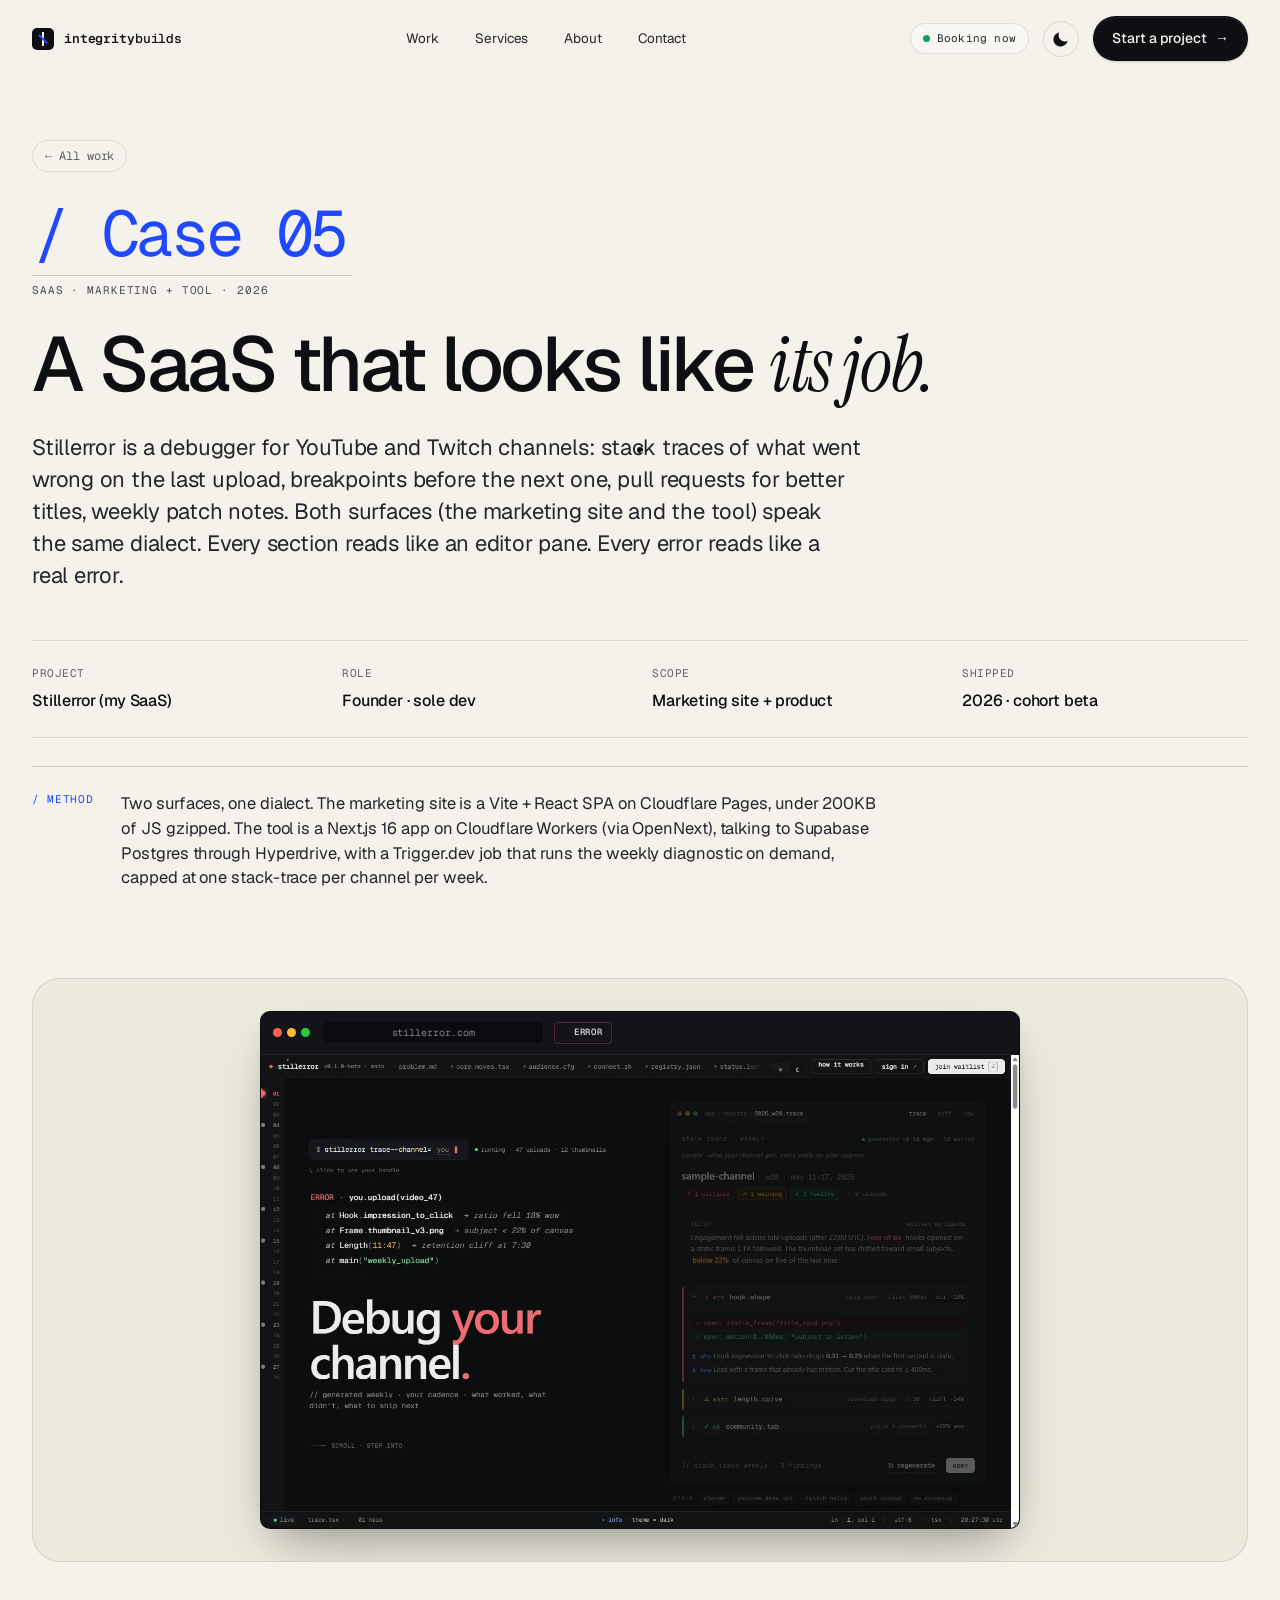
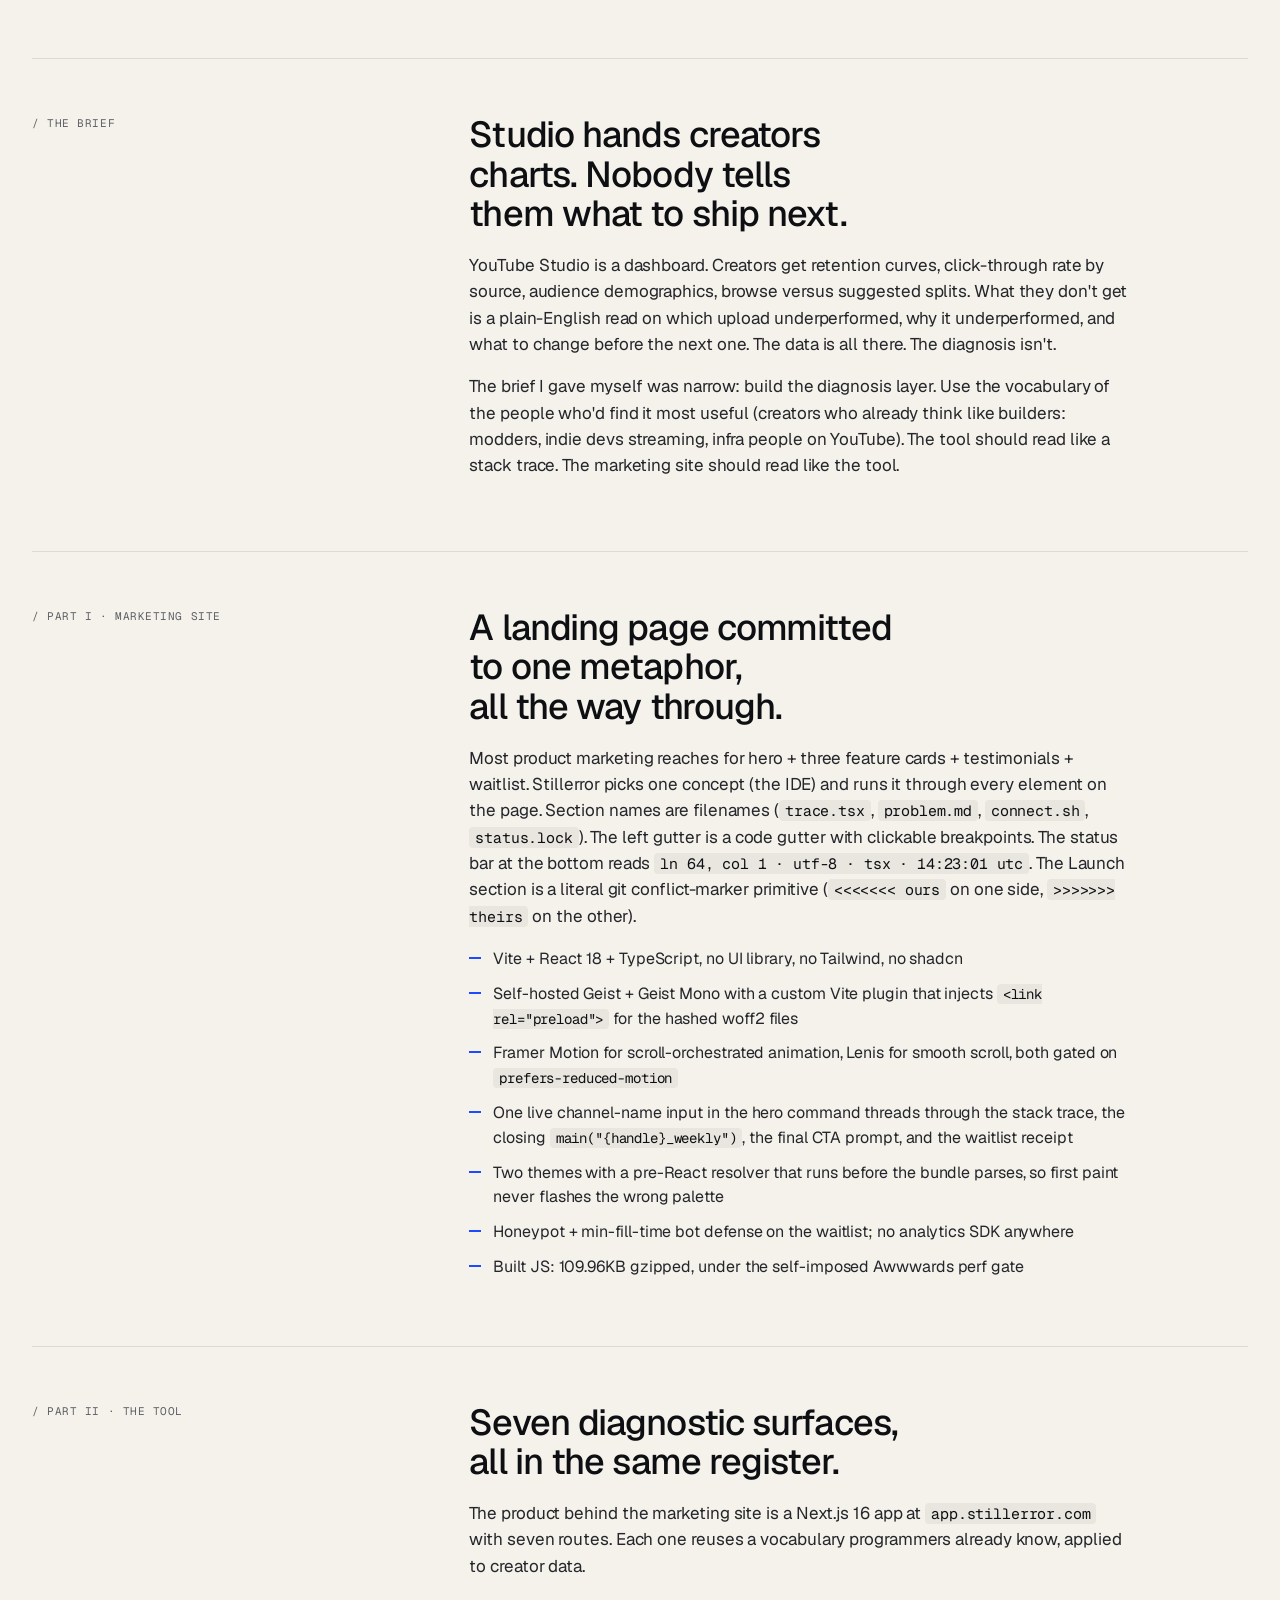
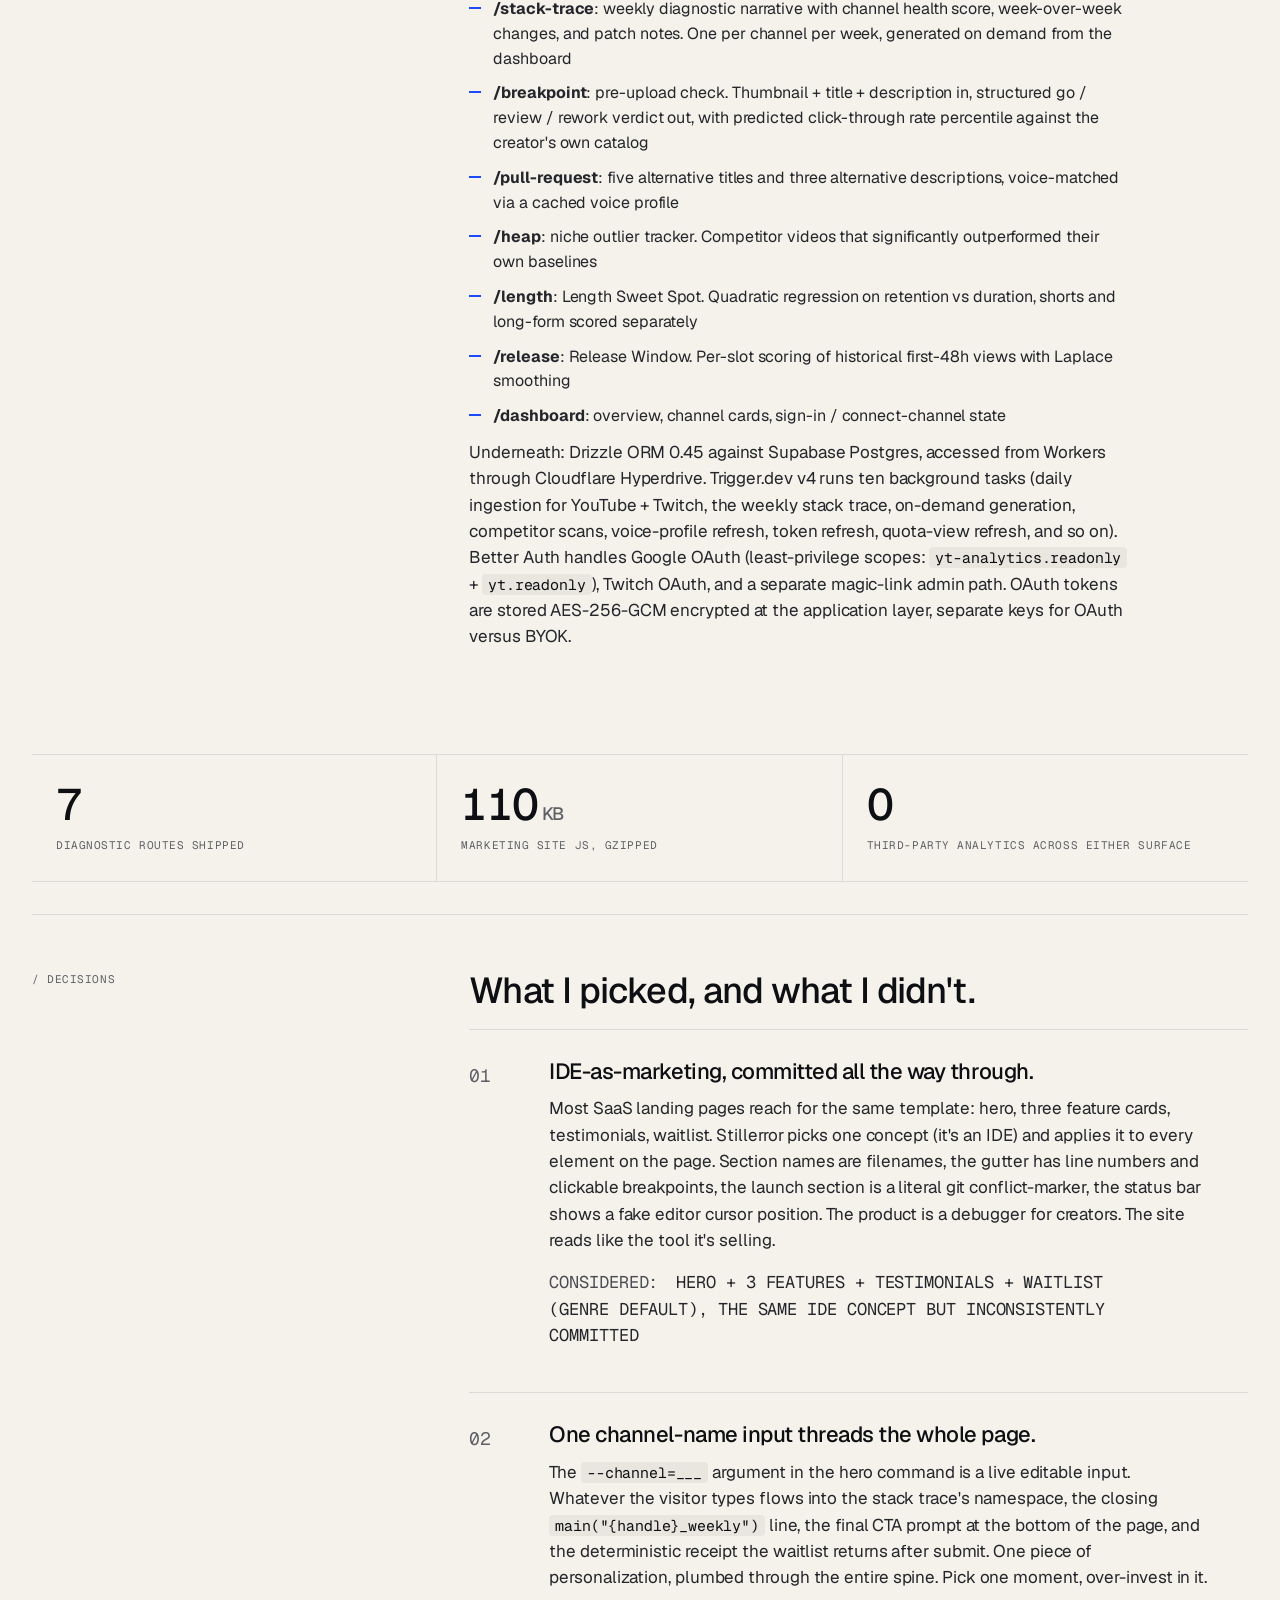
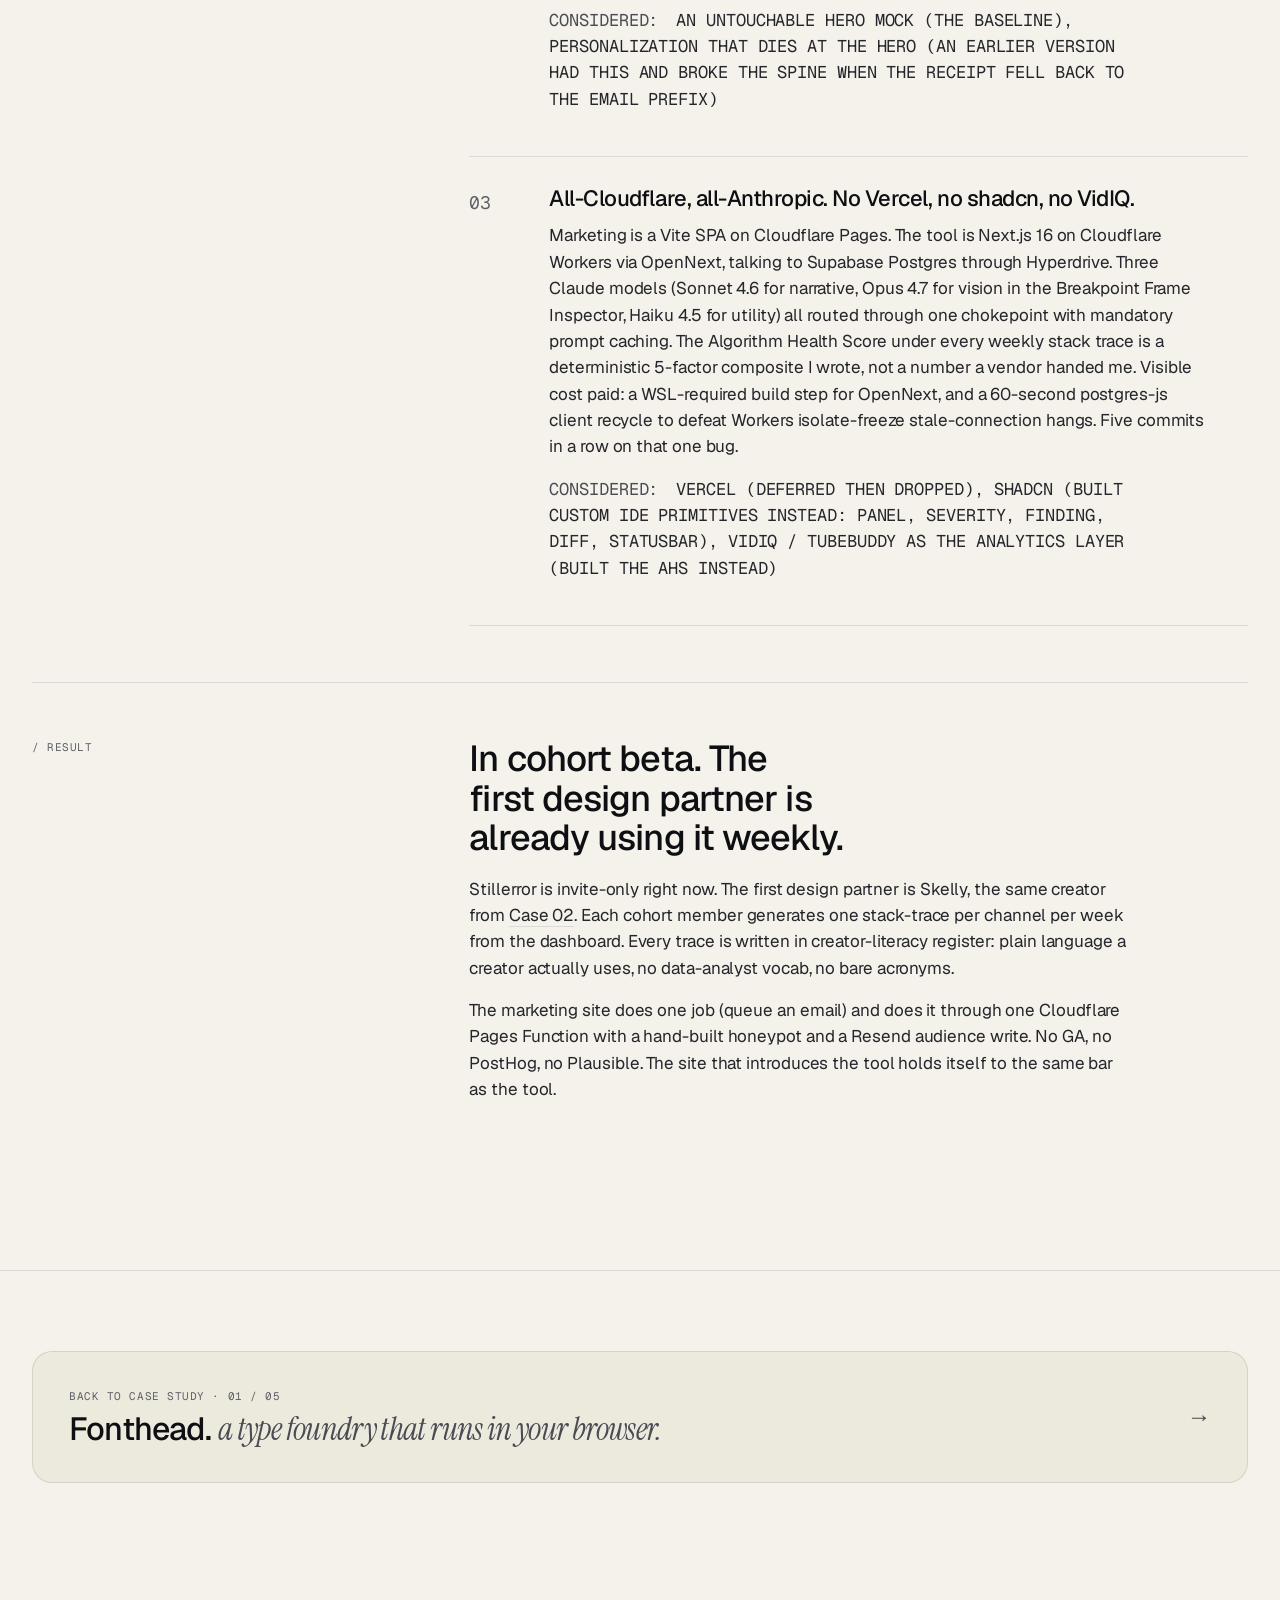
<file: work/stillerror.html>
<!doctype html>
<html lang="en">
<head>
  <meta charset="utf-8" />
  <meta name="viewport" content="width=device-width, initial-scale=1" />
  <script src="../theme-init.js"></script>
  <link rel="icon" href="../favicon.svg" type="image/svg+xml" />
  <link rel="icon" href="../favicon.ico" sizes="any" />
  <link rel="apple-touch-icon" href="../favicon-64.png" />
  <title>Stillerror · Case Study · IntegrityBuilds</title>
  <meta name="description" content="A SaaS that looks like its job: marketing site and tool both speak the same IDE/debugger dialect. Vite SPA + Next.js 16 on Cloudflare Workers, three Claude models, custom Algorithm Health Score." />
  <link rel="canonical" href="https://integritybuilds.dev/work/stillerror" />
  <meta property="og:type" content="website" />
  <meta property="og:url" content="https://integritybuilds.dev/work/stillerror" />
  <meta property="og:title" content="Stillerror · Case Study · IntegrityBuilds" />
  <meta property="og:description" content="A SaaS that looks like its job: marketing site and tool both speak the same IDE/debugger dialect. Vite SPA + Next.js 16 on Cloudflare Workers, three Claude models, custom Algorithm Health Score." />
  <meta property="og:image" content="https://integritybuilds.dev/images/og/stillerror.jpg" />
  <meta property="og:image:width" content="1200" />
  <meta property="og:image:height" content="630" />
  <meta name="twitter:card" content="summary_large_image" />
  <meta name="twitter:title" content="Stillerror · Case Study · IntegrityBuilds" />
  <meta name="twitter:description" content="A SaaS that looks like its job: marketing site and tool both speak the same IDE/debugger dialect. Vite SPA + Next.js 16 on Cloudflare Workers, three Claude models, custom Algorithm Health Score." />
  <meta name="twitter:image" content="https://integritybuilds.dev/images/og/stillerror.jpg" />
  <link rel="preload" as="font" type="font/woff2" crossorigin href="../vendor/fonts/geist-latin.woff2" />
  <link rel="stylesheet" href="../styles.css?v=__BUILD__" />
  <script src="../vendor/lenis-1.1.13.min.js" defer></script>
  <script type="application/ld+json">
  {
    "@context": "https://schema.org",
    "@graph": [
      {
        "@type": "BreadcrumbList",
        "itemListElement": [
          { "@type": "ListItem", "position": 1, "name": "Home", "item": "https://integritybuilds.dev/" },
          { "@type": "ListItem", "position": 2, "name": "Work", "item": "https://integritybuilds.dev/#work" },
          { "@type": "ListItem", "position": 3, "name": "Stillerror", "item": "https://integritybuilds.dev/work/stillerror" }
        ]
      },
      {
        "@type": "CreativeWork",
        "name": "Stillerror case study",
        "headline": "A SaaS that looks like its job",
        "url": "https://integritybuilds.dev/work/stillerror",
        "image": "https://integritybuilds.dev/images/og/stillerror.jpg",
        "about": "A channel-diagnostics SaaS for creators, where the marketing site and the tool both speak the same IDE and debugger dialect.",
        "creator": { "@type": "Person", "name": "Stephen Alatriste", "url": "https://integritybuilds.dev/" },
        "isPartOf": { "@type": "WebSite", "name": "IntegrityBuilds", "url": "https://integritybuilds.dev/" }
      }
    ]
  }
  </script>
</head>
<body>

  <a href="#cs-body" class="skip-to-content">Skip to content</a>
  <nav class="nav">
    <div class="wrap nav-inner">
      <a class="brand" href="../index.html" aria-label="IntegrityBuilds home">
        <span class="brand-mark" aria-hidden="true"></span>
        <span class="brand-name"><b>integrity</b>builds</span>
      </a>
      <div class="nav-links">
        <a href="../index.html#work">Work</a>
        <a href="../index.html#services">Services</a>
        <a href="../index.html#about">About</a>
        <a href="../index.html#contact">Contact</a>
      </div>
      <div class="nav-right">
        <span class="status-pill"><span class="status-dot"></span> Booking now</span>
        <button type="button" class="theme-toggle" data-theme-toggle aria-label="Toggle dark mode" title="Toggle dark mode">
          <svg class="theme-icon theme-icon-sun" viewBox="0 0 24 24" width="18" height="18" aria-hidden="true">
            <circle cx="12" cy="12" r="4" fill="currentColor" />
            <g stroke="currentColor" stroke-width="1.6" stroke-linecap="round">
              <line x1="12" y1="2" x2="12" y2="5" />
              <line x1="12" y1="19" x2="12" y2="22" />
              <line x1="2" y1="12" x2="5" y2="12" />
              <line x1="19" y1="12" x2="22" y2="12" />
              <line x1="4.5" y1="4.5" x2="6.6" y2="6.6" />
              <line x1="17.4" y1="17.4" x2="19.5" y2="19.5" />
              <line x1="4.5" y1="19.5" x2="6.6" y2="17.4" />
              <line x1="17.4" y1="6.6" x2="19.5" y2="4.5" />
            </g>
          </svg>
          <svg class="theme-icon theme-icon-moon" viewBox="0 0 24 24" width="18" height="18" aria-hidden="true">
            <path d="M20 14.5A8 8 0 0 1 9.5 4a0.5 0.5 0 0 0-0.8-0.5A9.5 9.5 0 1 0 20.5 15.3a0.5 0.5 0 0 0-0.5-0.8z" fill="currentColor" />
          </svg>
        </button>
        <a href="../index.html#contact" class="btn btn-primary">Start a project <span class="arrow">→</span></a>
      </div>
    </div>
  </nav>

  <main>

  <header class="cs-hero">
    <div class="wrap">
      <a href="../index.html#work" class="cs-back">← All work</a>

      <div class="section-eyebrow reveal">
        <span class="num">/ Case 05</span>
        <span class="lbl">SaaS · marketing + tool · 2026</span>
      </div>

      <h1 class="cs-h1 reveal" style="--reveal-delay: 60ms">
        A SaaS that looks like <span class="serif-italic">its job.</span>
      </h1>
      <p class="cs-lede reveal" style="--reveal-delay: 120ms">
        Stillerror is a debugger for YouTube and Twitch channels: stack traces of what went
        wrong on the last upload, breakpoints before the next one, pull requests for better
        titles, weekly patch notes. Both surfaces (the marketing site and the tool) speak
        the same dialect. Every section reads like an editor pane. Every error reads like
        a real error.
      </p>

      <div class="cs-meta-row reveal" style="--reveal-delay: 180ms">
        <div class="cs-meta-cell"><span class="k">Project</span><span class="v">Stillerror (my SaaS)</span></div>
        <div class="cs-meta-cell"><span class="k">Role</span><span class="v">Founder · sole dev</span></div>
        <div class="cs-meta-cell"><span class="k">Scope</span><span class="v">Marketing site + product</span></div>
        <div class="cs-meta-cell"><span class="k">Shipped</span><span class="v">2026 · cohort beta</span></div>
      </div>

      <aside class="cs-method-callout reveal" style="--reveal-delay: 240ms">
        <span class="cs-method-label">/ Method</span>
        <p>
          Two surfaces, one dialect. The marketing site is a Vite + React SPA on Cloudflare
          Pages, under 200KB of JS gzipped. The tool is a Next.js 16 app on Cloudflare Workers
          (via OpenNext), talking to Supabase Postgres through Hyperdrive, with a Trigger.dev
          job that runs the weekly diagnostic on demand, capped at one stack-trace per channel
          per week.
        </p>
      </aside>
    </div>
  </header>

  <section class="cs-preview-section">
    <div class="wrap">
      <div class="cs-preview-frame reveal">
        <div class="preview-window preview-stillerror has-image" style="max-width: 760px;">
          <div class="preview-chrome">
            <span class="dot"></span><span class="dot"></span><span class="dot"></span>
            <span class="url">stillerror.com</span>
            <span class="chrome-pill chrome-pill-error"><span class="chrome-pill-dot"></span>ERROR</span>
          </div>
          <div class="preview-body">
            <img src="../images/work/stillerror.webp" alt="Stillerror marketing site home page" loading="lazy" decoding="async" width="1440" height="900" />
          </div>
        </div>
      </div>
    </div>
  </section>

  <section class="cs-body" id="cs-body">
    <div class="wrap">
      <h2 class="sr-only">Project breakdown</h2>

      <div class="cs-block reveal">
        <span class="cs-block-label">/ The brief</span>
        <div>
          <h3>Studio hands creators charts. Nobody tells them what to ship next.</h3>
          <p>
            YouTube Studio is a dashboard. Creators get retention curves, click-through rate
            by source, audience demographics, browse versus suggested splits. What they don't
            get is a plain-English read on which upload underperformed, why it underperformed,
            and what to change before the next one. The data is all there. The diagnosis isn't.
          </p>
          <p>
            The brief I gave myself was narrow: build the diagnosis layer. Use the vocabulary
            of the people who'd find it most useful (creators who already think like builders:
            modders, indie devs streaming, infra people on YouTube). The tool should read like
            a stack trace. The marketing site should read like the tool.
          </p>
        </div>
      </div>

      <div class="cs-block reveal">
        <span class="cs-block-label">/ Part I · Marketing site</span>
        <div>
          <h3>A landing page committed to one metaphor, all the way through.</h3>
          <p>
            Most product marketing reaches for hero + three feature cards + testimonials +
            waitlist. Stillerror picks one concept (the IDE) and runs it through every element
            on the page. Section names are filenames (<code>trace.tsx</code>,
            <code>problem.md</code>, <code>connect.sh</code>, <code>status.lock</code>).
            The left gutter is a code gutter with clickable breakpoints. The status bar at
            the bottom reads <code>ln 64, col 1 · utf-8 · tsx · 14:23:01 utc</code>. The
            Launch section is a literal git conflict-marker primitive (<code>&lt;&lt;&lt;&lt;&lt;&lt;&lt; ours</code>
            on one side, <code>&gt;&gt;&gt;&gt;&gt;&gt;&gt; theirs</code> on the other).
          </p>
          <ul>
            <li>Vite + React 18 + TypeScript, no UI library, no Tailwind, no shadcn</li>
            <li>Self-hosted Geist + Geist Mono with a custom Vite plugin that injects <code>&lt;link rel="preload"&gt;</code> for the hashed woff2 files</li>
            <li>Framer Motion for scroll-orchestrated animation, Lenis for smooth scroll, both gated on <code>prefers-reduced-motion</code></li>
            <li>One live channel-name input in the hero command threads through the stack trace, the closing <code>main("{handle}_weekly")</code>, the final CTA prompt, and the waitlist receipt</li>
            <li>Two themes with a pre-React resolver that runs before the bundle parses, so first paint never flashes the wrong palette</li>
            <li>Honeypot + min-fill-time bot defense on the waitlist; no analytics SDK anywhere</li>
            <li>Built JS: 109.96KB gzipped, under the self-imposed Awwwards perf gate</li>
          </ul>
        </div>
      </div>

      <div class="cs-block reveal">
        <span class="cs-block-label">/ Part II · The tool</span>
        <div>
          <h3>Seven diagnostic surfaces, all in the same register.</h3>
          <p>
            The product behind the marketing site is a Next.js 16 app at
            <code>app.stillerror.com</code> with seven routes. Each one reuses a vocabulary
            programmers already know, applied to creator data.
          </p>
          <ul>
            <li><b>/stack-trace</b>: weekly diagnostic narrative with channel health score, week-over-week changes, and patch notes. One per channel per week, generated on demand from the dashboard</li>
            <li><b>/breakpoint</b>: pre-upload check. Thumbnail + title + description in, structured go / review / rework verdict out, with predicted click-through rate percentile against the creator's own catalog</li>
            <li><b>/pull-request</b>: five alternative titles and three alternative descriptions, voice-matched via a cached voice profile</li>
            <li><b>/heap</b>: niche outlier tracker. Competitor videos that significantly outperformed their own baselines</li>
            <li><b>/length</b>: Length Sweet Spot. Quadratic regression on retention vs duration, shorts and long-form scored separately</li>
            <li><b>/release</b>: Release Window. Per-slot scoring of historical first-48h views with Laplace smoothing</li>
            <li><b>/dashboard</b>: overview, channel cards, sign-in / connect-channel state</li>
          </ul>
          <p>
            Underneath: Drizzle ORM 0.45 against Supabase Postgres, accessed from Workers
            through Cloudflare Hyperdrive. Trigger.dev v4 runs ten background tasks
            (daily ingestion for YouTube + Twitch, the weekly stack trace, on-demand
            generation, competitor scans, voice-profile refresh, token refresh, quota-view
            refresh, and so on). Better Auth handles Google OAuth (least-privilege scopes:
            <code>yt-analytics.readonly</code> + <code>yt.readonly</code>), Twitch OAuth,
            and a separate magic-link admin path. OAuth tokens are stored AES-256-GCM
            encrypted at the application layer, separate keys for OAuth versus BYOK.
          </p>
        </div>
      </div>

      <div class="cs-stat-row reveal">
        <div class="cs-stat"><div class="v">7</div><span class="k">Diagnostic routes shipped</span></div>
        <div class="cs-stat"><div class="v">110<small style="font-size:18px; color:var(--mute); margin-left:4px;">KB</small></div><span class="k">Marketing site JS, gzipped</span></div>
        <div class="cs-stat"><div class="v">0</div><span class="k">Third-party analytics across either surface</span></div>
      </div>

      <div class="cs-block reveal">
        <span class="cs-block-label">/ Decisions</span>
        <div>
          <h3>What I picked, and what I didn't.</h3>
          <ol class="cs-decision-list">
            <li class="cs-decision">
              <span class="cs-decision-num">01</span>
              <div>
                <h4 class="cs-decision-pick">IDE-as-marketing, committed all the way through.</h4>
                <p class="cs-decision-why">Most SaaS landing pages reach for the same template: hero, three feature cards, testimonials, waitlist. Stillerror picks one concept (it's an IDE) and applies it to every element on the page. Section names are filenames, the gutter has line numbers and clickable breakpoints, the launch section is a literal git conflict-marker, the status bar shows a fake editor cursor position. The product is a debugger for creators. The site reads like the tool it's selling.</p>
                <p class="cs-decision-rejected"><span class="k">Considered:</span> hero + 3 features + testimonials + waitlist (genre default), the same IDE concept but inconsistently committed</p>
              </div>
            </li>
            <li class="cs-decision">
              <span class="cs-decision-num">02</span>
              <div>
                <h4 class="cs-decision-pick">One channel-name input threads the whole page.</h4>
                <p class="cs-decision-why">The <code>--channel=___</code> argument in the hero command is a live editable input. Whatever the visitor types flows into the stack trace's namespace, the closing <code>main("{handle}_weekly")</code> line, the final CTA prompt at the bottom of the page, and the deterministic receipt the waitlist returns after submit. One piece of personalization, plumbed through the entire spine. Pick one moment, over-invest in it.</p>
                <p class="cs-decision-rejected"><span class="k">Considered:</span> an untouchable hero mock (the baseline), personalization that dies at the hero (an earlier version had this and broke the spine when the receipt fell back to the email prefix)</p>
              </div>
            </li>
            <li class="cs-decision">
              <span class="cs-decision-num">03</span>
              <div>
                <h4 class="cs-decision-pick">All-Cloudflare, all-Anthropic. No Vercel, no shadcn, no VidIQ.</h4>
                <p class="cs-decision-why">Marketing is a Vite SPA on Cloudflare Pages. The tool is Next.js 16 on Cloudflare Workers via OpenNext, talking to Supabase Postgres through Hyperdrive. Three Claude models (Sonnet 4.6 for narrative, Opus 4.7 for vision in the Breakpoint Frame Inspector, Haiku 4.5 for utility) all routed through one chokepoint with mandatory prompt caching. The Algorithm Health Score under every weekly stack trace is a deterministic 5-factor composite I wrote, not a number a vendor handed me. Visible cost paid: a WSL-required build step for OpenNext, and a 60-second postgres-js client recycle to defeat Workers isolate-freeze stale-connection hangs. Five commits in a row on that one bug.</p>
                <p class="cs-decision-rejected"><span class="k">Considered:</span> Vercel (deferred then dropped), shadcn (built custom IDE primitives instead: Panel, Severity, Finding, Diff, StatusBar), VidIQ / TubeBuddy as the analytics layer (built the AHS instead)</p>
              </div>
            </li>
          </ol>
        </div>
      </div>

      <div class="cs-block reveal">
        <span class="cs-block-label">/ Result</span>
        <div>
          <h3>In cohort beta. The first design partner is already using it weekly.</h3>
          <p>
            Stillerror is invite-only right now. The first design partner is Skelly, the
            same creator from <a href="skellywags.html" style="color:inherit;border-bottom:1px solid var(--line);">Case 02</a>.
            Each cohort member generates one stack-trace per channel per week from the
            dashboard. Every trace is written in creator-literacy register: plain language
            a creator actually uses, no data-analyst vocab, no bare acronyms.
          </p>
          <p>
            The marketing site does one job (queue an email) and does it through one
            Cloudflare Pages Function with a hand-built honeypot and a Resend audience
            write. No GA, no PostHog, no Plausible. The site that introduces the tool
            holds itself to the same bar as the tool.
          </p>
        </div>
      </div>

    </div>
  </section>

  <section class="cs-next">
    <div class="wrap">
      <a href="fonthead.html" class="cs-next-card">
        <div>
          <span class="l">Back to case study · 01 / 05</span>
          <h3>Fonthead. <span class="serif-italic" style="color:var(--ink-3)">a type foundry that runs in your browser.</span></h3>
        </div>
        <span class="arrow">→</span>
      </a>
    </div>
  </section>

  </main>
  <footer class="footer">
    <div class="wrap">
      <div class="footer-grid">
        <div class="footer-col footer-brand-row">
          <a class="brand" href="../index.html" style="margin-bottom: 8px;">
            <span class="brand-mark" aria-hidden="true"></span>
            <span class="brand-name"><b>integrity</b>builds</span>
          </a>
          <p>Custom-coded websites for content creators and small businesses. Built one at a time, in Maryland.</p>
        </div>
        <div class="footer-col">
          <h3>Studio</h3>
          <a href="../index.html#work">Selected work</a>
          <a href="../index.html#services">Services</a>
          <a href="../index.html#about">About</a>
        </div>
        <div class="footer-col">
          <h3>Case studies</h3>
          <a href="fonthead.html">Fonthead</a>
          <a href="skellywags.html">Skellywags Club</a>
          <a href="acmeridian.html">A&amp;C Meridian</a>
          <a href="midnight-boost.html">Midnight Boost</a>
          <a href="stillerror.html">Stillerror</a>
        </div>
        <div class="footer-col">
          <h3>Contact</h3>
          <a href="mailto:stephenalatriste@integritybuilds.dev">stephenalatriste@integritybuilds.dev</a>
          <a href="https://www.fiverr.com/integritybuilds" target="_blank" rel="noopener">Fiverr profile ↗</a>
          <a href="/privacy">Privacy</a>
          <span style="color:var(--mute)">Maryland, USA</span>
        </div>
      </div>
      <div class="footer-bottom">
        <span class="mono-tiny">© <span data-year>2026</span> IntegrityBuilds · Stephen Alatriste · All rights reserved</span>
        <span class="mono-tiny">v 1.0 · custom · no templates</span>
      </div>
    </div>
  </footer>

  <script src="../main.js?v=__BUILD__"></script>
</body>
</html>
</file>
<file: styles.css>
/* ------------------------------------------------------------------
   Self-hosted fonts. Latin subset only. Variable woff2 covers all the
   weights/widths we use, so one file per face. Eliminates the Google
   Fonts CDN roundtrip from the LCP path.
   ------------------------------------------------------------------ */
@font-face {
  font-family: 'Geist';
  font-style: normal;
  font-weight: 100 900;
  font-display: swap;
  src: url('/vendor/fonts/geist-latin.woff2') format('woff2');
}
@font-face {
  font-family: 'Geist Mono';
  font-style: normal;
  font-weight: 100 900;
  font-display: swap;
  src: url('/vendor/fonts/geist-mono-latin.woff2') format('woff2');
}
@font-face {
  font-family: 'Fraunces';
  font-style: italic;
  font-weight: 100 900;
  font-display: swap;
  src: url('/vendor/fonts/fraunces-italic-latin.woff2') format('woff2');
}
@font-face {
  font-family: 'Instrument Serif';
  font-style: normal;
  font-weight: 400;
  font-display: swap;
  src: url('/vendor/fonts/instrument-serif-latin.woff2') format('woff2');
}
@font-face {
  font-family: 'Instrument Serif';
  font-style: italic;
  font-weight: 400;
  font-display: swap;
  src: url('/vendor/fonts/instrument-serif-italic-latin.woff2') format('woff2');
}

/* ------------------------------------------------------------------
   Lenis smooth scroll. Minimal stylesheet recommended by Lenis.
   ------------------------------------------------------------------ */
html.lenis, html.lenis body { height: auto; }
.lenis.lenis-smooth { scroll-behavior: auto !important; }
.lenis.lenis-smooth [data-lenis-prevent] { overscroll-behavior: contain; }
.lenis.lenis-stopped { overflow: hidden; }
.lenis.lenis-smooth iframe { pointer-events: none; }

/* ------------------------------------------------------------------
   IntegrityBuilds · design tokens & base
   ------------------------------------------------------------------ */
:root {
  /* color */
  --paper: #F4F2EB;
  --paper-2: #ECE9DD;
  --paper-3: #E2DFD1;
  --ink: #0E0F12;
  --ink-2: #25262B;
  --ink-3: #4A4B53;
  /* --mute used to be #75767D which failed 4.5:1 against the paper canvas.
     Bumped to #5F6066 (4.7:1 against #F4F2EB) so secondary text passes
     WCAG AA without fading the visual hierarchy too much. */
  --mute: #5F6066;
  /* Stage = always-dark surfaces (Process, CTA, ship card head, etc).
     In light mode they stand out by being the dark thing on a paper
     canvas. In dark mode the canvas is also dark, so stage shifts to
     a SLIGHTLY deeper black than --paper so it still differentiates. */
  --stage: #0E0F12;
  --stage-2: #25262B;
  --on-stage: #F1EEE3;
  --on-stage-2: rgba(241, 238, 227, 0.66);
  --line: rgba(14, 15, 18, 0.10);
  --line-2: rgba(14, 15, 18, 0.18);
  --accent: #1F49FF;
  --accent-2: #6E3BFF;
  --accent-3: #00C2A0;
  --accent-glow: rgba(31, 73, 255, 0.18);
  /* Per-section accent. Overridden per <section> below.
     Defaults to brand blue. Services shifts to purple. About shifts to teal. */
  --accent-section: #1F49FF;
  --signal: #0E9F5E;
  --warn: #E0701A;

  /* type */
  --font-sans: "Geist", "Söhne", -apple-system, BlinkMacSystemFont, "Segoe UI", sans-serif;
  --font-mono: "Geist Mono", "JetBrains Mono", ui-monospace, "SF Mono", Menlo, monospace;
  --font-serif: "Instrument Serif", "Times New Roman", serif;

  /* radius */
  --r-sm: 6px;
  --r-md: 12px;
  --r-lg: 20px;
  --r-xl: 28px;

  /* easings */
  --ease-out: cubic-bezier(0.22, 0.61, 0.36, 1);
  --ease-in-out: cubic-bezier(0.65, 0, 0.35, 1);
}

/* ---------------- Dark mode ----------------
   Activates via [data-theme="dark"] on <html> (set inline before CSS
   loads by a tiny script in <head>, so first paint never flashes light).
   Inverts the paper/ink palette but keeps the warm accent character.
   Sections that were already dark (Process, CTA, Midnight Boost preview)
   shift to a slightly DIFFERENT dark so they still differentiate from
   the surrounding dark canvas instead of melting into it. */
[data-theme="dark"] {
  --paper: #0E0F12;
  --paper-2: #16181C;
  --paper-3: #1E2026;
  --ink: #F1EEE3;
  --ink-2: #C6C2B5;
  --ink-3: #8E8A7E;
  /* Dark-mode --mute: needs to be light enough to pass 4.5:1 against
     the near-black paper. #9A968B gives ~4.6:1. */
  --mute: #9A968B;
  /* Stage sits BELOW --paper in dark mode so always-dark surfaces
     read as a deeper layer of the same scene, not as inverted oddities. */
  --stage: #050608;
  --stage-2: #14151A;
  --on-stage: #F1EEE3;
  --on-stage-2: rgba(241, 238, 227, 0.66);
  --line: rgba(241, 238, 227, 0.10);
  --line-2: rgba(241, 238, 227, 0.18);
  --accent: #6E8CFF;
  --accent-2: #A78AFF;
  --accent-3: #4DE2C2;
  --accent-glow: rgba(110, 140, 255, 0.22);
  --accent-section: #6E8CFF;
  --signal: #58E08C;
  --warn: #F2A35F;
}
/* Smooth theme transitions only on color-bearing properties. Avoid
   transitioning transform/opacity so the swap doesn't fight existing
   reveal/hover animations. */
html { transition: background-color 220ms var(--ease-out); }
body {
  transition: background-color 220ms var(--ease-out), color 220ms var(--ease-out);
}

/* ---------- dark-mode surface overrides ----------
   Catches everything that needed an explicit dark variant: stage-scoped
   --paper rebinding (so children using var(--paper) as a contrast color
   still get the LIGHT contrast on dark stage), browser-chrome surfaces
   in preview windows, and the Meridian work card paper-on-paper frame. */
[data-theme="dark"] .process,
[data-theme="dark"] .cta-card {
  /* Inside the stage, "the paper color" means "the contrast color."
     Locally re-bind --paper to the light cream so every child that
     wrote color: var(--paper) (because it wanted the LIGHT text on
     a dark stage) still gets light text in dark mode. */
  --paper: var(--on-stage);
}
[data-theme="dark"] .preview-window {
  background: var(--paper-2);
  border-color: var(--line);
}
[data-theme="dark"] .preview-chrome {
  background: var(--paper-3);
  border-bottom-color: rgba(241, 238, 227, 0.06);
}
[data-theme="dark"] .preview-chrome .url {
  background: rgba(0, 0, 0, 0.45);
  color: rgba(241, 238, 227, 0.5);
}
/* Home work card: A&C Meridian's editorial paper-on-paper frame is the
   brightest surface on the page in light mode. In dark mode shift it to
   a deeper paper tone so it still reads editorial without blasting the
   visitor with a white rectangle. The screenshot inside stays as-is
   (it's a real screenshot of a real light website, can't be faked). */
[data-theme="dark"] .work-card-meridian .work-card-preview {
  background: #16151A;
}
/* Inline <code> in case study prose. In light mode the pill is a faint
   black tint; in dark mode it needs a faint white tint instead. */
[data-theme="dark"] .cs-block code,
[data-theme="dark"] .cs-decision code {
  background: rgba(241, 238, 227, 0.08);
  color: var(--ink);
}

/* Theme toggle button. Compact icon-only square in the nav-right cluster.
   Shows sun in dark mode (click to go light); moon in light mode (click to
   go dark). The two SVGs are stacked and the inactive one is hidden via
   data-theme on <html>. Color follows --ink so it stays legible in both. */
.theme-toggle {
  appearance: none;
  display: inline-flex;
  align-items: center;
  justify-content: center;
  width: 36px;
  height: 36px;
  padding: 0;
  border: 1px solid var(--line);
  border-radius: 999px;
  background: transparent;
  color: var(--ink);
  cursor: pointer;
  transition: border-color 200ms var(--ease-out), background-color 200ms var(--ease-out), color 200ms var(--ease-out);
}
.theme-toggle:hover {
  border-color: var(--line-2);
  background: var(--paper-2);
}
.theme-toggle:focus-visible {
  outline: 2px solid var(--accent);
  outline-offset: 2px;
}
.theme-icon { display: block; }
.theme-icon-sun { display: none; }
.theme-icon-moon { display: block; }
[data-theme="dark"] .theme-icon-sun { display: block; }
[data-theme="dark"] .theme-icon-moon { display: none; }

* { box-sizing: border-box; }
[hidden] { display: none !important; }
html, body {
  margin: 0;
  padding: 0;
  background: var(--paper);
  color: var(--ink);
  font-family: var(--font-sans);
  font-feature-settings: "ss01", "cv11";
  -webkit-font-smoothing: antialiased;
  -moz-osx-font-smoothing: grayscale;
  text-rendering: optimizeLegibility;
}
body {
  font-size: 16px;
  line-height: 1.5;
  letter-spacing: -0.005em;
  overflow-x: hidden;
}
a { color: inherit; text-decoration: none; }
img { display: block; max-width: 100%; }
button { font-family: inherit; cursor: pointer; }

/* Skip-to-content link. Visually hidden until focused via keyboard, then
   appears top-left for screen reader / keyboard users to jump past the nav. */
.skip-to-content {
  position: absolute;
  top: 8px;
  left: 8px;
  z-index: 1000;
  padding: 10px 16px;
  background: var(--ink);
  color: var(--paper);
  font-family: var(--font-mono);
  font-size: 13px;
  border-radius: 6px;
  transform: translateY(-160%);
  transition: transform 180ms var(--ease-out);
}
.skip-to-content:focus {
  transform: translateY(0);
  outline: 2px solid var(--accent);
  outline-offset: 3px;
}

/* Keyboard focus. Visible ring on every interactive element when tabbed to,
   never on mouse click. Color binds to --accent-section so it shifts per
   section. The 3px offset gap keeps the ring readable against any bg. */
:focus { outline: none; }
:focus-visible {
  outline: 2px solid var(--accent-section, var(--accent));
  outline-offset: 3px;
  border-radius: 4px;
}
.btn:focus-visible,
.nav-links a:focus-visible {
  outline-offset: 4px;
}
.work-card:focus-visible,
.service-card:focus-visible {
  outline-offset: 6px;
}

/* ---------- type primitives ---------- */
.mono {
  font-family: var(--font-mono);
  font-size: 11px;
  letter-spacing: 0.04em;
  text-transform: uppercase;
  color: var(--ink-3);
}
.mono-tiny {
  font-family: var(--font-mono);
  font-size: 10px;
  letter-spacing: 0.06em;
  text-transform: uppercase;
  color: var(--mute);
}
.serif-italic {
  font-family: var(--font-serif);
  font-style: italic;
  font-weight: 400;
  letter-spacing: -0.02em;
}

h1, h2, h3, h4 {
  font-weight: 500;
  letter-spacing: -0.025em;
  line-height: 1.02;
  margin: 0;
  color: var(--ink);
  text-wrap: balance;
}
/* Body paragraphs of meaningful length get pretty wrapping so the last
   line never orphans a single short word. Modern browsers only. */
.hero-sub,
.section-desc,
.cs-lede,
.cs-method-callout p,
.about-prose p {
  text-wrap: pretty;
}

/* ---------- layout ---------- */
.wrap {
  max-width: 1280px;
  margin: 0 auto;
  padding: 0 32px;
}
@media (max-width: 720px) {
  .wrap { padding: 0 20px; }
}
.rule {
  height: 1px;
  background: var(--line);
  width: 100%;
}

/* ---------- nav ---------- */
.nav {
  position: fixed;
  top: 0; left: 0; right: 0;
  z-index: 100;
  padding: 16px 0;
  transition: backdrop-filter 240ms var(--ease-out), background 240ms var(--ease-out), padding 240ms var(--ease-out);
}
.nav.scrolled {
  padding: 10px 0;
  background: rgba(244, 242, 235, 0.78);
  backdrop-filter: saturate(180%) blur(14px);
  -webkit-backdrop-filter: saturate(180%) blur(14px);
  border-bottom: 1px solid var(--line);
}
.nav-inner {
  display: flex;
  align-items: center;
  justify-content: space-between;
  gap: 32px;
}
.brand {
  display: inline-flex;
  align-items: center;
  gap: 10px;
  min-height: 44px;
  padding: 4px 0;
  font-family: var(--font-mono);
  font-size: 13px;
  letter-spacing: -0.01em;
  color: var(--ink);
}
.brand-mark {
  width: 22px;
  height: 22px;
  border-radius: 5px;
  background: var(--ink);
  position: relative;
  overflow: hidden;
  flex-shrink: 0;
}
.brand-mark::before,
.brand-mark::after {
  content: "";
  position: absolute;
  background: var(--paper);
}
.brand-mark::before {
  /* vertical I */
  left: 50%;
  top: 4px;
  bottom: 4px;
  width: 2px;
  transform: translateX(-50%);
}
.brand-mark::after {
  /* the build slash */
  width: 12px;
  height: 2px;
  top: 50%;
  left: 50%;
  transform: translate(-50%, -50%) rotate(45deg);
  background: var(--accent);
}
.brand-name {
  font-weight: 500;
}
.brand-name b {
  font-weight: 600;
  color: var(--ink);
}
.nav-links {
  display: flex;
  align-items: center;
  gap: 4px;
}
.nav-links a {
  font-size: 13.5px;
  color: var(--ink-2);
  padding: 12px 16px;
  min-height: 44px;
  display: inline-flex;
  align-items: center;
  border-radius: 999px;
  transition: background 160ms var(--ease-out), color 160ms var(--ease-out);
}
.nav-links a:hover {
  background: rgba(14, 15, 18, 0.06);
  color: var(--ink);
}
.nav-right {
  display: flex;
  align-items: center;
  gap: 14px;
}
.status-pill {
  display: inline-flex;
  align-items: center;
  gap: 7px;
  font-family: var(--font-mono);
  font-size: 11px;
  letter-spacing: 0.02em;
  color: var(--ink-2);
  padding: 6px 12px;
  border: 1px solid var(--line);
  border-radius: 999px;
  background: rgba(255, 255, 255, 0.4);
  white-space: nowrap;
}
.status-dot {
  width: 7px;
  height: 7px;
  border-radius: 50%;
  background: var(--signal);
  box-shadow: 0 0 0 0 rgba(14, 159, 94, 0.5);
  animation: pulse 2s infinite var(--ease-out);
}
@keyframes pulse {
  0% { box-shadow: 0 0 0 0 rgba(14, 159, 94, 0.5); }
  70% { box-shadow: 0 0 0 8px rgba(14, 159, 94, 0); }
  100% { box-shadow: 0 0 0 0 rgba(14, 159, 94, 0); }
}

/* Screen-reader-only utility. Visually hidden, still announced + focusable. */
.sr-only {
  position: absolute;
  width: 1px; height: 1px;
  padding: 0; margin: -1px;
  overflow: hidden;
  clip: rect(0, 0, 0, 0);
  white-space: nowrap;
  border: 0;
}

/* Dark mode: the booking status pill sat near 2.8:1 on its translucent-white
   ground. Drop the ground to a faint dark tint and lift the text to --ink so
   it clears WCAG AA comfortably. */
[data-theme="dark"] .status-pill {
  background: rgba(255, 255, 255, 0.05);
  border-color: rgba(241, 238, 227, 0.14);
  color: var(--ink);
}

/* ---------- mobile nav menu ----------
   The primary section links (.nav-links) are hidden under 720px. This
   hamburger toggle + dropdown panel (both injected by main.js from the
   existing links, so there is no per-page markup) give touch users a real
   way to reach Work / Services / About / Contact. Desktop never sees it. */
.nav-menu-toggle {
  display: none; /* shown only <=720px (media query below) */
  appearance: none;
  width: 44px; height: 44px;
  align-items: center;
  justify-content: center;
  padding: 0;
  border: 1px solid var(--line);
  border-radius: 999px;
  background: transparent;
  color: var(--ink);
  cursor: pointer;
  transition: border-color 160ms var(--ease-out);
}
.nav-menu-toggle:hover { border-color: var(--ink-3); }
.nav-menu-toggle .bars { position: relative; display: block; width: 16px; height: 12px; }
.nav-menu-toggle .bars::before,
.nav-menu-toggle .bars::after,
.nav-menu-toggle .bars span {
  content: ""; position: absolute; left: 0; right: 0; height: 1.6px;
  background: currentColor; border-radius: 2px;
  transition: transform 200ms var(--ease-out), opacity 160ms var(--ease-out);
}
.nav-menu-toggle .bars::before { top: 0; }
.nav-menu-toggle .bars span { top: 50%; transform: translateY(-50%); }
.nav-menu-toggle .bars::after { bottom: 0; }
.nav-menu-toggle[aria-expanded="true"] .bars::before { transform: translateY(5.2px) rotate(45deg); }
.nav-menu-toggle[aria-expanded="true"] .bars span { opacity: 0; }
.nav-menu-toggle[aria-expanded="true"] .bars::after { transform: translateY(-5.2px) rotate(-45deg); }

.nav-mobile-panel {
  position: absolute;
  top: 100%;
  left: 0; right: 0;
  margin: 8px 16px 0;
  background: var(--paper);
  border: 1px solid var(--line);
  border-radius: var(--r-lg);
  box-shadow: 0 24px 60px -20px rgba(14, 15, 18, 0.28);
  padding: 8px;
  display: flex;
  flex-direction: column;
  gap: 2px;
  opacity: 0;
  transform: translateY(-6px);
  transition: opacity 180ms var(--ease-out), transform 180ms var(--ease-out);
}
.nav-mobile-panel[hidden] { display: none; }
.nav-mobile-panel.open { opacity: 1; transform: translateY(0); }
.nav-mobile-panel a {
  display: flex;
  align-items: center;
  min-height: 48px;
  padding: 12px 16px;
  border-radius: 8px;
  font-size: 16px;
  color: var(--ink);
}
.nav-mobile-panel a:hover,
.nav-mobile-panel a:focus-visible { background: rgba(14, 15, 18, 0.06); }
[data-theme="dark"] .nav-mobile-panel a:hover,
[data-theme="dark"] .nav-mobile-panel a:focus-visible { background: rgba(241, 238, 227, 0.08); }
@media (max-width: 720px) {
  .nav-menu-toggle { display: inline-flex; }
}
@media (min-width: 721px) {
  .nav-mobile-panel { display: none !important; }
}

/* ---------- buttons ---------- */
.btn {
  display: inline-flex;
  align-items: center;
  gap: 8px;
  padding: 11px 18px;
  border-radius: 999px;
  font-size: 14px;
  font-weight: 500;
  letter-spacing: -0.005em;
  border: 1px solid transparent;
  transition: transform 160ms var(--ease-out), background 160ms var(--ease-out), border-color 160ms var(--ease-out), color 160ms var(--ease-out), box-shadow 200ms var(--ease-out);
  white-space: nowrap;
  background: transparent;
  color: var(--ink);
}
.btn-primary {
  background: var(--ink);
  color: var(--paper);
  box-shadow: 0 1px 0 rgba(255,255,255,0.08) inset, 0 1px 2px rgba(0,0,0,0.18);
}
.btn-primary:hover {
  transform: translateY(-1px);
  box-shadow: 0 6px 18px rgba(14, 15, 18, 0.22);
}
.btn-ghost {
  border: 1px solid var(--line-2);
  background: rgba(255,255,255,0.3);
}
.btn-ghost:hover {
  background: rgba(255,255,255,0.7);
  border-color: var(--ink);
}
.btn-accent {
  background: var(--accent);
  color: #fff;
  box-shadow: 0 1px 0 rgba(255,255,255,0.2) inset, 0 4px 16px var(--accent-glow);
}
/* Dark mode: --accent is lighter blue, white text fails 4.5:1 contrast.
   Swap to deep ink for legibility (6.5:1 against the lighter accent). */
[data-theme="dark"] .btn-accent {
  color: #0E0F12;
  box-shadow: 0 1px 0 rgba(255,255,255,0.4) inset, 0 4px 16px var(--accent-glow);
}
.btn-accent:hover {
  transform: translateY(-1px);
  box-shadow: 0 8px 22px rgba(31, 73, 255, 0.32);
}
.btn .arrow {
  display: inline-block;
  transition: transform 200ms var(--ease-out);
}
.btn:hover .arrow { transform: translateX(3px); }

/* ---------- hero ---------- */
.hero {
  position: relative;
  padding: 160px 0 96px;
  overflow: hidden;
}

/* cursor-follow aurora */
.hero-aurora {
  position: absolute;
  inset: 0;
  pointer-events: none;
  z-index: 1;
  background: radial-gradient(
    circle 480px at var(--mx, 50%) var(--my, 30%),
    rgba(31, 73, 255, 0.16),
    rgba(110, 59, 255, 0.10) 30%,
    transparent 65%
  );
  transition: background 200ms linear;
  mix-blend-mode: multiply;
}
.hero-grid {
  position: absolute;
  inset: 0;
  background-image:
    linear-gradient(to right, rgba(14,15,18,0.045) 1px, transparent 1px),
    linear-gradient(to bottom, rgba(14,15,18,0.045) 1px, transparent 1px);
  background-size: 56px 56px;
  background-position: -1px -1px;
  mask-image: radial-gradient(ellipse 80% 60% at 50% 30%, #000 30%, transparent 80%);
  -webkit-mask-image: radial-gradient(ellipse 80% 60% at 50% 30%, #000 30%, transparent 80%);
  pointer-events: none;
}
/* Hero ambient wordmark. Replaces the decorative blob mesh (an AI-slop
   tell) with a concept-driven typographic moment: the brand essence at
   poster-scale, hairline weight, low opacity. Echoes the small "IB · 001"
   caption at the top of the hero. Same statement, two volumes. Uses
   Fraunces variable italic with the SOFT axis cranked for personality. */
.hero-mark {
  position: absolute;
  left: 0;
  right: 0;
  bottom: 12%;
  margin: 0;
  padding: 0 32px;
  font-family: "Fraunces", "Instrument Serif", Times, serif;
  font-style: italic;
  font-weight: 200;
  font-size: clamp(160px, 22vw, 360px);
  line-height: 0.85;
  letter-spacing: -0.06em;
  color: var(--ink);
  /* Starts invisible so LCP can't latch onto this gigantic decoration
     (it would otherwise dwarf the H1 and lock LCP to a low-value paint).
     Fades to its real opacity 1.2s in, well after first paint. The H1
     becomes the LCP element instead, paints faster, scores better. */
  opacity: 0;
  animation: hero-mark-fade 1100ms var(--ease-out) 1200ms forwards;
  pointer-events: none;
  user-select: none;
  z-index: 0;
  white-space: nowrap;
  text-align: left;
  will-change: opacity, transform;
}
@keyframes hero-mark-fade {
  to { opacity: 0.085; }
}
@media (prefers-reduced-motion: reduce) {
  .hero-mark { animation: none; opacity: 0.085; }
}

/* Paper grain. SVG turbulence noise applied with mix-blend-mode multiply
   gives the hero a tactile, printed-paper quality without adding weight
   to the DOM. Replaces the depth the blob mesh used to provide. */
.hero-noise {
  position: absolute;
  inset: 0;
  pointer-events: none;
  z-index: 1;
  opacity: 0.32;
  mix-blend-mode: multiply;
  background-image: url("data:image/svg+xml;utf8,<svg xmlns='http://www.w3.org/2000/svg' width='220' height='220'><filter id='n'><feTurbulence type='fractalNoise' baseFrequency='0.85' stitchTiles='stitch'/><feColorMatrix values='0 0 0 0 0.06 0 0 0 0 0.06 0 0 0 0 0.07 0 0 0 0.7 0'/></filter><rect width='100%25' height='100%25' filter='url(%23n)'/></svg>");
  background-size: 220px 220px;
}

.hero-inner {
  position: relative;
  z-index: 2;
}
.hero-top-row {
  display: flex;
  align-items: center;
  gap: 12px;
  margin-bottom: 36px;
}
.hero-top-row .mono { color: var(--ink-3); }
.hero h1, .hero-h1 {
  font-size: clamp(48px, 7.5vw, 104px);
  line-height: 0.98;
  letter-spacing: -0.035em;
  font-weight: 500;
  max-width: 17ch;
}
/* On viewports where the floating ship card is visible, constrain the H1
   so no line ever extends underneath it. The ship card occupies ~340px on
   the right; this leaves the H1 with the remaining width. */
@media (min-width: 981px) {
  .hero-h1 { max-width: min(17ch, calc(100% - 360px)); }
}
.hero h1 .accent-word { color: var(--accent); }
.hero h1 .serif-italic { font-size: 0.98em; color: var(--ink-2); }

/* Lede stress: kept as a JS hook for the scroll-driven baseline nudge,
   but visually uniform with the rest of the headline. The earlier weight
   bump made "Custom-coded" dominate the line; reading uniform across all
   words lets the cycling audience word carry the contrast. */
.hero-h1 .lede-stress {
  font-weight: inherit;
  letter-spacing: inherit;
  color: var(--ink);
  will-change: transform;
}

/* kinetic word-by-word reveal */
.kinetic-reveal .kw {
  display: inline-block;
  opacity: 0;
  transform: translateY(0.45em);
  filter: blur(6px);
  animation: kw-in 700ms var(--ease-out) forwards;
  margin-right: 0.22em;
}
.kinetic-reveal .kw:nth-child(1) { animation-delay: 120ms; }
.kinetic-reveal .kw:nth-child(2) { animation-delay: 200ms; }
.kinetic-reveal .kw:nth-child(3) { animation-delay: 280ms; }
.kinetic-reveal .kw:nth-child(4) { animation-delay: 360ms; }
.kinetic-reveal .kw:nth-child(5) { animation-delay: 440ms; }
@keyframes kw-in {
  to { opacity: 1; transform: none; filter: blur(0); }
}

/* word cycle (Remix / Stripe style) */
.word-cycle {
  position: relative;
  display: inline-flex;
  height: 1em;
  /* inline-flex synthesizes its baseline from the box edge, which sits
     ~0.14em above where the surrounding text baseline lands. Negative
     vertical-align nudges the entire cycle box down so the visible word
     sits on the same baseline as "built", "for", and the rest of the H1. */
  vertical-align: -0.14em;
  overflow: hidden;
  color: var(--accent);
}
.cycle-track {
  display: flex;
  flex-direction: column;
  /* flex-start so children render at their natural width instead of being
     stretched to the widest sibling. The JS measure() depends on this. */
  align-items: flex-start;
  /* 380ms keeps the visible ghost-frame (where two words overlap during
     the slide) brief enough to read as motion, not glitch. */
  transition: transform 380ms cubic-bezier(0.65, 0, 0.35, 1);
}
.cycle-track .cw {
  display: block;
  line-height: 1;
  height: 1em;
  white-space: nowrap;
  /* Without this, the parent flex column stretches every word to the
     same (widest) width, which breaks measurement: each .cw reports the
     stretched width instead of its natural text width. max-content lets
     each one size to its actual glyphs so the JS can pick the true max. */
  width: max-content;
}
.hero-sub-row {
  display: flex;
  flex-direction: column;
  gap: 28px;
  margin-top: 48px;
  /* Cap width so the paragraph + CTA stack stays in the LEFT half of the
     hero and the floating ship card has a clear right column. Tuned to
     match the headline's effective measure on a 1440 viewport. */
  max-width: 620px;
}
@media (max-width: 880px) {
  .hero-sub-row { max-width: none; gap: 24px; }
}
.hero-sub {
  font-size: 19px;
  line-height: 1.45;
  color: var(--ink-2);
  max-width: 52ch;
  letter-spacing: -0.01em;
}
.hero-sub b { color: var(--ink); font-weight: 500; }
.hero-ctas {
  display: flex;
  gap: 10px;
  flex-wrap: wrap;
  justify-content: flex-start;
}

.hero-meta {
  margin-top: 88px;
  display: grid;
  grid-template-columns: repeat(4, 1fr);
  gap: 24px;
  padding-top: 24px;
  border-top: 1px solid var(--line);
}
@media (max-width: 720px) {
  .hero-meta { grid-template-columns: repeat(2, 1fr); gap: 18px; }
}
.hero-meta-cell .mono-tiny { margin-bottom: 8px; display: block; }
.hero-meta-cell .v {
  font-size: 17px;
  font-weight: 500;
  letter-spacing: -0.01em;
  color: var(--ink);
}
.hero-meta-cell .v small {
  font-family: var(--font-mono);
  font-size: 12px;
  font-weight: 400;
  color: var(--mute);
  margin-left: 4px;
  letter-spacing: 0;
  text-transform: none;
}

/* ---------- floating ship card (Stripe-style hero composition) ---------- */
.ship-card {
  position: absolute;
  top: 168px;
  right: 32px;
  width: 320px;
  background: var(--paper);
  border: 1px solid var(--line);
  border-radius: 14px;
  padding: 18px;
  box-shadow:
    0 30px 80px -20px rgba(14, 15, 18, 0.22),
    0 14px 34px -14px rgba(14, 15, 18, 0.18),
    0 1px 0 rgba(255,255,255,0.6) inset;
  transform: rotate(2.2deg);
  z-index: 3;
  animation: ship-float 8s var(--ease-in-out) infinite;
  font-family: var(--font-sans);
  opacity: 0;
  animation: ship-in 700ms 500ms var(--ease-out) forwards, ship-float 8s 1.2s var(--ease-in-out) infinite;
}
@keyframes ship-in {
  from { opacity: 0; transform: rotate(2.2deg) translateY(20px); }
  to { opacity: 1; transform: rotate(2.2deg) translateY(0); }
}
@keyframes ship-float {
  0%, 100% { transform: rotate(2.2deg) translateY(0); }
  50% { transform: rotate(2.2deg) translateY(-10px); }
}

.ship-card-head {
  display: flex;
  justify-content: space-between;
  align-items: center;
  margin-bottom: 12px;
}
.ship-live {
  display: inline-flex;
  align-items: center;
  gap: 6px;
  font-family: var(--font-mono);
  font-size: 10.5px;
  letter-spacing: 0.04em;
  text-transform: uppercase;
  color: var(--signal);
  background: rgba(14, 159, 94, 0.08);
  padding: 3px 8px;
  border-radius: 999px;
}
.ship-dot {
  width: 6px; height: 6px;
  border-radius: 50%;
  background: var(--signal);
  box-shadow: 0 0 0 0 rgba(14, 159, 94, 0.5);
  animation: pulse 2s infinite var(--ease-out);
}
.ship-time {
  font-family: var(--font-mono);
  font-size: 10.5px;
  color: var(--mute);
  letter-spacing: 0.02em;
}
.ship-card-url {
  font-family: var(--font-mono);
  font-size: 14px;
  color: var(--ink);
  font-weight: 500;
  letter-spacing: -0.005em;
  padding: 10px 12px;
  background: var(--paper);
  border: 1px solid var(--line);
  border-radius: 7px;
  margin-bottom: 12px;
  position: relative;
}
/* Live entry: the URL bar gets a small pulsing dot to signal
   "these numbers are measured right now, on this page." */
.ship-card.is-live .ship-card-url::before {
  content: "";
  position: absolute;
  top: 50%;
  right: 10px;
  width: 7px;
  height: 7px;
  border-radius: 50%;
  background: var(--signal);
  transform: translateY(-50%);
  box-shadow: 0 0 0 0 rgba(67, 197, 130, 0.7);
  animation: ship-live-pulse 1.8s ease-out infinite;
}
@keyframes ship-live-pulse {
  0%   { box-shadow: 0 0 0 0 rgba(67, 197, 130, 0.7); }
  70%  { box-shadow: 0 0 0 7px rgba(67, 197, 130, 0); }
  100% { box-shadow: 0 0 0 0 rgba(67, 197, 130, 0); }
}
@media (prefers-reduced-motion: reduce) {
  .ship-card.is-live .ship-card-url::before { animation: none; }
}
.ship-bar {
  position: relative;
  height: 5px;
  background: var(--paper-2);
  border-radius: 999px;
  margin: 0 0 22px;
  overflow: visible;
}
.ship-bar-fill {
  position: absolute;
  inset: 0;
  border-radius: 999px;
  background: linear-gradient(90deg, var(--accent), var(--accent-2));
  width: 100%;
  animation: bar-fill 2.4s var(--ease-out) 700ms both;
  transform-origin: left;
}
@keyframes bar-fill {
  from { transform: scaleX(0); }
  to { transform: scaleX(1); }
}
.ship-bar-label {
  position: absolute;
  top: 10px; left: 0;
  font-family: var(--font-mono);
  font-size: 10.5px;
  color: var(--mute);
  letter-spacing: 0.02em;
}
.ship-card-foot {
  display: grid;
  grid-template-columns: repeat(4, 1fr);
  gap: 8px;
  padding: 12px 0 10px;
  border-top: 1px dashed var(--line-2);
  margin-bottom: 12px;
}
.ship-stat {
  display: flex;
  flex-direction: column;
  align-items: flex-start;
  gap: 2px;
}
.ship-stat-k {
  font-family: var(--font-mono);
  font-size: 9.5px;
  text-transform: uppercase;
  letter-spacing: 0.06em;
  color: var(--mute);
}
.ship-stat-v {
  font-size: 18px;
  font-weight: 500;
  letter-spacing: -0.02em;
  font-feature-settings: "tnum";
  color: var(--ink);
}
.ship-card-log {
  display: flex;
  flex-direction: column;
  gap: 4px;
  background: var(--stage);
  border-radius: 7px;
  padding: 10px 12px;
  font-family: var(--font-mono);
  font-size: 10.5px;
  letter-spacing: 0.01em;
  color: rgba(244,242,235,0.55);
  line-height: 1.6;
}
.ship-card-log .log-line { display: flex; gap: 8px; }
.ship-card-log .log-line.ok { color: rgba(244,242,235,0.92); }
.ship-card-log .log-tag {
  color: var(--accent-3);
  width: 10px;
  display: inline-block;
}
.ship-card-log .log-line.ok .log-tag { color: var(--signal); }
.ship-card-log .log-line:not(.ok) .log-tag { color: var(--accent-3); }

@media (max-width: 1180px) {
  .ship-card { width: 280px; top: 140px; }
}
@media (max-width: 980px) {
  .ship-card { display: none; }
}

/* Ship card cycling. When the build choreography swaps to the next build,
   children fade together so the swap reads as one move, not seven. */
.ship-card-url,
.ship-time,
.ship-bar-label,
.ship-stat-v,
.ship-card-log {
  transition: opacity 200ms var(--ease-out);
}
.ship-card.cycling .ship-card-url,
.ship-card.cycling .ship-time,
.ship-card.cycling .ship-bar-label,
.ship-card.cycling .ship-stat-v,
.ship-card.cycling .ship-card-log {
  opacity: 0.18;
}

/* ---------- marquee ---------- */
.marquee-section {
  border-top: 1px solid var(--line);
  border-bottom: 1px solid var(--line);
  padding: 22px 0;
  background: var(--paper);
  overflow: hidden;
}
.marquee-section .label {
  display: flex;
  align-items: center;
  justify-content: center;
  gap: 12px;
  margin-bottom: 16px;
  font-family: var(--font-mono);
  font-size: 11px;
  color: var(--ink-3);
  letter-spacing: 0.08em;
  text-transform: uppercase;
}
.marquee-section .label::before,
.marquee-section .label::after {
  content: "";
  flex: 1;
  height: 1px;
  background: var(--line);
  max-width: 120px;
}
.marquee {
  display: flex;
  gap: 56px;
  animation: marquee 38s linear infinite;
  white-space: nowrap;
  align-items: center;
  will-change: transform;
}
.marquee:hover { animation-play-state: paused; }
/* When JS takes over to bind scroll-velocity, CSS animation steps aside. */
.marquee.js-driven { animation: none !important; }
.marquee-item {
  display: inline-flex;
  align-items: center;
  gap: 10px;
  font-size: 20px;
  font-weight: 500;
  letter-spacing: -0.02em;
  color: var(--ink-2);
  flex-shrink: 0;
}
.marquee-item .dot {
  width: 5px; height: 5px; border-radius: 50%;
  background: var(--ink-3);
}
.marquee-item .domain {
  font-family: var(--font-mono);
  font-size: 14px;
  color: var(--ink-3);
}
@keyframes marquee {
  0% { transform: translateX(0); }
  100% { transform: translateX(-50%); }
}

/* ---------- section heading ---------- */
.section {
  padding: 120px 0;
  position: relative;
  /* Defer rendering of off-screen sections. contain-intrinsic-size keeps
     scrollbar height accurate before the section enters the viewport. */
  content-visibility: auto;
  contain-intrinsic-size: auto 1200px;
}
/* The CTA section + footer also benefit from off-screen deferral. */
.cta-section, .footer {
  content-visibility: auto;
  contain-intrinsic-size: auto 600px;
}
.section-head {
  display: grid;
  grid-template-columns: 1fr 1.6fr;
  gap: 48px;
  align-items: end;
  margin-bottom: 64px;
}
@media (max-width: 880px) {
  .section-head { grid-template-columns: 1fr; gap: 16px; }
}
.section-eyebrow {
  display: flex;
  flex-direction: column;
  align-items: flex-start;
  gap: 10px;
  margin-bottom: 28px;
}
.section-eyebrow .num {
  font-family: var(--font-mono);
  font-size: clamp(40px, 5.4vw, 64px);
  letter-spacing: -0.05em;
  color: var(--accent-section);
  line-height: 0.95;
  font-weight: 400;
  font-feature-settings: "tnum";
  transition: color 480ms var(--ease-out);
}

/* Per-section accent overrides. Subtle hue shift, same family. */
#work       { --accent-section: var(--accent); }
#services   { --accent-section: var(--accent-2); }
#about      { --accent-section: var(--accent-3); }
.section-eyebrow .lbl {
  font-family: var(--font-mono);
  font-size: 11px;
  letter-spacing: 0.08em;
  text-transform: uppercase;
  color: var(--ink-3);
  padding-top: 6px;
  border-top: 1px solid var(--line-2);
  align-self: stretch;
  max-width: 320px;
}
.section h2 {
  font-size: clamp(32px, 4.5vw, 56px);
  letter-spacing: -0.03em;
  font-weight: 500;
  line-height: 1.02;
  max-width: 18ch;
}
.section-desc {
  font-size: 17px;
  color: var(--ink-2);
  line-height: 1.5;
  max-width: 56ch;
  letter-spacing: -0.005em;
}

/* ---------- work cards ---------- */
.work-grid {
  display: grid;
  gap: 24px;
}
.work-card {
  display: grid;
  grid-template-columns: 1fr 1.1fr;
  gap: 0;
  border: 1px solid var(--line);
  border-radius: var(--r-lg);
  overflow: hidden;
  background: var(--paper-2);
  transition: transform 320ms var(--ease-out), border-color 320ms var(--ease-out), box-shadow 320ms var(--ease-out);
  position: relative;
}
.work-card:hover {
  transform: translateY(-2px);
  border-color: var(--line-2);
  box-shadow: 0 24px 60px -20px rgba(14, 15, 18, 0.18);
}
@media (max-width: 880px) {
  .work-card { grid-template-columns: 1fr; }
}
.work-card-meta {
  padding: 36px;
  display: flex;
  flex-direction: column;
  gap: 16px;
  background: var(--paper);
  border-right: 1px solid var(--line);
}
@media (max-width: 880px) {
  .work-card-meta { border-right: none; border-bottom: 1px solid var(--line); }
}
.work-tags {
  display: flex;
  gap: 6px;
  flex-wrap: wrap;
  margin-top: auto;
}
.work-tag {
  font-family: var(--font-mono);
  font-size: 11px;
  letter-spacing: 0.02em;
  color: var(--ink-3);
  padding: 4px 9px;
  border: 1px solid var(--line);
  border-radius: 999px;
  background: rgba(255,255,255,0.4);
}
.work-card-title {
  font-size: 30px;
  font-weight: 500;
  letter-spacing: -0.025em;
  line-height: 1.05;
}
.work-card-row {
  display: flex;
  justify-content: space-between;
  align-items: baseline;
  gap: 8px;
}
.work-card-row .k { font-family: var(--font-mono); font-size: 11px; color: var(--mute); text-transform: uppercase; letter-spacing: 0.05em; }
.work-card-row .v { font-size: 14px; color: var(--ink-2); }
.work-card-summary {
  font-size: 15px;
  color: var(--ink-2);
  line-height: 1.5;
  letter-spacing: -0.005em;
  margin: 6px 0 12px;
}
.work-card-link {
  display: inline-flex;
  align-items: center;
  gap: 8px;
  font-size: 14px;
  color: var(--ink);
  font-weight: 500;
  padding: 10px 0;
  border-bottom: 1px solid var(--line);
  width: max-content;
  transition: color 160ms var(--ease-out), border-color 160ms var(--ease-out);
}
.work-card-link:hover { color: var(--accent); border-color: var(--accent); }
.work-card-link .arrow { transition: transform 200ms var(--ease-out); }
.work-card:hover .work-card-link .arrow { transform: translateX(3px); }

/* preview/mockup container inside work card */
.work-card-preview {
  position: relative;
  min-height: 380px;
  overflow: hidden;
  padding: 36px;
  display: flex;
  align-items: center;
  justify-content: center;
}
.preview-window {
  width: 100%;
  max-width: 480px;
  background: #fff;
  border-radius: 10px;
  box-shadow: 0 30px 60px -20px rgba(14, 15, 18, 0.3), 0 12px 28px -12px rgba(14,15,18,0.2);
  overflow: hidden;
  border: 1px solid rgba(14,15,18,0.08);
  transform: translateY(0);
  transition: transform 600ms var(--ease-out);
}
.work-card:hover .preview-window { transform: translateY(-6px); }
.preview-chrome {
  display: flex;
  align-items: center;
  gap: 5px;
  padding: 10px 12px;
  background: #F4F4F2;
  border-bottom: 1px solid rgba(0,0,0,0.06);
}
.preview-chrome .dot { width: 9px; height: 9px; border-radius: 50%; background: #ddd; }
.preview-chrome .dot:nth-child(1) { background: #FF5F57; }
.preview-chrome .dot:nth-child(2) { background: #FEBC2E; }
.preview-chrome .dot:nth-child(3) { background: #28C840; }
.preview-chrome .url {
  margin-left: 8px;
  font-family: var(--font-mono);
  font-size: 10px;
  color: #888;
  background: #fff;
  padding: 3px 10px;
  border-radius: 4px;
  flex: 1;
  max-width: 220px;
  text-align: center;
}
.preview-body { padding: 0; }

/* Image-based preview body: full-bleed inside the chrome, no padding,
   fills the available width while preserving the aspect ratio of the
   captured screenshot. Used after we replaced the CSS mockups with
   real screenshots of each live site. */
.preview-window.has-image .preview-body { padding: 0; line-height: 0; }
.preview-window.has-image .preview-body img {
  display: block;
  width: 100%;
  height: auto;
}

/* ---------- card treatment 01 · skellywags (creator hub) ----------
   Loud and social. The preview tilts ~-1.6deg, a live pill sits in the
   chrome, and the magenta accent overrides the default blue on tags and
   arrow. Hover restores the tilt to 0 and applies the normal lift. */
.work-card-skelly {
  --skelly-accent: #E94560;
  --skelly-accent-soft: rgba(233, 69, 96, 0.14);
}
.work-card-skelly .preview-window {
  transform: rotate(-1.6deg) translateY(0);
  transform-origin: 50% 60%;
  box-shadow:
    0 30px 60px -20px rgba(233, 69, 96, 0.28),
    0 12px 28px -12px rgba(14, 15, 18, 0.22);
}
.work-card-skelly:hover .preview-window {
  transform: rotate(0deg) translateY(-6px);
}
.work-card-skelly .work-tag {
  border-color: var(--skelly-accent-soft);
  color: var(--skelly-accent);
  background: var(--skelly-accent-soft);
}
.work-card-skelly .work-card-link:hover {
  color: var(--skelly-accent);
  border-color: var(--skelly-accent);
}
.work-card-skelly:hover .work-card-link .arrow {
  color: var(--skelly-accent);
}

/* ---------- chrome pill (extension/notification dot in browser chrome) ----------
   Shared building block used by card treatments. Compact, mono, with an
   optional pulsing dot for "live" status. Sits at the right of the URL bar. */
.chrome-pill {
  display: inline-flex;
  align-items: center;
  gap: 5px;
  margin-left: 6px;
  padding: 3px 8px;
  font-family: var(--font-mono);
  font-size: 9px;
  font-weight: 500;
  letter-spacing: 0.08em;
  text-transform: uppercase;
  background: #14161a;
  color: #fff;
  border-radius: 4px;
  flex-shrink: 0;
}
.chrome-pill-dot {
  width: 6px;
  height: 6px;
  border-radius: 50%;
  background: #E94560;
  box-shadow: 0 0 0 0 rgba(233, 69, 96, 0.7);
  animation: chrome-pill-pulse 1.8s ease-out infinite;
}
@keyframes chrome-pill-pulse {
  0% { box-shadow: 0 0 0 0 rgba(233, 69, 96, 0.7); }
  70% { box-shadow: 0 0 0 6px rgba(233, 69, 96, 0); }
  100% { box-shadow: 0 0 0 0 rgba(233, 69, 96, 0); }
}
@media (prefers-reduced-motion: reduce) {
  .chrome-pill-dot { animation: none; }
  .work-card-skelly .preview-window { transform: none; }
}

/* ---------- card treatment 02 · A&C Meridian (editorial) ----------
   Restraint. The browser chrome dims to near-invisible, the preview sits
   flat like a printed plate, and a serif italic caption underneath reads
   like a magazine credit line. No bright accent. The card stays quiet
   until the visitor moves over it. */
.work-card-meridian .preview-window {
  box-shadow: 0 1px 0 rgba(14, 15, 18, 0.04);
  border-color: rgba(14, 15, 18, 0.12);
}
.work-card-meridian .preview-chrome {
  background: transparent;
  border-bottom: 1px solid rgba(14, 15, 18, 0.06);
  padding: 8px 12px;
}
.work-card-meridian .preview-chrome .dot {
  width: 6px;
  height: 6px;
  background: rgba(14, 15, 18, 0.18) !important;
}
.work-card-meridian .preview-chrome .url {
  background: transparent;
  color: rgba(14, 15, 18, 0.36);
  font-size: 9px;
  letter-spacing: 0.05em;
  text-transform: uppercase;
}
.work-card-meridian .work-card-preview {
  background: #F6F4EE;
  flex-direction: column;
  gap: 18px;
}
.preview-caption {
  font-family: var(--font-mono);
  font-size: 11px;
  letter-spacing: 0.06em;
  text-transform: uppercase;
  color: rgba(14, 15, 18, 0.42);
  margin: 0;
  text-align: center;
}
.preview-caption .serif-italic {
  font-size: 14px;
  letter-spacing: 0;
  text-transform: none;
  color: var(--ink-2);
}
.work-card-meridian .work-tag {
  background: transparent;
  border-color: rgba(14, 15, 18, 0.16);
  color: var(--ink-2);
}
.work-card-meridian:hover .preview-window {
  transform: translateY(-3px);
  box-shadow: 0 16px 36px -16px rgba(14, 15, 18, 0.18);
}

/* ---------- card treatment 03 · Midnight Boost (cinematic dark) ----------
   The card inverts. Deep ink background, light text, a cool atmospheric
   glow under the preview, and a cyan accent that ties to Midnight Boost's
   live identity. The screenshot inside stays as-is (it's the actual site).
   The browser chrome darkens to match the card. */
.work-card-midnight {
  --midnight-bg: #0E1014;
  --midnight-ink: #F6F5F2;
  --midnight-ink-2: rgba(246, 245, 242, 0.66);
  --midnight-mute: rgba(246, 245, 242, 0.42);
  --midnight-accent: #6EE7F2;
  --midnight-line: rgba(246, 245, 242, 0.10);
  background: var(--midnight-bg);
  border-color: rgba(14, 15, 18, 0.6);
}
.work-card-midnight .work-card-meta {
  background: var(--midnight-bg);
  border-right-color: var(--midnight-line);
}
@media (max-width: 880px) {
  .work-card-midnight .work-card-meta {
    border-right: none;
    border-bottom-color: var(--midnight-line);
  }
}
.work-card-midnight .work-card-title { color: var(--midnight-ink); }
.work-card-midnight .work-card-summary { color: var(--midnight-ink-2); }
.work-card-midnight .work-card-row .k { color: var(--midnight-mute); }
.work-card-midnight .work-card-row .v { color: var(--midnight-ink-2); }
.work-card-midnight .work-tag {
  background: rgba(110, 231, 242, 0.08);
  border-color: rgba(110, 231, 242, 0.22);
  color: var(--midnight-accent);
}
.work-card-midnight .work-card-link {
  color: var(--midnight-ink);
  border-bottom-color: var(--midnight-line);
}
.work-card-midnight .work-card-link:hover {
  color: var(--midnight-accent);
  border-bottom-color: var(--midnight-accent);
}
.work-card-midnight:hover .work-card-link .arrow {
  color: var(--midnight-accent);
}
.work-card-midnight .work-card-preview {
  background:
    radial-gradient(60% 60% at 50% 70%, rgba(110, 231, 242, 0.10), transparent 70%),
    var(--midnight-bg);
}
.work-card-midnight .preview-window {
  box-shadow:
    0 30px 60px -20px rgba(0, 0, 0, 0.6),
    0 0 0 1px rgba(110, 231, 242, 0.10),
    0 20px 60px -30px rgba(110, 231, 242, 0.30);
  border-color: rgba(110, 231, 242, 0.16);
}
.work-card-midnight .preview-chrome {
  background: #14171C;
  border-bottom-color: rgba(255, 255, 255, 0.06);
}
.work-card-midnight .preview-chrome .url {
  background: rgba(255, 255, 255, 0.05);
  color: rgba(246, 245, 242, 0.55);
}
.work-card-midnight:hover {
  border-color: rgba(110, 231, 242, 0.22);
  box-shadow:
    0 24px 60px -20px rgba(0, 0, 0, 0.5),
    0 0 0 1px rgba(110, 231, 242, 0.18);
}

/* ---------- card treatment 04 · Stillerror (IDE / debugger) ----------
   The card pretends to be an editor pane. Mono everything, a coral-red
   ERROR pill where the LIVE pill sits on Skellywags, the browser chrome
   reads as a tab bar with a status indicator. The screenshot inside is
   already a real screenshot of a real dark IDE-styled site, so the card
   chrome is tuned to extend that aesthetic rather than fight it.
   Different from Midnight: Midnight is cinematic + atmospheric (cyan
   glow), Stillerror is technical + structural (coral warning state). */
.work-card-stillerror {
  --se-bg: #0B0C10;
  --se-bg-2: #12141A;
  --se-ink: #EDECE6;
  --se-ink-2: rgba(237, 236, 230, 0.66);
  --se-mute: rgba(237, 236, 230, 0.40);
  --se-accent: #EF5A5A;
  --se-accent-soft: rgba(239, 90, 90, 0.10);
  --se-ok: #5DC990;
  --se-line: rgba(237, 236, 230, 0.08);
  background: var(--se-bg);
  border-color: rgba(0, 0, 0, 0.6);
}
.work-card-stillerror .work-card-meta {
  background: var(--se-bg);
  border-right-color: var(--se-line);
  font-family: var(--font-mono);
}
@media (max-width: 880px) {
  .work-card-stillerror .work-card-meta {
    border-right: none;
    border-bottom-color: var(--se-line);
  }
}
.work-card-stillerror .work-card-title {
  color: var(--se-ink);
  font-family: var(--font-sans);
}
.work-card-stillerror .work-card-summary { color: var(--se-ink-2); }
.work-card-stillerror .work-card-row .k { color: var(--se-mute); }
.work-card-stillerror .work-card-row .v { color: var(--se-ink-2); }
.work-card-stillerror .work-tag {
  background: var(--se-accent-soft);
  border-color: rgba(239, 90, 90, 0.22);
  color: var(--se-accent);
}
.work-card-stillerror .work-card-link {
  color: var(--se-ink);
  border-bottom-color: var(--se-line);
}
.work-card-stillerror .work-card-link:hover {
  color: var(--se-accent);
  border-bottom-color: var(--se-accent);
}
.work-card-stillerror:hover .work-card-link .arrow {
  color: var(--se-accent);
}
.work-card-stillerror .work-card-preview {
  background:
    /* hairline grid like a code editor gutter */
    linear-gradient(to bottom, rgba(237, 236, 230, 0.02) 0, transparent 1px) 0 0 / 100% 28px,
    var(--se-bg);
}
.work-card-stillerror .preview-window {
  box-shadow:
    0 30px 60px -20px rgba(0, 0, 0, 0.7),
    0 0 0 1px rgba(239, 90, 90, 0.08);
  border-color: rgba(237, 236, 230, 0.10);
  border-radius: 8px;
}
.work-card-stillerror .preview-chrome {
  background: var(--se-bg-2);
  border-bottom-color: rgba(237, 236, 230, 0.05);
}
.work-card-stillerror .preview-chrome .url {
  background: rgba(0, 0, 0, 0.4);
  color: rgba(237, 236, 230, 0.55);
  font-family: var(--font-mono);
}
.work-card-stillerror:hover {
  border-color: rgba(239, 90, 90, 0.22);
  box-shadow:
    0 24px 60px -20px rgba(0, 0, 0, 0.55),
    0 0 0 1px rgba(239, 90, 90, 0.18);
}

/* Error pill in the browser chrome for the Stillerror card. Mirrors
   chrome-pill structure but in error-state colors (coral + steady dot,
   no pulse, because it's a stable indicator not a live signal). */
.chrome-pill-error {
  background: var(--se-accent-soft);
  color: var(--se-accent);
  border: 1px solid rgba(239, 90, 90, 0.28);
}
.chrome-pill-error .chrome-pill-dot {
  background: var(--se-accent);
  box-shadow: none;
  animation: none;
}

/* ---------- card treatment 05 · Fonthead (type foundry / library) ----------
   A bright type-gallery. Where Stillerror is a dark editor pane and Midnight
   is cinematic, Fonthead is a clean white room where the only colour comes
   from the fonts themselves. The chrome carries a serif "Aa" specimen pill
   (not a mono LIVE/ERROR pill), the preview sits on faint baseline rules like
   ruled specimen paper, and the one accent is Fonthead's own signal red.
   Different from Meridian (also light): Meridian is warm paper + a serif
   credit line and no accent; Fonthead is cool gallery white + a red specimen
   mark + a foundry's quiet, technical calm. */
.work-card-fonthead {
  --fh-accent: #D4342A;
  --fh-accent-soft: rgba(212, 52, 42, 0.10);
}
.work-card-fonthead .work-card-preview {
  background:
    repeating-linear-gradient(to bottom,
      transparent 0, transparent 33px,
      rgba(212, 52, 42, 0.05) 33px, rgba(212, 52, 42, 0.05) 34px),
    #FBFAF8;
}
.work-card-fonthead .preview-window {
  box-shadow:
    0 24px 50px -22px rgba(14, 15, 18, 0.22),
    0 0 0 1px rgba(14, 15, 18, 0.05);
  border-color: rgba(14, 15, 18, 0.08);
}
.work-card-fonthead .preview-chrome {
  background: #F6F5F2;
}
.work-card-fonthead .preview-chrome .url {
  color: #7A7872;
}
.work-card-fonthead .work-tag {
  background: rgba(255, 255, 255, 0.5);
  border-color: var(--line);
  color: var(--ink-3);
}
.work-card-fonthead .work-card-link:hover {
  color: var(--fh-accent);
  border-color: var(--fh-accent);
}
.work-card-fonthead:hover .work-card-link .arrow {
  color: var(--fh-accent);
}
.work-card-fonthead:hover .preview-window {
  transform: translateY(-6px);
  box-shadow:
    0 30px 60px -22px rgba(212, 52, 42, 0.18),
    0 0 0 1px rgba(212, 52, 42, 0.12);
}

/* Specimen pill: a serif italic "Aa" where the other cards put LIVE / ERROR.
   Serif + red against the mono pills elsewhere, so the card reads "foundry"
   at a glance. No pulse: it is a label, not a live signal. */
.chrome-pill-spec {
  background: var(--fh-accent-soft, rgba(212, 52, 42, 0.10));
  color: var(--fh-accent, #D4342A);
  border: 1px solid rgba(212, 52, 42, 0.22);
  font-family: var(--font-serif);
  font-style: italic;
  font-size: 12px;
  letter-spacing: 0;
  text-transform: none;
  padding: 1px 9px;
}

/* Dark theme: the captured screenshot is a real light website, so the window
   keeps its paper tone (as Meridian does). Only the surround darkens, so the
   visitor is not blasted with a white rectangle, and the accent warms. */
[data-theme="dark"] .work-card-fonthead {
  --fh-accent: #FF6F63;
  --fh-accent-soft: rgba(255, 111, 99, 0.12);
}
[data-theme="dark"] .work-card-fonthead .work-card-preview {
  background:
    repeating-linear-gradient(to bottom,
      transparent 0, transparent 33px,
      rgba(255, 111, 99, 0.06) 33px, rgba(255, 111, 99, 0.06) 34px),
    #16140E;
}
@media (prefers-reduced-motion: reduce) {
  .work-card-fonthead:hover .preview-window { transform: none; }
}

/* ---------- services ---------- */
.services-grid {
  display: grid;
  grid-template-columns: repeat(3, 1fr);
  gap: 16px;
}
@media (max-width: 880px) {
  .services-grid { grid-template-columns: 1fr; }
}
.service-card {
  background: var(--paper-2);
  border: 1px solid var(--line);
  border-radius: var(--r-lg);
  padding: 32px;
  position: relative;
  display: flex;
  flex-direction: column;
  gap: 18px;
  transition: transform 320ms var(--ease-out), border-color 320ms var(--ease-out), box-shadow 320ms var(--ease-out);
}
.service-card:hover {
  transform: translateY(-2px);
  border-color: var(--line-2);
  box-shadow: 0 24px 60px -20px rgba(14, 15, 18, 0.18);
}
.service-card.featured {
  background: var(--ink);
  color: var(--paper);
  border-color: var(--ink);
}
.service-card.featured .service-name,
.service-card.featured h3,
.service-card.featured .price-amount,
.service-card.featured .price-range,
.service-card.featured .service-feat li,
.service-card.featured .mono { color: var(--paper); }
.service-card.featured .mono-tiny { color: rgba(244,242,235,0.6); }
.service-card.featured .service-feat li::before { background: var(--accent-3); }
.service-card.featured .service-divider { border-color: rgba(244,242,235,0.16); }
.service-card.featured .featured-badge {
  position: absolute;
  top: 18px;
  right: 18px;
  font-family: var(--font-mono);
  font-size: 10px;
  letter-spacing: 0.06em;
  text-transform: uppercase;
  color: var(--ink);
  background: var(--accent-3);
  padding: 4px 8px;
  border-radius: 4px;
}

.service-head {
  display: flex;
  flex-direction: column;
  gap: 4px;
}
.service-name {
  font-size: 22px;
  font-weight: 500;
  letter-spacing: -0.02em;
}
.service-sub {
  font-size: 14px;
  color: var(--mute);
  letter-spacing: -0.005em;
}
.price-row {
  display: flex;
  align-items: baseline;
  gap: 8px;
}
.price-amount {
  font-size: 36px;
  font-weight: 500;
  letter-spacing: -0.04em;
  font-feature-settings: "tnum";
}
.price-range {
  font-family: var(--font-mono);
  font-size: 13px;
  color: var(--mute);
}
.service-divider {
  height: 1px;
  background: transparent;
  border-top: 1px dashed var(--line-2);
}
.service-feat {
  list-style: none;
  padding: 0;
  margin: 0;
  display: flex;
  flex-direction: column;
  gap: 11px;
}
.service-feat li {
  font-size: 14.5px;
  color: var(--ink-2);
  line-height: 1.4;
  padding-left: 20px;
  position: relative;
  letter-spacing: -0.005em;
}
.service-feat li::before {
  content: "";
  position: absolute;
  left: 0; top: 8px;
  width: 10px; height: 2px;
  background: var(--accent-section);
  transition: background 480ms var(--ease-out);
}
.service-foot {
  margin-top: auto;
  display: flex;
  align-items: center;
  justify-content: space-between;
  gap: 8px;
  padding-top: 8px;
}
.service-deliver {
  font-family: var(--font-mono);
  font-size: 11px;
  color: var(--ink-3);
}

/* ---------- process interstitial (scroll-pinned) ----------
   A dark band between #work and #services. Container is ~250vh tall. The
   stage inside uses position:sticky so it pins for the duration of the
   scroll. JS reads scroll progress (0-1) through the section and toggles
   step states (.is-active / .is-passed) on each .process-step.

   Why a pinned section here: the page has a hero moment, work moment, and
   services moment. The middle is where energy drops. A pinned narrative
   beat ("Brief → Build → Ship") gives the middle of the page a memorable
   anchor without changing what's around it. */
.process {
  position: relative;
  height: 250vh;
  background: var(--stage);
  color: var(--on-stage);
  /* No overflow:hidden here. It would break the sticky pinning of
     .process-pin since sticky elements are clipped by their nearest
     scrollable ancestor. The pin handles its own overflow below. */
}
.process-pin {
  position: sticky;
  top: 0;
  height: 100vh;
  display: flex;
  align-items: center;
  overflow: hidden;
}
.process-stage {
  position: relative;
  display: grid;
  grid-template-columns: 64px 1fr;
  gap: 56px;
  align-items: start;
  width: 100%;
}
@media (max-width: 880px) {
  .process { height: 220vh; }
  .process-stage { grid-template-columns: 32px 1fr; gap: 24px; }
}

/* Vertical rail to the left of the steps. The thumb fills as scroll progress
   increases, giving the user a visible "you are here" inside the pin. */
.process-rail {
  position: relative;
  width: 1px;
  height: min(60vh, 480px);
  background: rgba(244, 242, 235, 0.14);
  margin-top: 8vh;
}
.process-rail-thumb {
  position: absolute;
  inset: 0 -1px auto -1px;
  height: 0;
  background: var(--paper);
  transition: height 220ms var(--ease-out);
}

.process-eyebrow {
  position: absolute;
  top: 0;
  right: 0;
  display: flex;
  flex-direction: column;
  align-items: flex-end;
  gap: 4px;
}
.process-eyebrow-num {
  font-family: var(--font-mono);
  font-size: clamp(40px, 5vw, 64px);
  letter-spacing: -0.05em;
  line-height: 0.95;
  color: rgba(244, 242, 235, 0.5);
}
.process-eyebrow-lbl {
  font-family: var(--font-mono);
  font-size: 11px;
  letter-spacing: 0.08em;
  text-transform: uppercase;
  color: rgba(244, 242, 235, 0.6);
  padding-top: 4px;
  border-top: 1px solid rgba(244, 242, 235, 0.18);
  min-width: 120px;
  text-align: right;
}

.process-steps {
  list-style: none;
  margin: 0;
  padding: 0;
  position: relative;
  min-height: clamp(280px, 38vh, 420px);
  max-width: 760px;
}
/* All three steps share the same anchor and cross-fade. Only the active
   step is fully visible. Passed steps drift up and out, upcoming steps
   wait below. This keeps the pin to a single visible composition rather
   than a stack that overflows the viewport. */
.process-step {
  position: absolute;
  inset: 0 0 auto 0;
  display: grid;
  grid-template-columns: max-content 1fr;
  gap: 28px;
  align-items: baseline;
  opacity: 0;
  transform: translateY(24px);
  transition: opacity 540ms var(--ease-out), transform 540ms var(--ease-out);
  will-change: opacity, transform;
  pointer-events: none;
}
.process-step.is-active {
  opacity: 1;
  transform: translateY(0);
  pointer-events: auto;
}
.process-step.is-passed {
  opacity: 0;
  transform: translateY(-24px);
}
.process-step-num {
  font-family: var(--font-mono);
  font-size: clamp(28px, 4vw, 48px);
  font-weight: 400;
  letter-spacing: -0.04em;
  color: var(--paper);
  line-height: 0.95;
  font-feature-settings: "tnum";
  min-width: 1.4ch;
}
.process-step-label {
  font-family: var(--font-serif);
  font-style: italic;
  font-size: clamp(48px, 7vw, 96px);
  font-weight: 400;
  letter-spacing: -0.025em;
  line-height: 1;
  color: var(--paper);
  margin: 0;
  display: inline;
}
/* Specificity bumped (.process .process-step-text) to beat the legacy
   .process-step p rule used on case study pages. */
.process .process-step-text {
  grid-column: 2;
  margin: 18px 0 0;
  /* Larger body for the dramatic dark interstitial. Smaller body sizes
     read as functional copy and don't carry the weight of the moment. */
  font-size: clamp(18px, 1.7vw, 24px);
  line-height: 1.55;
  /* Pure white at 82% alpha. Paper-yellow at high alpha shimmers against
     near-black; neutral white reads cleaner and is easier on the eyes. */
  color: rgba(255, 255, 255, 0.82);
  letter-spacing: -0.008em;
  max-width: 48ch;
}
/* Mobile: sticky cross-fade is wrong for small screens. We escape the pin,
   stack all three steps statically, scale the typography down so it fits
   the column, and let the reader move at their own pace. */
@media (max-width: 880px) {
  .process { height: auto; }
  .process-pin {
    position: static;
    height: auto;
    padding: 88px 0;
    overflow: visible;
  }
  .process-stage {
    grid-template-columns: 1fr;
    gap: 32px;
  }
  .process-rail { display: none; }
  .process-eyebrow {
    position: relative;
    flex-direction: row;
    align-items: baseline;
    gap: 14px;
    margin-bottom: 8px;
  }
  .process-eyebrow-num { font-size: 36px; }
  .process-eyebrow-lbl {
    text-align: left;
    border-top: none;
    padding-top: 0;
    min-width: 0;
  }
  .process-steps {
    min-height: 0;
    max-width: none;
    display: flex;
    flex-direction: column;
    gap: 56px;
  }
  /* Override every animation/positioning property on the steps so they
     stack like a normal vertical list. Important: beats the desktop
     opacity/transform that the scroll driver toggles via classes. */
  .process-step {
    position: static !important;
    inset: auto !important;
    opacity: 1 !important;
    transform: none !important;
    grid-template-columns: 1fr;
    gap: 12px;
    pointer-events: auto !important;
  }
  .process-step-num {
    font-size: 24px;
  }
  .process-step-label {
    font-size: clamp(40px, 12vw, 56px);
    display: block;
  }
  .process .process-step-text {
    grid-column: 1;
    margin-top: 12px;
    font-size: 16px;
    max-width: none;
  }
}

/* Reduced motion: show all steps fully, no transition. */
@media (prefers-reduced-motion: reduce) {
  .process { height: auto; }
  .process-pin { position: static; height: auto; padding: 80px 0; }
  .process-step { opacity: 1 !important; transform: none !important; }
  .process-rail-thumb { height: 100% !important; }
}

/* ---------- about ---------- */
.about {
  display: grid;
  grid-template-columns: 1.1fr 1fr;
  gap: 64px;
  align-items: start;
}
@media (max-width: 880px) {
  .about { grid-template-columns: 1fr; gap: 40px; }
}
.about-prose {
  font-size: 19px;
  line-height: 1.55;
  color: var(--ink-2);
  letter-spacing: -0.01em;
  max-width: 56ch;
}
.about-prose p { margin: 0 0 20px; }
.about-prose p:last-child { margin-bottom: 0; }
.about-prose strong { font-weight: 500; color: var(--ink); }
.about-prose em {
  font-family: var(--font-serif);
  font-style: italic;
  font-size: 1.08em;
  color: var(--ink);
}

.about-card {
  border: 1px solid var(--line);
  border-radius: var(--r-lg);
  background: var(--paper-2);
  padding: 28px;
  position: sticky;
  top: 100px;
}
.about-card-head {
  display: flex;
  align-items: center;
  gap: 14px;
  margin-bottom: 24px;
  padding-bottom: 20px;
  border-bottom: 1px solid var(--line);
}
.about-avatar {
  width: 56px; height: 56px;
  border-radius: 50%;
  background: linear-gradient(135deg, var(--accent), var(--accent-2));
  display: flex;
  align-items: center;
  justify-content: center;
  color: #fff;
  font-weight: 500;
  font-size: 20px;
  letter-spacing: -0.02em;
  flex-shrink: 0;
}
.about-card-name {
  font-size: 18px;
  font-weight: 500;
  letter-spacing: -0.015em;
}
.about-card-role {
  font-size: 13px;
  color: var(--mute);
  font-family: var(--font-mono);
}
.about-card-rows {
  display: flex;
  flex-direction: column;
  gap: 12px;
}
.about-card-row {
  display: grid;
  grid-template-columns: 110px 1fr;
  gap: 12px;
  font-size: 14px;
  align-items: baseline;
}
.about-card-row .k {
  font-family: var(--font-mono);
  font-size: 11px;
  color: var(--mute);
  text-transform: uppercase;
  letter-spacing: 0.05em;
}
.about-card-row .v { color: var(--ink-2); letter-spacing: -0.005em; }
.about-card-row .v.accent { color: var(--ink); font-weight: 500; }
.about-card-row .v .signal {
  display: inline-flex;
  align-items: center;
  gap: 6px;
  font-family: var(--font-mono);
  font-size: 12px;
  color: var(--signal);
}

/* ---------- big CTA ---------- */
.cta-section {
  padding: 96px 0 120px;
  position: relative;
}
.cta-card {
  position: relative;
  border-radius: var(--r-xl);
  background: var(--stage);
  color: var(--on-stage);
  padding: 80px 64px;
  overflow: hidden;
  isolation: isolate;
}
.cta-card::before {
  content: "";
  position: absolute;
  inset: 0;
  background:
    radial-gradient(circle at 80% 20%, rgba(31, 73, 255, 0.5), transparent 50%),
    radial-gradient(circle at 20% 80%, rgba(110, 59, 255, 0.35), transparent 55%),
    radial-gradient(circle at 60% 100%, rgba(0, 194, 160, 0.18), transparent 50%);
  z-index: -1;
}
.cta-card::after {
  content: "";
  position: absolute;
  inset: 0;
  background-image:
    linear-gradient(to right, rgba(255,255,255,0.04) 1px, transparent 1px),
    linear-gradient(to bottom, rgba(255,255,255,0.04) 1px, transparent 1px);
  background-size: 56px 56px;
  z-index: -1;
}
.cta-card .mono { color: rgba(244,242,235,0.6); }
.cta-card h2 {
  font-size: clamp(36px, 5.5vw, 72px);
  color: var(--paper);
  letter-spacing: -0.035em;
  font-weight: 500;
  line-height: 1.02;
  max-width: 16ch;
  margin-top: 18px;
}
.cta-card h2 .serif-italic { color: rgba(244,242,235,0.85); }
.cta-card-row {
  display: flex;
  justify-content: space-between;
  align-items: end;
  gap: 32px;
  margin-top: 56px;
  flex-wrap: wrap;
}
.cta-card-meta {
  display: flex;
  flex-direction: column;
  gap: 6px;
  color: rgba(244,242,235,0.75);
  font-size: 14.5px;
  letter-spacing: -0.005em;
}
.cta-card-meta .l {
  font-family: var(--font-mono);
  font-size: 11px;
  color: rgba(244,242,235,0.5);
  text-transform: uppercase;
  letter-spacing: 0.05em;
  margin-bottom: 4px;
}
.cta-buttons { display: flex; gap: 10px; flex-wrap: wrap; }
.cta-buttons .btn-primary {
  background: var(--paper);
  color: var(--ink);
}
.cta-buttons .btn-ghost {
  background: rgba(255,255,255,0.06);
  border-color: rgba(255,255,255,0.18);
  color: var(--paper);
}
.cta-buttons .btn-ghost:hover {
  background: rgba(255,255,255,0.12);
  border-color: rgba(255,255,255,0.36);
}

/* ---------- intake form (lives inside .cta-card on dark bg) ---------- */
.intake-form {
  display: flex;
  flex-direction: column;
  gap: 22px;
  margin-top: 40px;
  max-width: 720px;
}
.intake-row {
  display: grid;
  grid-template-columns: 1fr 1fr;
  gap: 18px;
}
@media (max-width: 620px) {
  .intake-row { grid-template-columns: 1fr; gap: 22px; }
}
.intake-field {
  display: flex;
  flex-direction: column;
  gap: 8px;
}
.intake-label {
  font-family: var(--font-mono);
  font-size: 11px;
  letter-spacing: 0.06em;
  text-transform: uppercase;
  color: rgba(244, 242, 235, 0.6);
}
.intake-label small {
  font-family: var(--font-mono);
  font-size: 10px;
  text-transform: none;
  letter-spacing: 0.02em;
  color: rgba(244, 242, 235, 0.4);
  margin-left: 6px;
}
.intake-form input,
.intake-form select,
.intake-form textarea {
  font-family: inherit;
  font-size: 15.5px;
  color: var(--paper);
  background: rgba(255, 255, 255, 0.06);
  border: 1px solid rgba(255, 255, 255, 0.14);
  border-radius: var(--r-md);
  padding: 14px 16px;
  letter-spacing: -0.005em;
  transition: border-color 160ms var(--ease-out), background 160ms var(--ease-out);
  -webkit-appearance: none;
  appearance: none;
}
.intake-form textarea {
  resize: vertical;
  min-height: 120px;
  line-height: 1.45;
}
.intake-form input::placeholder,
.intake-form textarea::placeholder {
  color: rgba(244, 242, 235, 0.32);
}
.intake-form input:focus,
.intake-form select:focus,
.intake-form textarea:focus {
  border-color: rgba(255, 255, 255, 0.55);
  background: rgba(255, 255, 255, 0.10);
  outline: none;
}
.intake-form input:focus-visible,
.intake-form select:focus-visible,
.intake-form textarea:focus-visible {
  outline: 2px solid var(--accent);
  outline-offset: 2px;
}
/* Validation: only after the user has tried submitting, so we don't
   yell at people while they're still typing. */
.intake-form.was-validated input:invalid,
.intake-form.was-validated textarea:invalid {
  border-color: var(--warn);
}
.intake-form select {
  background-image: url("data:image/svg+xml;utf8,<svg xmlns='http://www.w3.org/2000/svg' width='12' height='8' viewBox='0 0 12 8'><path d='M1 1l5 5 5-5' stroke='%23F4F2EB' stroke-width='1.5' fill='none' stroke-linecap='round'/></svg>");
  background-repeat: no-repeat;
  background-position: right 16px center;
  padding-right: 40px;
}
.intake-form select option {
  background: var(--ink);
  color: var(--paper);
}

.intake-footer {
  display: grid;
  grid-template-columns: 1fr max-content;
  gap: 28px;
  align-items: center;
  margin-top: 6px;
}
@media (max-width: 720px) {
  .intake-footer { grid-template-columns: 1fr; gap: 18px; }
  .intake-submit { width: 100%; justify-content: center; }
}
.intake-note {
  margin: 0;
  font-size: 13.5px;
  line-height: 1.5;
  color: rgba(244, 242, 235, 0.62);
  letter-spacing: -0.005em;
  max-width: 48ch;
}
.intake-submit[disabled] {
  opacity: 0.6;
  cursor: not-allowed;
}
.intake-submit.is-loading .intake-submit-label::after {
  content: "…";
}

/* Success state replaces the form in place. Same vertical footprint
   so the page doesn't jump on submit. */
.intake-success {
  display: flex;
  flex-direction: column;
  gap: 18px;
  margin-top: 40px;
  padding: 28px;
  border: 1px solid rgba(255, 255, 255, 0.18);
  border-radius: var(--r-lg);
  background: rgba(255, 255, 255, 0.04);
  max-width: 720px;
}
.intake-success .mono {
  color: var(--accent-3);
}
.intake-success h3 {
  font-size: clamp(28px, 3vw, 40px);
  font-weight: 500;
  letter-spacing: -0.025em;
  color: var(--paper);
  margin: 0;
}
.intake-success p {
  margin: 0;
  font-size: 15.5px;
  line-height: 1.55;
  color: rgba(244, 242, 235, 0.82);
  max-width: 56ch;
}
.intake-success p b { color: var(--paper); font-weight: 500; }

/* Error message inline above the submit button. The recovery link
   inside is styled to feel like a continuation of the message, not a
   secondary CTA. Visitors who hit an error should see "X failed, do
   Y instead" as one thought. */
.intake-error {
  font-family: var(--font-mono);
  font-size: 12px;
  letter-spacing: 0.04em;
  text-transform: uppercase;
  color: #FF8B7F;
  margin: 0 0 -10px 0;
  line-height: 1.5;
}
.intake-error a {
  color: var(--paper);
  border-bottom: 1px solid rgba(255, 139, 127, 0.5);
  white-space: nowrap;
}
.intake-error a:hover { border-color: var(--paper); }

/* Fallback contact info: stays below the form even after success. */
.intake-fallback {
  display: flex;
  flex-wrap: wrap;
  gap: 8px 24px;
  align-items: baseline;
  margin-top: 36px;
  padding-top: 24px;
  border-top: 1px solid rgba(255, 255, 255, 0.10);
  font-size: 14px;
  color: rgba(244, 242, 235, 0.7);
}
.intake-fallback .l {
  font-family: var(--font-mono);
  font-size: 11px;
  text-transform: uppercase;
  letter-spacing: 0.05em;
  color: rgba(244, 242, 235, 0.45);
}
.intake-fallback a {
  color: var(--paper);
  border-bottom: 1px solid rgba(255, 255, 255, 0.2);
  transition: border-color 160ms var(--ease-out);
}
.intake-fallback a:hover { border-color: var(--paper); }

/* ---------- footer ---------- */
.footer {
  border-top: 1px solid var(--line);
  padding: 56px 0 40px;
}
.footer-grid {
  display: grid;
  grid-template-columns: 2fr 1fr 1fr 1fr;
  gap: 48px;
}
@media (max-width: 720px) {
  .footer-grid { grid-template-columns: 1fr 1fr; gap: 32px; }
}
.footer-col h3,
.footer-col h5 {
  font-family: var(--font-mono);
  font-size: 11px;
  letter-spacing: 0.08em;
  text-transform: uppercase;
  color: var(--ink-3);
  margin: 0 0 16px;
  font-weight: 400;
}
.footer-col a, .footer-col span {
  display: flex;
  align-items: center;
  min-height: 44px;
  font-size: 14.5px;
  color: var(--ink-2);
  padding: 6px 0;
  letter-spacing: -0.005em;
  transition: color 160ms var(--ease-out);
}
.footer-col a:hover { color: var(--accent); }
.footer-brand-row { max-width: 36ch; }
.footer-brand-row p {
  font-size: 14px;
  color: var(--mute);
  line-height: 1.5;
  margin: 12px 0 0;
  letter-spacing: -0.005em;
}
.footer-bottom {
  margin-top: 56px;
  padding-top: 24px;
  border-top: 1px solid var(--line);
  display: flex;
  justify-content: space-between;
  align-items: center;
  gap: 16px;
  flex-wrap: wrap;
}
.footer-bottom .mono-tiny { color: var(--mute); }

/* ---------- scroll reveal ---------- */
.reveal {
  opacity: 0;
  transform: translateY(18px);
  transition: opacity 700ms var(--ease-out), transform 700ms var(--ease-out);
  transition-delay: var(--reveal-delay, 0ms);
}
.reveal.in {
  opacity: 1;
  transform: none;
}

/* ---------- cross-document view transitions ----------
   Index page work cards morph into case study preview frames. Each preview
   window carries a stable view-transition-name; the destination case study
   page reuses the same name on its hero preview. The browser interpolates
   the bounding box between the two. Falls back to instant nav silently. */
@media (prefers-reduced-motion: no-preference) {
  @view-transition { navigation: auto; }
}
.preview-skelly     { view-transition-name: case-skelly; }
.preview-meridian   { view-transition-name: case-meridian; }
.preview-midnight   { view-transition-name: case-midnight; }
.preview-stillerror { view-transition-name: case-stillerror; }
.preview-fonthead   { view-transition-name: case-fonthead; }

::view-transition-old(case-skelly),
::view-transition-new(case-skelly),
::view-transition-old(case-meridian),
::view-transition-new(case-meridian),
::view-transition-old(case-midnight),
::view-transition-new(case-midnight),
::view-transition-old(case-stillerror),
::view-transition-new(case-stillerror),
::view-transition-old(case-fonthead),
::view-transition-new(case-fonthead) {
  animation-duration: 460ms;
  animation-timing-function: cubic-bezier(0.22, 0.61, 0.36, 1);
}
::view-transition-old(root),
::view-transition-new(root) {
  animation-duration: 320ms;
  animation-timing-function: cubic-bezier(0.22, 0.61, 0.36, 1);
}

/* ---------- sticky side-rail (section indicator) ----------
   Pinned to the left viewport edge on wide screens. Small mono label
   rotates vertically; a thumb on the track ticks down as you scroll.
   Color binds to the active section's --accent-section. */
.side-rail {
  position: fixed;
  left: 22px;
  top: 50%;
  transform: translateY(-50%);
  z-index: 80;
  display: flex;
  align-items: center;
  gap: 14px;
  pointer-events: none;
}
@media (max-width: 1280px) {
  .side-rail { display: none; }
}
.side-rail-track {
  position: relative;
  width: 1px;
  height: 260px;
  background: var(--line);
}
.side-rail-thumb {
  position: absolute;
  left: -1px;
  top: 0;
  width: 3px;
  height: 14%;
  background: var(--accent);
  transition: top 600ms var(--ease-out), background 480ms var(--ease-out);
}
.side-rail-label {
  font-family: var(--font-mono);
  font-size: 10px;
  letter-spacing: 0.08em;
  text-transform: uppercase;
  color: var(--ink-3);
  writing-mode: vertical-rl;
  transition: color 480ms var(--ease-out);
}

/* ---------- custom cursor + magnetic CTAs ----------
   Two fixed-position elements injected by JS (.cursor-dot + .cursor-ring).
   mix-blend-mode: difference makes the cursor visible on both paper and ink
   surfaces. Disabled on touch and under reduced-motion. */
@media (pointer: fine) {
  .cursor-dot,
  .cursor-ring {
    position: fixed;
    top: 0; left: 0;
    pointer-events: none;
    z-index: 9999;
    will-change: transform;
    mix-blend-mode: difference;
  }
  .cursor-dot {
    width: 6px; height: 6px;
    border-radius: 50%;
    background: #fff;
  }
  .cursor-ring {
    width: 36px; height: 36px;
    border-radius: 50%;
    border: 1px solid rgba(255, 255, 255, 0.55);
    transition: opacity 220ms var(--ease-out), border-color 220ms var(--ease-out);
    opacity: 0;
  }
  /* Hide native cursor over interactive surfaces; keep it on text inputs. */
  html, body, a, button, .btn, .work-card, .service-card, .nav-links a {
    cursor: none;
  }
  input, textarea, [contenteditable] { cursor: text; }
}
@media (pointer: coarse) {
  .cursor-dot, .cursor-ring { display: none !important; }
}

/* ---------- prefers-reduced-motion guards ---------- */
@media (prefers-reduced-motion: reduce) {
  *, *::before, *::after {
    animation-duration: 0.001ms !important;
    animation-delay: 0ms !important;
    animation-iteration-count: 1 !important;
    transition-duration: 0.001ms !important;
    transition-delay: 0ms !important;
    scroll-behavior: auto !important;
  }
  .reveal { opacity: 1 !important; transform: none !important; }
  .kinetic-reveal .kw { opacity: 1 !important; transform: none !important; filter: none !important; }
  .ship-card { opacity: 1 !important; transform: rotate(2.2deg) !important; }
  .ship-bar-fill { transform: scaleX(1) !important; }
  .marquee { animation: none !important; }
  .hero-mesh { display: none; }
  .hero-aurora { display: none; }
  .status-dot, .ship-dot { box-shadow: none !important; }
  .cursor-dot, .cursor-ring { display: none !important; }
  html, body, a, button, .btn, .work-card, .service-card, .nav-links a { cursor: auto !important; }
}

/* ---------- mocked website previews (per project) ---------- */

/* Skellywags · dark gaming hub */
.preview-skelly { background: #0A0710; color: #fff; }
.preview-skelly .preview-chrome { background: #0F0C18; border-bottom: 1px solid rgba(255,255,255,0.06); }
.preview-skelly .preview-chrome .url { background: #1A1424; color: #B998FF; }
.preview-skelly .preview-body { padding: 16px 14px 16px; }
.preview-skelly .ps-hero {
  background: radial-gradient(120% 70% at 50% 0%, rgba(168, 85, 247, 0.55), transparent 60%), radial-gradient(80% 60% at 100% 100%, rgba(236, 72, 153, 0.45), transparent 65%);
  border-radius: 8px;
  padding: 14px 12px;
  margin-bottom: 8px;
  position: relative;
}
.preview-skelly .ps-live {
  display: inline-flex;
  align-items: center;
  gap: 4px;
  font-family: var(--font-mono);
  font-size: 8px;
  letter-spacing: 0.1em;
  text-transform: uppercase;
  background: #ED1D49;
  color: #fff;
  padding: 2px 6px;
  border-radius: 3px;
}
.preview-skelly .ps-title {
  font-size: 18px;
  font-weight: 600;
  letter-spacing: -0.02em;
  margin-top: 6px;
  line-height: 1;
}
.preview-skelly .ps-sub {
  font-size: 9px;
  color: rgba(255,255,255,0.7);
  margin-top: 3px;
}
.preview-skelly .ps-tier {
  display: grid;
  grid-template-columns: 1fr 1fr 1fr;
  gap: 5px;
  margin-top: 7px;
}
.preview-skelly .ps-tier > div {
  background: rgba(255,255,255,0.08);
  border-radius: 4px;
  padding: 5px;
  font-size: 8px;
  font-family: var(--font-mono);
  letter-spacing: 0.02em;
}
.preview-skelly .ps-tier > div b { display: block; font-size: 10px; color: #C4B5FD; font-weight: 500; }

/* A&C Meridian · editorial */
.preview-meridian { background: #FAF8F2; color: #181819; }
.preview-meridian .preview-body { padding: 18px 14px 14px; }
.preview-meridian .pm-eyebrow {
  font-family: var(--font-mono);
  font-size: 8px;
  letter-spacing: 0.08em;
  text-transform: uppercase;
  color: #888;
}
.preview-meridian .pm-h {
  font-family: var(--font-serif);
  font-style: italic;
  font-size: 24px;
  font-weight: 400;
  letter-spacing: -0.03em;
  line-height: 1;
  margin-top: 6px;
}
.preview-meridian .pm-h b {
  font-family: var(--font-sans);
  font-style: normal;
  font-weight: 500;
}
.preview-meridian .pm-grid {
  display: grid;
  grid-template-columns: 1fr 1fr;
  gap: 6px;
  margin-top: 10px;
}
.preview-meridian .pm-grid > div {
  background: #fff;
  border: 1px solid rgba(0,0,0,0.07);
  border-radius: 5px;
  padding: 7px;
  font-size: 8px;
  color: #555;
}
.preview-meridian .pm-grid > div b { display: block; font-size: 10px; font-weight: 500; color: #181819; letter-spacing: -0.01em; margin-bottom: 2px; }
.preview-meridian .pm-rule {
  height: 1px;
  background: rgba(0,0,0,0.1);
  margin: 10px 0 6px;
}
.preview-meridian .pm-foot {
  display: flex;
  justify-content: space-between;
  font-family: var(--font-mono);
  font-size: 8px;
  color: #888;
  letter-spacing: 0.05em;
  text-transform: uppercase;
}

/* Midnight Boost · cinematic auto */
.preview-midnight { background: #07080C; color: #fff; }
.preview-midnight .preview-chrome { background: #0A0B11; border-bottom: 1px solid rgba(255,255,255,0.06); }
.preview-midnight .preview-chrome .url { background: #11131C; color: #6EE7F9; }
.preview-midnight .preview-body { padding: 0; }
.preview-midnight .pmn-hero {
  position: relative;
  height: 130px;
  background: linear-gradient(180deg, #0E1421 0%, #050608 100%);
  overflow: hidden;
}
.preview-midnight .pmn-hero::before {
  content: "";
  position: absolute;
  bottom: -40px; left: 10%; right: 10%;
  height: 120px;
  background: radial-gradient(ellipse at center top, rgba(110, 231, 249, 0.45), transparent 70%);
  filter: blur(8px);
}
.preview-midnight .pmn-car {
  position: absolute;
  bottom: 16px; left: 50%;
  transform: translateX(-50%);
  width: 140px; height: 48px;
  background: linear-gradient(180deg, #1E2A3D 0%, #0B1018 100%);
  border-radius: 24px 24px 8px 8px / 30px 30px 8px 8px;
  box-shadow: 0 16px 30px -8px rgba(0,0,0,0.6), 0 0 30px rgba(110, 231, 249, 0.25);
}
.preview-midnight .pmn-car::before,
.preview-midnight .pmn-car::after {
  content: "";
  position: absolute;
  bottom: -6px;
  width: 16px; height: 16px;
  background: #050608;
  border: 2px solid #1E2A3D;
  border-radius: 50%;
}
.preview-midnight .pmn-car::before { left: 14px; }
.preview-midnight .pmn-car::after { right: 14px; }
.preview-midnight .pmn-meta {
  position: absolute;
  top: 14px; left: 14px;
  font-family: var(--font-mono);
  font-size: 8px;
  letter-spacing: 0.1em;
  text-transform: uppercase;
  color: rgba(255,255,255,0.6);
}
.preview-midnight .pmn-title {
  position: absolute;
  bottom: 12px; left: 14px;
  font-size: 14px;
  font-weight: 500;
  letter-spacing: -0.02em;
}
.preview-midnight .pmn-body { padding: 12px 14px 14px; }
.preview-midnight .pmn-row {
  display: grid;
  grid-template-columns: 1fr 1fr 1fr;
  gap: 5px;
}
.preview-midnight .pmn-row > div {
  background: #11131C;
  border: 1px solid rgba(255,255,255,0.06);
  border-radius: 5px;
  padding: 7px;
  font-size: 8px;
  color: rgba(255,255,255,0.55);
  font-family: var(--font-mono);
  letter-spacing: 0.04em;
  text-transform: uppercase;
}
.preview-midnight .pmn-row > div b {
  display: block;
  color: #6EE7F9;
  font-size: 11px;
  font-family: var(--font-sans);
  letter-spacing: -0.01em;
  text-transform: none;
  margin-bottom: 2px;
  font-weight: 500;
}

/* Stillerror · IDE / debugger */
.preview-stillerror { background: #0B0C10; color: var(--se-ink, #EDECE6); }
.preview-stillerror .preview-chrome { background: #12141A; border-bottom: 1px solid rgba(237, 236, 230, 0.06); }
.preview-stillerror .preview-chrome .url { background: rgba(0, 0, 0, 0.45); color: rgba(237, 236, 230, 0.55); font-family: var(--font-mono); }

/* Fonthead · type foundry / community library. Light gallery chrome that
   matches the real white-room site; the captured screenshot is light, so the
   window keeps its paper tone in both themes (only the surround shifts). */
.preview-fonthead { background: #FBFAF8; color: var(--ink); }
.preview-fonthead .preview-chrome { background: #F6F5F2; border-bottom: 1px solid rgba(14, 15, 18, 0.06); }
.preview-fonthead .preview-chrome .url { background: #fff; color: #7A7872; font-family: var(--font-mono); }

/* ---------- case study page ---------- */
.cs-hero {
  padding: 140px 0 64px;
  position: relative;
}
.cs-back {
  display: inline-flex;
  align-items: center;
  gap: 6px;
  font-family: var(--font-mono);
  font-size: 12px;
  color: var(--mute);
  margin-bottom: 32px;
  padding: 6px 12px;
  border: 1px solid var(--line);
  border-radius: 999px;
  transition: color 160ms var(--ease-out), border-color 160ms var(--ease-out);
}
.cs-back:hover { color: var(--ink); border-color: var(--ink-3); }
.cs-meta-row {
  display: grid;
  grid-template-columns: repeat(4, 1fr);
  gap: 24px;
  padding: 24px 0;
  border-top: 1px solid var(--line);
  border-bottom: 1px solid var(--line);
  margin: 48px 0 0;
}
@media (max-width: 720px) {
  .cs-meta-row { grid-template-columns: repeat(2, 1fr); }
}
.cs-meta-cell .k {
  font-family: var(--font-mono);
  font-size: 11px;
  color: var(--mute);
  letter-spacing: 0.05em;
  text-transform: uppercase;
  display: block;
  margin-bottom: 8px;
}
.cs-meta-cell .v { font-size: 16px; color: var(--ink); font-weight: 500; letter-spacing: -0.01em; }

/* Method callout. Used when a project has an unusual working method
   that explains its shipped duration (e.g. live build sessions). */
.cs-method-callout {
  display: grid;
  grid-template-columns: max-content 1fr;
  gap: 28px;
  align-items: start;
  margin: 28px 0 0;
  padding: 24px 0 0;
  border-top: 1px solid var(--line-2);
}
.cs-method-callout .cs-method-label {
  font-family: var(--font-mono);
  font-size: 11px;
  letter-spacing: 0.06em;
  text-transform: uppercase;
  color: var(--accent);
  white-space: nowrap;
}
.cs-method-callout p {
  margin: 0;
  font-size: 16.5px;
  line-height: 1.5;
  color: var(--ink-2);
  letter-spacing: -0.005em;
  max-width: 70ch;
}
.cs-method-callout p b { color: var(--ink); font-weight: 500; }
@media (max-width: 720px) {
  .cs-method-callout { grid-template-columns: 1fr; gap: 10px; padding: 18px 20px; }
}

.cs-h1 {
  font-size: clamp(40px, 6vw, 80px);
  letter-spacing: -0.035em;
  font-weight: 500;
  line-height: 1;
  max-width: 18ch;
}
.cs-lede {
  font-size: 22px;
  color: var(--ink-2);
  line-height: 1.45;
  margin-top: 28px;
  max-width: 56ch;
  letter-spacing: -0.01em;
}

/* Specimen strip (Fonthead case study only). Echoes the bordered grid of
   .cs-meta-row, but every cell shows the same two letters in a different
   face: the one idea the product is built on, one alphabet rendered as many
   faces. Built from the site's own type, decorative (aria-hidden in markup),
   static by design. */
.cs-specimen-cap {
  font-family: var(--font-mono);
  font-size: 11px;
  letter-spacing: 0.06em;
  text-transform: uppercase;
  color: var(--mute);
  margin: 44px 0 12px;
}
.cs-specimen {
  display: grid;
  grid-template-columns: repeat(4, 1fr);
  border: 1px solid var(--line);
  border-radius: var(--r-lg);
  overflow: hidden;
}
@media (max-width: 720px) { .cs-specimen { grid-template-columns: repeat(2, 1fr); } }
.cs-specimen-cell {
  padding: 26px 18px 18px;
  border-right: 1px solid var(--line);
  display: flex;
  flex-direction: column;
  gap: 14px;
  align-items: center;
  text-align: center;
}
.cs-specimen-cell:last-child { border-right: none; }
@media (max-width: 720px) {
  .cs-specimen-cell:nth-child(2) { border-right: none; }
  .cs-specimen-cell:nth-child(1),
  .cs-specimen-cell:nth-child(2) { border-bottom: 1px solid var(--line); }
}
.cs-specimen-glyph {
  font-size: 44px;
  line-height: 1;
  color: var(--ink);
  letter-spacing: -0.01em;
}
.cs-specimen-cell .lbl {
  font-family: var(--font-mono);
  font-size: 10px;
  letter-spacing: 0.06em;
  text-transform: uppercase;
  color: var(--mute);
}

.cs-preview-section {
  padding: 24px 0 64px;
}
.cs-preview-frame {
  position: relative;
  border: 1px solid var(--line);
  border-radius: var(--r-xl);
  overflow: hidden;
  background: var(--paper-2);
  padding: 32px;
}
.cs-preview-frame .preview-window {
  max-width: 100%;
  margin: 0 auto;
}
.cs-preview-frame .preview-body { min-height: 380px; }

.cs-body { padding: 32px 0 96px; }
.cs-block {
  display: grid;
  grid-template-columns: 1fr 2fr;
  gap: 48px;
  padding: 56px 0;
  border-top: 1px solid var(--line);
}
@media (max-width: 880px) { .cs-block { grid-template-columns: 1fr; gap: 16px; } }
.cs-block-label {
  font-family: var(--font-mono);
  font-size: 11px;
  color: var(--mute);
  letter-spacing: 0.05em;
  text-transform: uppercase;
}
.cs-block h3 {
  font-size: clamp(24px, 3.5vw, 36px);
  font-weight: 500;
  letter-spacing: -0.025em;
  line-height: 1.1;
  margin-bottom: 18px;
  max-width: 22ch;
}
.cs-block p {
  font-size: 17px;
  color: var(--ink-2);
  line-height: 1.55;
  margin: 0 0 16px;
  max-width: 60ch;
  letter-spacing: -0.005em;
}
.cs-block ul {
  font-size: 16px;
  color: var(--ink-2);
  line-height: 1.55;
  letter-spacing: -0.005em;
  padding-left: 0;
  margin: 18px 0 0;
  list-style: none;
  max-width: 60ch;
}
.cs-block ul li {
  position: relative;
  padding-left: 24px;
  margin-bottom: 10px;
}
.cs-block ul li::before {
  content: "";
  position: absolute;
  left: 0; top: 10px;
  width: 12px; height: 2px;
  background: var(--accent);
}

.cs-stat-row {
  display: grid;
  grid-template-columns: repeat(3, 1fr);
  gap: 0;
  margin: 32px 0;
  border-top: 1px solid var(--line);
  border-bottom: 1px solid var(--line);
}
@media (max-width: 720px) { .cs-stat-row { grid-template-columns: 1fr; } }
.cs-stat {
  padding: 28px 24px;
  border-right: 1px solid var(--line);
}
.cs-stat:last-child { border-right: none; }
.cs-stat .v {
  font-size: 44px;
  font-weight: 500;
  letter-spacing: -0.035em;
  font-feature-settings: "tnum";
  line-height: 1;
}
.cs-stat .k {
  font-family: var(--font-mono);
  font-size: 11px;
  color: var(--mute);
  letter-spacing: 0.05em;
  text-transform: uppercase;
  display: block;
  margin-top: 10px;
}

/* Honeypot input. Off-screen, zero-size, no tab focus, no autocomplete.
   Real users never see it; bots that parse the form fill it. The server
   silently drops any submission where this field is non-empty. */
.intake-honeypot {
  position: absolute;
  left: -10000px;
  top: auto;
  width: 1px;
  height: 1px;
  overflow: hidden;
}

/* Inline code in case study prose. Mono face, faint tint, no border so it
   doesn't fight the rest of the editorial type. */
.cs-block code,
.cs-decision code {
  font-family: var(--font-mono);
  font-size: 0.88em;
  background: rgba(14, 15, 18, 0.05);
  padding: 1px 6px;
  border-radius: 4px;
  color: var(--ink);
  letter-spacing: -0.01em;
}

/* ---------- case study: decisions block ----------
   A numbered list of decisions made on the project. Each item shows what
   I picked, the one-line reason, and what I considered and rejected. This
   is the "show your work" block. Lives between the stat row and Result. */
.cs-decision-list {
  list-style: none;
  margin: 8px 0 0;
  padding: 0;
  display: flex;
  flex-direction: column;
  gap: 0;
  border-top: 1px solid var(--line);
}
.cs-decision {
  display: grid;
  grid-template-columns: 56px 1fr;
  gap: 24px;
  padding: 28px 0;
  border-bottom: 1px solid var(--line);
}
.cs-decision-num {
  font-family: var(--font-mono);
  font-size: 18px;
  font-weight: 400;
  color: var(--mute);
  letter-spacing: -0.02em;
  padding-top: 4px;
  font-feature-settings: "tnum";
}
.cs-decision-pick {
  font-size: 22px;
  font-weight: 500;
  letter-spacing: -0.022em;
  line-height: 1.25;
  margin: 0 0 10px;
  color: var(--ink);
}
.cs-decision-why {
  font-size: 15.5px;
  color: var(--ink-2);
  line-height: 1.55;
  letter-spacing: -0.005em;
  margin: 0 0 14px;
  max-width: 64ch;
}
.cs-decision-rejected {
  font-family: var(--font-mono);
  font-size: 11px;
  color: var(--mute);
  letter-spacing: 0.04em;
  text-transform: uppercase;
  margin: 0;
}
.cs-decision-rejected .k {
  color: var(--ink-3);
  margin-right: 8px;
}
@media (max-width: 720px) {
  .cs-decision { grid-template-columns: 1fr; gap: 8px; padding: 24px 0; }
  .cs-decision-num { padding-top: 0; font-size: 14px; }
  .cs-decision-pick { font-size: 19px; }
  .cs-decision-why { font-size: 15px; }
}

.cs-next {
  padding: 80px 0 120px;
  border-top: 1px solid var(--line);
}
.cs-next-card {
  display: flex;
  justify-content: space-between;
  align-items: center;
  gap: 32px;
  padding: 36px;
  background: var(--paper-2);
  border: 1px solid var(--line);
  border-radius: var(--r-lg);
  transition: border-color 200ms var(--ease-out), transform 200ms var(--ease-out);
  flex-wrap: wrap;
}
.cs-next-card:hover {
  border-color: var(--ink-3);
  transform: translateY(-2px);
}
.cs-next-card .l { font-family: var(--font-mono); font-size: 11px; color: var(--mute); text-transform: uppercase; letter-spacing: 0.05em; display: block; margin-bottom: 8px; }
.cs-next-card h3 {
  font-size: 32px;
  letter-spacing: -0.025em;
  font-weight: 500;
}
.cs-next-card .arrow { font-size: 24px; color: var(--ink-3); transition: transform 200ms var(--ease-out), color 200ms var(--ease-out); }
.cs-next-card:hover .arrow { transform: translateX(6px); color: var(--accent); }

/* shared utility */
.col-end { display: flex; justify-content: flex-end; }
@media (max-width: 880px) { .col-end { justify-content: flex-start; } }

/* hide on mobile */
@media (max-width: 720px) {
  .nav-links, .status-pill { display: none; }
}

/* ---------- print stylesheet ----------
   Strip motion/decoration so case studies print cleanly. */
@media print {
  /* Kill chrome that doesn't belong on paper */
  .nav, .footer, .side-rail, .hero-mark, .hero-noise, .hero-aurora, .hero-grid,
  .ship-card, .cursor-dot, .cursor-ring, .marquee-section, .cta-section,
  .skip-to-content, .process { display: none !important; }

  /* Reset background so ink saves toner */
  html, body { background: #fff !important; color: #000 !important; }

  /* Reveal hidden content unconditionally */
  .reveal { opacity: 1 !important; transform: none !important; }
  .kinetic-reveal .kw { opacity: 1 !important; transform: none !important; filter: none !important; }

  /* Print URLs after links */
  a[href^="http"]::after,
  a[href^="mailto:"]::after { content: " (" attr(href) ")"; font-family: var(--font-mono); font-size: 0.85em; color: #555; }
  /* But not on internal nav anchors */
  a[href^="#"]::after { content: ""; }

  /* Avoid orphans / widows */
  h1, h2, h3, h4 { page-break-after: avoid; }
  img, .work-card, .service-card, .cs-block { page-break-inside: avoid; }
}
</file>
